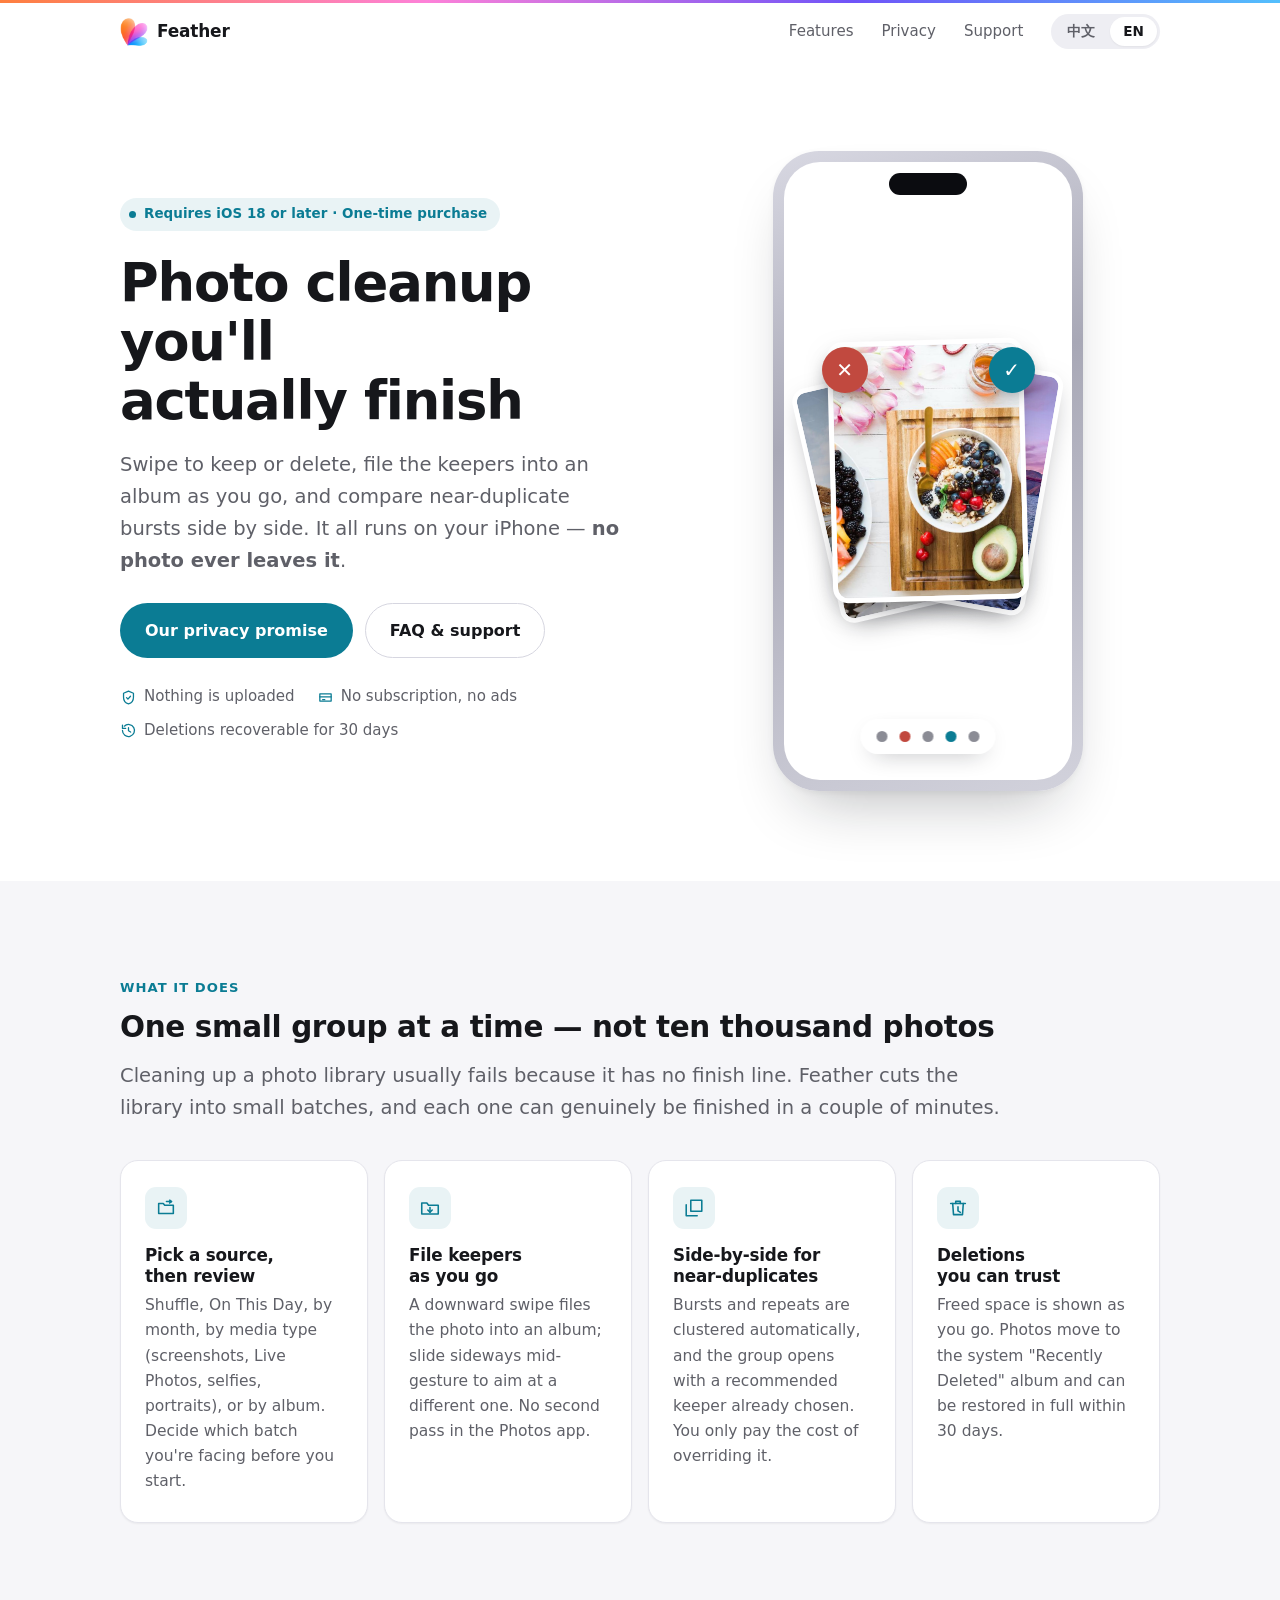
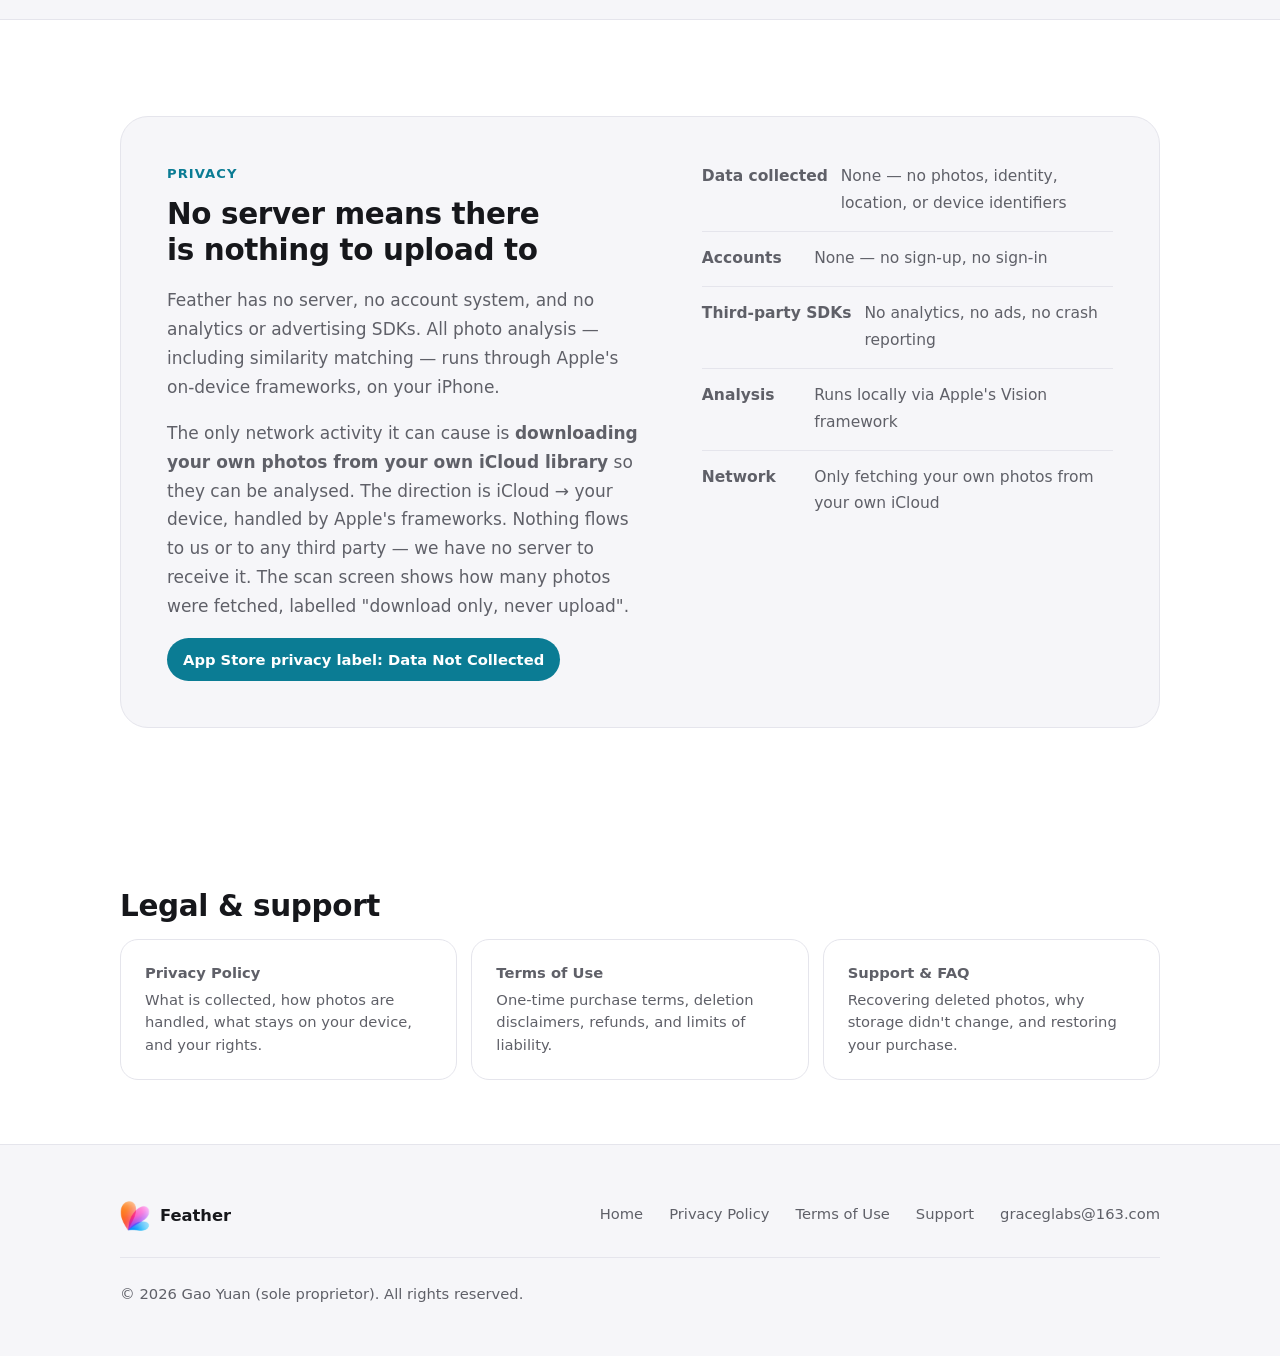
<file: feather/index.html>
<!doctype html>
<html lang="zh-CN"
      data-title-zh="轻轻 — iOS 照片清理与智能整理"
      data-title-en="Feather — On-device photo cleanup for iPhone"
      data-desc-zh="轻轻是一款全程本地处理的 iOS 照片清理工具：滑动去留、相似照片分组对比、整理即归档。不上传任何照片，一次买断无订阅。"
      data-desc-en="Feather is an on-device photo cleaner for iPhone: swipe to keep or delete, compare near-duplicate bursts, and file keepers into albums. Nothing is uploaded. One-time purchase.">
<head>
<meta charset="utf-8">
<meta name="viewport" content="width=device-width, initial-scale=1, viewport-fit=cover">
<title>轻轻 — iOS 照片清理与智能整理</title>
<meta name="description" content="轻轻是一款全程本地处理的 iOS 照片清理工具：滑动去留、相似照片分组对比、整理即归档。不上传任何照片，一次买断无订阅。">
<meta name="theme-color" content="#ffffff" media="(prefers-color-scheme: light)">
<meta name="theme-color" content="#0d0f16" media="(prefers-color-scheme: dark)">
<link rel="icon" href="brandmark.png" type="image/png">
<link rel="apple-touch-icon" href="brandmark.png">
<link rel="stylesheet" href="style.css">
<script>
(function () {
  var d = document.documentElement, K = 'feather-site-lang', l = null, m;
  try { m = location.search.match(/[?&]lang=(zh|en)/); if (m) { l = m[1]; } } catch (e) {}
  if (!l && location.hash === '#en') { l = 'en'; }
  if (!l && location.hash === '#zh') { l = 'zh'; }
  if (l) { try { localStorage.setItem(K, l); } catch (e) {} }
  if (!l) { try { var s = localStorage.getItem(K); if (s === 'zh' || s === 'en') { l = s; } } catch (e) {} }
  if (!l) {
    var n = navigator.languages || [navigator.language || ''];
    for (var i = 0; i < n.length; i++) { if (/^zh(-|_|$)/i.test(n[i] || '')) { l = 'zh'; break; } }
  }
  if (!l) {
    try {
      var t = Intl.DateTimeFormat().resolvedOptions().timeZone || '';
      if (t === 'Asia/Shanghai' || t === 'Asia/Chongqing' || t === 'Asia/Harbin' || t === 'Asia/Urumqi' || t === 'PRC') { l = 'zh'; }
    } catch (e) {}
  }
  d.setAttribute('data-lang', l || 'en');
  d.lang = (l === 'zh') ? 'zh-CN' : 'en';
  var T = d.getAttribute('data-title-' + (l || 'en'));
  if (T) { document.title = T; }
}());
</script>
<noscript><style>.langswitch { display: none; }</style></noscript>
</head>
<body>

<a class="skip" href="#main"><span lang="zh">跳到主要内容</span><span lang="en">Skip to content</span></a>

<header class="topbar">
  <div class="container topbar__inner">
    <a class="brand" href="index.html">
      <img src="brandmark.png" alt="" aria-hidden="true" width="28" height="28">
      <span lang="zh">轻轻</span><span lang="en">Feather</span>
    </a>

    <nav class="topnav" aria-label="Site">
      <a href="#features"><span lang="zh">功能</span><span lang="en">Features</span></a>
      <a href="#privacy"><span lang="zh">隐私</span><span lang="en">Privacy</span></a>
      <a href="support.html"><span lang="zh">支持</span><span lang="en">Support</span></a>
    </nav>

    <div class="langswitch" role="group" aria-label="Language / 语言">
      <button type="button" data-set-lang="zh" aria-pressed="true" lang="zh-CN">中文</button>
      <button type="button" data-set-lang="en" aria-pressed="false" lang="en">EN</button>
    </div>
  </div>
</header>

<main id="main">

  <section class="hero">
    <div class="container hero__grid">
      <div class="hero__copy">
        <p class="eyebrow">
          <span lang="zh">iOS 18 或更新版本 · 一次买断，无订阅</span>
          <span lang="en">Requires iOS 18 or later · One-time purchase</span>
        </p>

        <h1>
          <span lang="zh">让整理照片这件事<br>「值得做完」</span>
          <span lang="en">Photo cleanup you'll<br>actually finish</span>
        </h1>

        <p class="lede">
          <span lang="zh">滑动去留、整理即归档、相似照片分组对比。
            全程在你的 iPhone 本地完成，<strong>不上传任何照片数据</strong>。</span>
          <span lang="en">Swipe to keep or delete, file the keepers into an album as you go,
            and compare near-duplicate bursts side by side.
            It all runs on your iPhone — <strong>no photo ever leaves it</strong>.</span>
        </p>

        <div class="cta-row">
          <a class="btn btn--primary" href="#privacy">
            <span lang="zh">隐私承诺</span><span lang="en">Our privacy promise</span>
          </a>
          <a class="btn btn--ghost" href="support.html">
            <span lang="zh">常见问题</span><span lang="en">FAQ &amp; support</span>
          </a>
        </div>

        <ul class="trust">
          <li>
            <svg viewBox="0 0 24 24" fill="none" stroke="currentColor" stroke-width="1.8" stroke-linecap="round" stroke-linejoin="round" aria-hidden="true"><path d="M12 3 5 6v5.5c0 4.3 2.9 8.3 7 9.5 4.1-1.2 7-5.2 7-9.5V6l-7-3Z"/><path d="m9.2 12.2 2 2 3.6-4"/></svg>
            <span lang="zh">不上传任何照片</span><span lang="en">Nothing is uploaded</span>
          </li>
          <li>
            <svg viewBox="0 0 24 24" fill="none" stroke="currentColor" stroke-width="1.8" stroke-linecap="round" stroke-linejoin="round" aria-hidden="true"><path d="M4 7h16v10H4z"/><path d="M4 11h16"/><path d="M8 15h3"/></svg>
            <span lang="zh">无订阅、无广告</span><span lang="en">No subscription, no ads</span>
          </li>
          <li>
            <svg viewBox="0 0 24 24" fill="none" stroke="currentColor" stroke-width="1.8" stroke-linecap="round" stroke-linejoin="round" aria-hidden="true"><path d="M3.5 12a8.5 8.5 0 1 0 2.6-6.1"/><path d="M3.5 4.5V9H8"/><path d="M12 8v4.4l3 1.8"/></svg>
            <span lang="zh">删除后 30 天内可恢复</span><span lang="en">Deletions recoverable for 30 days</span>
          </li>
        </ul>
      </div>

      <div class="hero__visual">
        <div class="device" aria-hidden="true">
          <div class="device__screen">
            <div class="stack">
              <span class="stack__card stack__card--3">
                <img src="photo-3.jpg" alt="" width="600" height="800" decoding="async">
              </span>
              <span class="stack__card stack__card--2">
                <img src="photo-2.jpg" alt="" width="600" height="800" decoding="async">
              </span>
              <span class="stack__card stack__card--1">
                <img src="photo-1.jpg" alt="" width="600" height="800" decoding="async">
              </span>
            </div>
            <span class="verdict verdict--del">✕</span>
            <span class="verdict verdict--keep">✓</span>
            <div class="island"><i></i><i></i><i></i><i></i><i></i></div>
          </div>
        </div>
      </div>
    </div>
  </section>

  <section class="band band--tint" id="features">
    <div class="container">
      <span class="section-kicker" lang="zh">核心功能</span>
      <span class="section-kicker" lang="en">What it does</span>

      <h2>
        <span lang="zh">每次只面对一小组照片，不是一万张</span>
        <span lang="en">One small group at a time — not ten thousand photos</span>
      </h2>

      <p class="lede">
        <span lang="zh">整理照片之所以做不完，是因为它没有终点。
          轻轻把整个相册切成一小组一小组，每一组都能在几分钟内真正结束。</span>
        <span lang="en">Cleaning up a photo library usually fails because it has no finish line.
          Feather cuts the library into small batches, and each one can genuinely be finished
          in a couple of minutes.</span>
      </p>

      <div class="cards">
        <article class="card">
          <div class="card__icon">
            <svg viewBox="0 0 24 24" fill="none" stroke="currentColor" stroke-width="1.7" stroke-linecap="round" stroke-linejoin="round" aria-hidden="true"><path d="M4 7h5l1.6 2H20v9H4z"/><path d="M16 3.5 18 5l-2 1.5"/><path d="M12.5 5H18"/></svg>
          </div>
          <h3><span lang="zh">按来源挑照片回顾</span><span lang="en">Pick a source, then review</span></h3>
          <p>
            <span lang="zh">盲盒随机、去年今日、按月、按媒体类型（截屏 / 实况 / 自拍 / 人像等）、按相簿。
              先决定「看哪一批」，再开始滑。</span>
            <span lang="en">Shuffle, On This Day, by month, by media type (screenshots, Live Photos,
              selfies, portraits), or by album. Decide which batch you're facing before you start.</span>
          </p>
        </article>

        <article class="card">
          <div class="card__icon">
            <svg viewBox="0 0 24 24" fill="none" stroke="currentColor" stroke-width="1.7" stroke-linecap="round" stroke-linejoin="round" aria-hidden="true"><path d="M3 6.5h5.6L10.4 9H21v9.5H3z"/><path d="M12 11.5v5"/><path d="m9.6 14.2 2.4 2.4 2.4-2.4"/></svg>
          </div>
          <h3><span lang="zh">整理即归档</span><span lang="en">File keepers as you go</span></h3>
          <p>
            <span lang="zh">向下轻滑就把这一张归入相簿，中途横移还能改目标。
              不用整理完再回照片库做第二遍。</span>
            <span lang="en">A downward swipe files the photo into an album; slide sideways
              mid-gesture to aim at a different one. No second pass in the Photos app.</span>
          </p>
        </article>

        <article class="card">
          <div class="card__icon">
            <svg viewBox="0 0 24 24" fill="none" stroke="currentColor" stroke-width="1.7" stroke-linecap="round" stroke-linejoin="round" aria-hidden="true"><path d="M8.5 3.5h12v12h-12z"/><path d="M15.5 20.5h-12v-12"/></svg>
          </div>
          <h3><span lang="zh">相似照片分组对比</span><span lang="en">Side-by-side for near-duplicates</span></h3>
          <p>
            <span lang="zh">连拍与重复照片自动聚成一组，并且进组时已经替你选好推荐保留的那张——
              你只需要否决，不需要从头挑。</span>
            <span lang="en">Bursts and repeats are clustered automatically, and the group opens
              with a recommended keeper already chosen. You only pay the cost of overriding it.</span>
          </p>
        </article>

        <article class="card">
          <div class="card__icon">
            <svg viewBox="0 0 24 24" fill="none" stroke="currentColor" stroke-width="1.7" stroke-linecap="round" stroke-linejoin="round" aria-hidden="true"><path d="M4 7h16"/><path d="M9.5 7V4.8h5V7"/><path d="M6.2 7l.9 12.2h9.8L17.8 7"/><path d="M12 10.8v4.4l2.6 1.5"/></svg>
          </div>
          <h3><span lang="zh">可信删除</span><span lang="en">Deletions you can trust</span></h3>
          <p>
            <span lang="zh">删除时实时显示已释放空间。照片进入系统「最近删除」，
              30 天内随时可以完整恢复。</span>
            <span lang="en">Freed space is shown as you go. Photos move to the system
              "Recently Deleted" album and can be restored in full within 30 days.</span>
          </p>
        </article>
      </div>
    </div>
  </section>

  <section class="band" id="privacy">
    <div class="container">
      <div class="panel">
        <div>
          <span class="section-kicker" lang="zh">隐私承诺</span>
          <span class="section-kicker" lang="en">Privacy</span>

          <h2>
            <span lang="zh">没有服务器，就没有「上传」这回事</span>
            <span lang="en">No server means there is nothing to upload to</span>
          </h2>

          <p class="muted">
            <span lang="zh">轻轻没有服务器，没有账号体系，没有任何分析或广告 SDK。
              所有照片分析——包括相似度比对——都使用 iOS 的系统框架在你的设备本地完成。</span>
            <span lang="en">Feather has no server, no account system, and no analytics or
              advertising SDKs. All photo analysis — including similarity matching — runs
              through Apple's on-device frameworks, on your iPhone.</span>
          </p>

          <p class="muted">
            <span lang="zh">唯一会产生网络流量的情形，是把<strong>你自己存在 iCloud 里的照片下载回本机</strong>以便分析。
              方向是「你的 iCloud → 你的设备」，由 Apple 的系统框架完成，
              照片不会、也无法流向我们或任何第三方。扫描时界面会实时显示下载了多少张，
              并标明「只下载，不上传」。</span>
            <span lang="en">The only network activity it can cause is
              <strong>downloading your own photos from your own iCloud library</strong> so they
              can be analysed. The direction is iCloud → your device, handled by Apple's
              frameworks. Nothing flows to us or to any third party — we have no server to
              receive it. The scan screen shows how many photos were fetched, labelled
              "download only, never upload".</span>
          </p>

          <p>
            <span class="badge-label" lang="zh">App Store 隐私标签：不收集数据</span>
            <span class="badge-label" lang="en">App Store privacy label: Data Not Collected</span>
          </p>
        </div>

        <ul class="factlist">
          <li>
            <b><span lang="zh">数据收集</span><span lang="en">Data collected</span></b>
            <span><span lang="zh">无。不收集照片、身份、位置或设备标识符</span><span lang="en">None — no photos, identity, location, or device identifiers</span></span>
          </li>
          <li>
            <b><span lang="zh">账号体系</span><span lang="en">Accounts</span></b>
            <span><span lang="zh">无。不需要注册，也不需要登录</span><span lang="en">None — no sign-up, no sign-in</span></span>
          </li>
          <li>
            <b><span lang="zh">第三方 SDK</span><span lang="en">Third-party SDKs</span></b>
            <span><span lang="zh">无分析、无广告、无崩溃上报</span><span lang="en">No analytics, no ads, no crash reporting</span></span>
          </li>
          <li>
            <b><span lang="zh">照片分析</span><span lang="en">Analysis</span></b>
            <span><span lang="zh">由 iOS 的 Vision 框架在设备本地完成</span><span lang="en">Runs locally via Apple's Vision framework</span></span>
          </li>
          <li>
            <b><span lang="zh">网络行为</span><span lang="en">Network</span></b>
            <span><span lang="zh">仅从你自己的 iCloud 取回你自己的照片</span><span lang="en">Only fetching your own photos from your own iCloud</span></span>
          </li>
        </ul>
      </div>
    </div>
  </section>

  <section class="band band--tight" id="docs">
    <div class="container">
      <h2>
        <span lang="zh">条款与支持</span>
        <span lang="en">Legal &amp; support</span>
      </h2>

      <ul class="doclinks">
        <li>
          <a href="privacy.html">
            <strong><span lang="zh">隐私政策</span><span lang="en">Privacy Policy</span></strong>
            <span><span lang="zh">收集了什么、照片怎么被处理、本地存了什么，以及你的权利。</span><span lang="en">What is collected, how photos are handled, what stays on your device, and your rights.</span></span>
          </a>
        </li>
        <li>
          <a href="terms.html">
            <strong><span lang="zh">使用条款</span><span lang="en">Terms of Use</span></strong>
            <span><span lang="zh">一次性买断说明、删除操作免责、退款途径与责任限制。</span><span lang="en">One-time purchase terms, deletion disclaimers, refunds, and limits of liability.</span></span>
          </a>
        </li>
        <li>
          <a href="support.html">
            <strong><span lang="zh">支持与常见问题</span><span lang="en">Support &amp; FAQ</span></strong>
            <span><span lang="zh">误删怎么找回、空间为什么没变多、Pro 怎么恢复购买。</span><span lang="en">Recovering deleted photos, why storage didn't change, and restoring your purchase.</span></span>
          </a>
        </li>
      </ul>
    </div>
  </section>

</main>

<footer>
  <div class="container">
    <div class="footer__top">
      <div class="footer__brand">
        <img src="brandmark.png" alt="" aria-hidden="true" width="30" height="30">
        <span lang="zh">轻轻</span><span lang="en">Feather</span>
      </div>
      <ul class="footer__nav">
        <li><a href="index.html"><span lang="zh">首页</span><span lang="en">Home</span></a></li>
        <li><a href="privacy.html"><span lang="zh">隐私政策</span><span lang="en">Privacy Policy</span></a></li>
        <li><a href="terms.html"><span lang="zh">使用条款</span><span lang="en">Terms of Use</span></a></li>
        <li><a href="support.html"><span lang="zh">支持</span><span lang="en">Support</span></a></li>
        <li><a href="mailto:graceglabs@163.com">graceglabs@163.com</a></li>
      </ul>
    </div>

    <div class="footer__legal">
      <p class="muted" lang="zh">© <span class="js-year">2026</span> 高园（个体工商户「北京贝贝之星孕婴服装专营店」经营者）。保留所有权利。</p>
      <p class="muted" lang="en">© <span class="js-year">2026</span> Gao Yuan (sole proprietor). All rights reserved.</p>
    <template data-icp-insertion-point></template>
    </div>
  </div>
</footer>

<script src="site.js" defer></script>
</body>
</html>
</file>
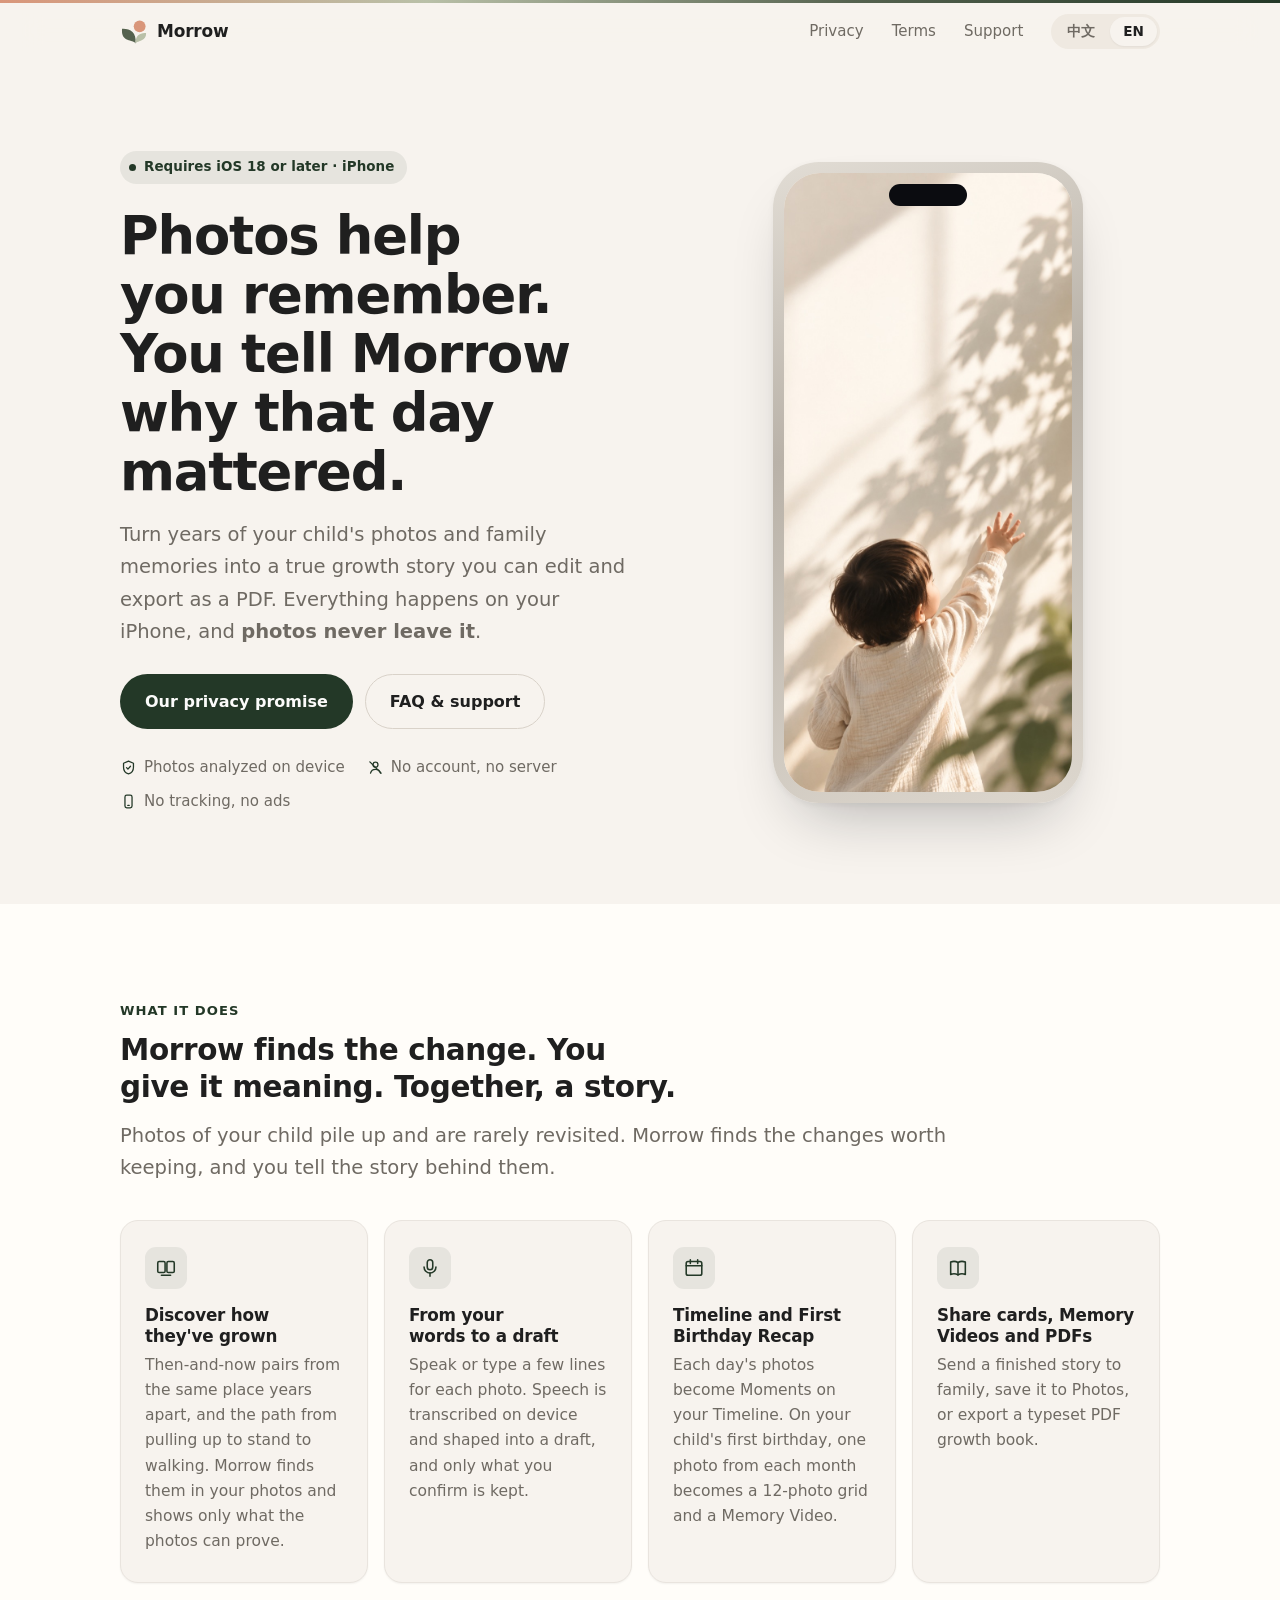
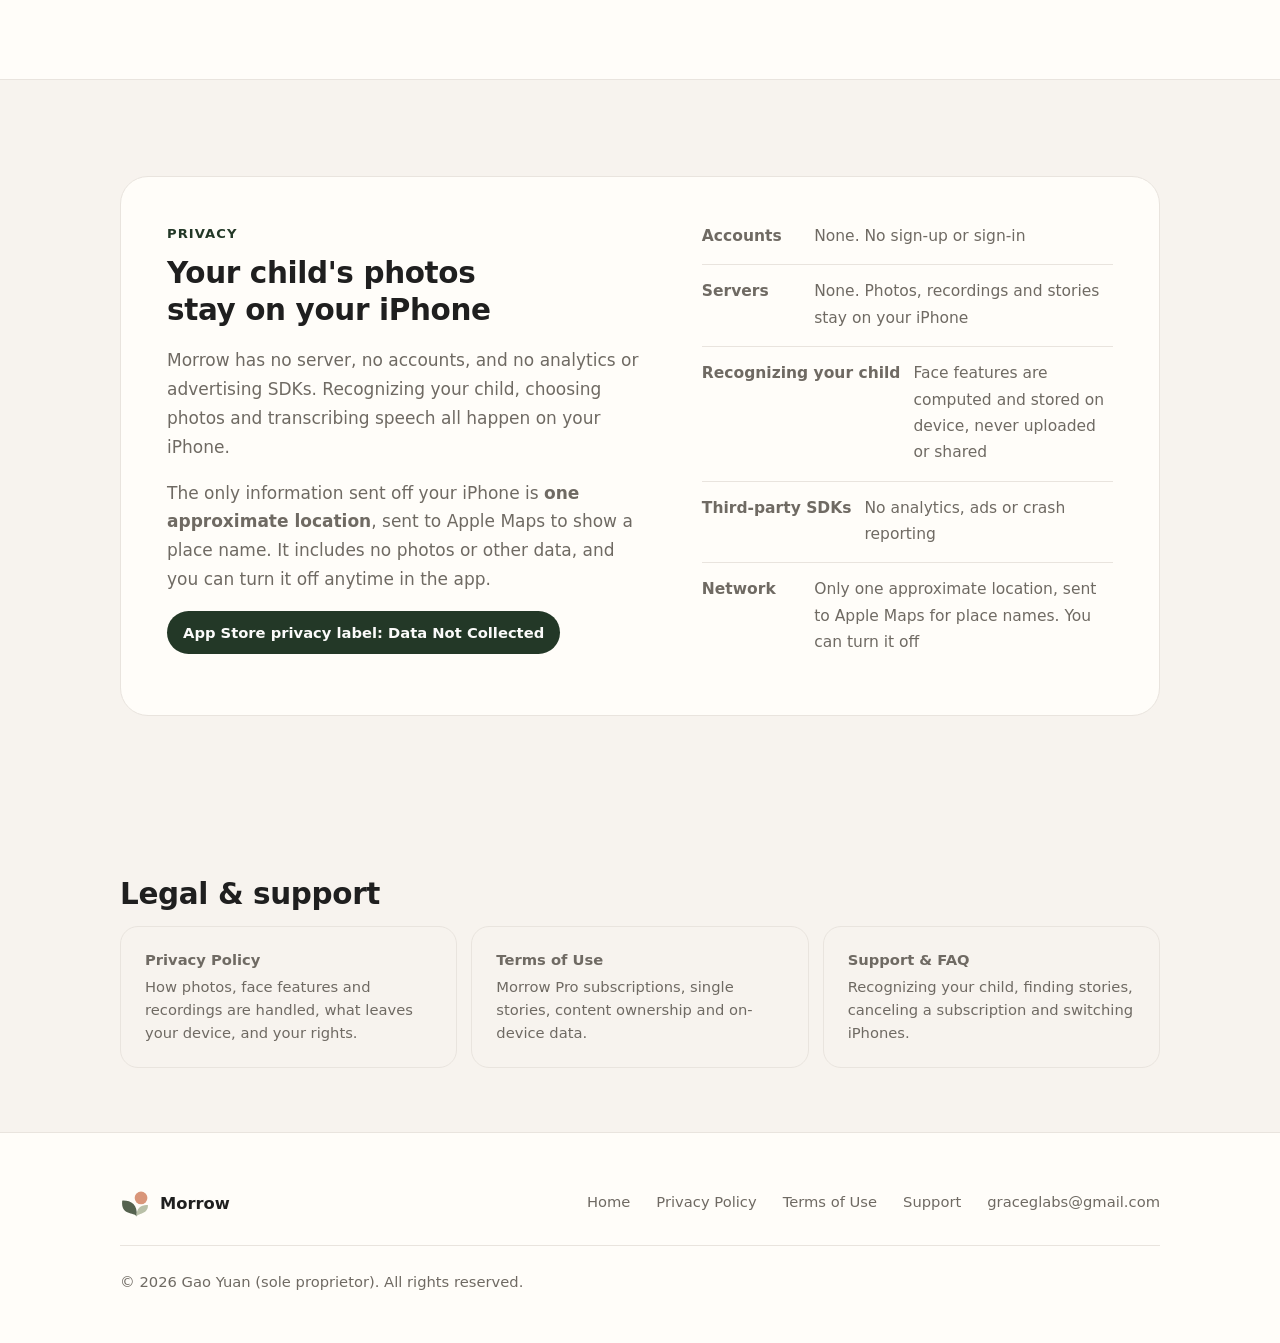
<file: morrow/index.html>
<!doctype html>
<html lang="zh-CN"
      data-title-zh="慢慢 — 让时光慢下来"
      data-title-en="Morrow — Small Moments, Bigger Tomorrow"
      data-desc-zh="慢慢帮家长把多年散落的孩子照片，完成为一篇真实、连贯、可编辑、可导出 PDF 的成长故事。照片只在你的 iPhone 上。"
      data-desc-en="Morrow turns years of your child's photos into a true, connected growth story you can edit and export as a PDF. Photos never leave your iPhone.">
<head>
<meta charset="utf-8">
<meta name="viewport" content="width=device-width, initial-scale=1, viewport-fit=cover">
<title>慢慢 — 让时光慢下来</title>
<meta name="description" content="慢慢帮家长把多年散落的孩子照片，完成为一篇真实、连贯、可编辑、可导出 PDF 的成长故事。照片只在你的 iPhone 上。">
<meta name="theme-color" content="#f7f3ee" media="(prefers-color-scheme: light)">
<meta name="theme-color" content="#161513" media="(prefers-color-scheme: dark)">
<link rel="icon" href="mark.svg" type="image/svg+xml">
<link rel="apple-touch-icon" href="mark.svg">
<link rel="stylesheet" href="style.css">
<script>
(function () {
  var d = document.documentElement, K = 'morrow-site-lang', l = null, m;
  try { m = location.search.match(/[?&]lang=(zh|en)/); if (m) { l = m[1]; } } catch (e) {}
  if (!l && location.hash === '#en') { l = 'en'; }
  if (!l && location.hash === '#zh') { l = 'zh'; }
  if (l) { try { localStorage.setItem(K, l); } catch (e) {} }
  if (!l) { try { var s = localStorage.getItem(K); if (s === 'zh' || s === 'en') { l = s; } } catch (e) {} }
  if (!l) {
    var n = navigator.languages || [navigator.language || ''];
    for (var i = 0; i < n.length; i++) { if (/^zh(-|_|$)/i.test(n[i] || '')) { l = 'zh'; break; } }
  }
  if (!l) {
    try {
      var t = Intl.DateTimeFormat().resolvedOptions().timeZone || '';
      if (t === 'Asia/Shanghai' || t === 'Asia/Chongqing' || t === 'Asia/Harbin' || t === 'Asia/Urumqi' || t === 'PRC') { l = 'zh'; }
    } catch (e) {}
  }
  d.setAttribute('data-lang', l || 'en');
  d.lang = (l === 'zh') ? 'zh-CN' : 'en';
  var T = d.getAttribute('data-title-' + (l || 'en'));
  if (T) { document.title = T; }
}());
</script>
<noscript><style>.langswitch { display: none; }</style></noscript>
</head>
<body>

<a class="skip" href="#main"><span lang="zh">跳到主要内容</span><span lang="en">Skip to content</span></a>

<header class="topbar">
  <div class="container topbar__inner">
    <a class="brand" href="index.html">
      <img src="mark.svg" alt="" aria-hidden="true" width="28" height="28">
      <span lang="zh">慢慢</span><span lang="en">Morrow</span>
    </a>

    <nav class="topnav" aria-label="Site">
      <a href="privacy.html"><span lang="zh">隐私政策</span><span lang="en">Privacy</span></a>
      <a href="terms.html"><span lang="zh">使用条款</span><span lang="en">Terms</span></a>
      <a href="support.html"><span lang="zh">支持</span><span lang="en">Support</span></a>
    </nav>

    <div class="langswitch" role="group" aria-label="Language / 语言">
      <button type="button" data-set-lang="zh" aria-pressed="true" lang="zh-CN">中文</button>
      <button type="button" data-set-lang="en" aria-pressed="false" lang="en">EN</button>
    </div>
  </div>
</header>

<main id="main">

  <section class="hero">
    <div class="container hero__grid">
      <div class="hero__copy">
        <p class="eyebrow">
          <span lang="zh">iOS 18 或更新版本 · iPhone</span><span lang="en">Requires iOS 18 or later · iPhone</span>
        </p>

        <h1>
          <span lang="zh">照片帮你想起来，<br>你来告诉慢慢，<br>那一天为什么重要</span><span lang="en">Photos help you remember.<br>You tell Morrow<br>why that day mattered.</span>
        </h1>

        <p class="lede">
          <span lang="zh">将多年散落的孩子照片与家庭记忆，整理为一篇真实、可编辑、可导出 PDF 的成长故事。全程在 iPhone 本机完成，<strong>照片不上传</strong>。</span><span lang="en">Turn years of your child's photos and family memories into a true growth story you can edit and export as a PDF. Everything happens on your iPhone, and <strong>photos never leave it</strong>.</span>
        </p>

        <div class="cta-row">
          <a class="btn btn--primary" href="#privacy">
            <span lang="zh">隐私承诺</span><span lang="en">Our privacy promise</span>
          </a>
          <a class="btn btn--ghost" href="support.html">
            <span lang="zh">常见问题</span><span lang="en">FAQ &amp; support</span>
          </a>
        </div>

        <ul class="trust">
          <li>
            <svg viewBox="0 0 24 24" fill="none" stroke="currentColor" stroke-width="1.8" stroke-linecap="round" stroke-linejoin="round" aria-hidden="true"><path d="M12 3 5 6v5.5c0 4.3 2.9 8.3 7 9.5 4.1-1.2 7-5.2 7-9.5V6l-7-3Z"/><path d="m9.2 12.2 2 2 3.6-4"/></svg>
            <span lang="zh">照片仅在本机分析</span><span lang="en">Photos analyzed on device</span>
          </li>
          <li>
            <svg viewBox="0 0 24 24" fill="none" stroke="currentColor" stroke-width="1.8" stroke-linecap="round" stroke-linejoin="round" aria-hidden="true"><circle cx="12" cy="8" r="3.5"/><path d="M5 20c.8-3.6 3.6-5.5 7-5.5s6.2 1.9 7 5.5"/><path d="m4 4 16 16"/></svg>
            <span lang="zh">无账号、无服务器</span><span lang="en">No account, no server</span>
          </li>
          <li>
            <svg viewBox="0 0 24 24" fill="none" stroke="currentColor" stroke-width="1.8" stroke-linecap="round" stroke-linejoin="round" aria-hidden="true"><rect x="7" y="3" width="10" height="18" rx="2.5"/><path d="M11 17.5h2"/></svg>
            <span lang="zh">不追踪、无广告</span><span lang="en">No tracking, no ads</span>
          </li>
        </ul>
      </div>

      <div class="hero__visual">
        <div class="device" aria-hidden="true">
          <div class="device__screen">
            <img class="device__photo" src="hero.jpg" alt="" width="720" height="1520" decoding="async">
          </div>
        </div>
      </div>
    </div>
  </section>

  <section class="band band--tint" id="features">
    <div class="container">
      <span class="section-kicker" lang="zh">慢慢能做什么</span>
      <span class="section-kicker" lang="en">What it does</span>

      <h2>
        <span lang="zh">机器发现变化，家长赋予意义，慢慢完成故事</span><span lang="en">Morrow finds the change. You give it meaning. Together, a story.</span>
      </h2>

      <p class="lede">
        <span lang="zh">孩子的照片越拍越多，却很少再被翻看。慢慢从相册中找出值得留下的变化，再由你讲述照片背后的故事。</span><span lang="en">Photos of your child pile up and are rarely revisited. Morrow finds the changes worth keeping, and you tell the story behind them.</span>
      </p>

      <div class="cards">
        <article class="card">
          <div class="card__icon">
            <svg viewBox="0 0 24 24" fill="none" stroke="currentColor" stroke-width="1.7" stroke-linecap="round" stroke-linejoin="round" aria-hidden="true"><rect x="3" y="5" width="8" height="12" rx="1.5"/><rect x="13" y="5" width="8" height="12" rx="1.5"/><path d="M7 20h10"/></svg>
          </div>
          <h3><span lang="zh">发现成长中的变化</span><span lang="en">Discover how they've grown</span></h3>
          <p>
            <span lang="zh">同一地点相隔数年的「那时 / 现在」，从扶着站到独立行走的成长路径，都能从照片中自动发现；只呈现照片能证明的事实。</span><span lang="en">Then-and-now pairs from the same place years apart, and the path from pulling up to stand to walking. Morrow finds them in your photos and shows only what the photos can prove.</span>
          </p>
        </article>

        <article class="card">
          <div class="card__icon">
            <svg viewBox="0 0 24 24" fill="none" stroke="currentColor" stroke-width="1.7" stroke-linecap="round" stroke-linejoin="round" aria-hidden="true"><rect x="9" y="3" width="6" height="11" rx="3"/><path d="M5.5 11a6.5 6.5 0 0 0 13 0"/><path d="M12 17.5V21"/></svg>
          </div>
          <h3><span lang="zh">讲述与成稿</span><span lang="en">From your words to a draft</span></h3>
          <p>
            <span lang="zh">为每张照片说几句或写几句，语音在本机转为文字并整理为初稿；故事中只保留你确认过的内容。</span><span lang="en">Speak or type a few lines for each photo. Speech is transcribed on device and shaped into a draft, and only what you confirm is kept.</span>
          </p>
        </article>

        <article class="card">
          <div class="card__icon">
            <svg viewBox="0 0 24 24" fill="none" stroke="currentColor" stroke-width="1.7" stroke-linecap="round" stroke-linejoin="round" aria-hidden="true"><rect x="3.5" y="5" width="17" height="15" rx="2"/><path d="M3.5 9.5h17"/><path d="M8 3v4M16 3v4"/></svg>
          </div>
          <h3><span lang="zh">时光与周岁回忆</span><span lang="en">Timeline and First Birthday Recap</span></h3>
          <p>
            <span lang="zh">每天的照片整理为时光中的成长瞬间；孩子满一岁时，从十二个月中各选一张，生成十二宫格与回忆视频。</span><span lang="en">Each day's photos become Moments on your Timeline. On your child's first birthday, one photo from each month becomes a 12-photo grid and a Memory Video.</span>
          </p>
        </article>

        <article class="card">
          <div class="card__icon">
            <svg viewBox="0 0 24 24" fill="none" stroke="currentColor" stroke-width="1.7" stroke-linecap="round" stroke-linejoin="round" aria-hidden="true"><path d="M4 5.5C6.5 4.5 9.5 4.5 12 6c2.5-1.5 5.5-1.5 8-.5V19c-2.5-1-5.5-1-8 .5-2.5-1.5-5.5-1.5-8-.5Z"/><path d="M12 6v13.5"/></svg>
          </div>
          <h3><span lang="zh">分享卡、回忆视频与 PDF</span><span lang="en">Share cards, Memory Videos and PDFs</span></h3>
          <p>
            <span lang="zh">完成的故事可发给家人、存到相册，或导出排版好的 PDF 成长书。</span><span lang="en">Send a finished story to family, save it to Photos, or export a typeset PDF growth book.</span>
          </p>
        </article>
      </div>
    </div>
  </section>

  <section class="band" id="privacy">
    <div class="container">
      <div class="panel">
        <div>
          <span class="section-kicker" lang="zh">隐私承诺</span>
          <span class="section-kicker" lang="en">Privacy</span>

          <h2>
            <span lang="zh">孩子的照片，只留在你的 iPhone 上</span><span lang="en">Your child's photos stay on your iPhone</span>
          </h2>

          <p class="muted">
            <span lang="zh">慢慢没有服务器与账号体系，也不含任何统计或广告 SDK。识别孩子、挑选照片与语音转写均在本机完成。</span><span lang="en">Morrow has no server, no accounts, and no analytics or advertising SDKs. Recognizing your child, choosing photos and transcribing speech all happen on your iPhone.</span>
          </p>

          <p class="muted">
            <span lang="zh">唯一对外发送的信息，是为显示地名提交给 Apple 地图的<strong>一处大致坐标</strong>，不含照片及其他信息，可随时在 App 中关闭。</span><span lang="en">The only information sent off your iPhone is <strong>one approximate location</strong>, sent to Apple Maps to show a place name. It includes no photos or other data, and you can turn it off anytime in the app.</span>
          </p>

          <p>
            <span class="badge-label" lang="zh">App Store 隐私标签：不收集数据</span>
            <span class="badge-label" lang="en">App Store privacy label: Data Not Collected</span>
          </p>
        </div>

        <ul class="factlist">
          <li>
            <b><span lang="zh">账号</span><span lang="en">Accounts</span></b>
            <span><span lang="zh">无需注册或登录</span><span lang="en">None. No sign-up or sign-in</span></span>
          </li>
          <li>
            <b><span lang="zh">服务器</span><span lang="en">Servers</span></b>
            <span><span lang="zh">无。照片、录音与故事仅保存在本机</span><span lang="en">None. Photos, recordings and stories stay on your iPhone</span></span>
          </li>
          <li>
            <b><span lang="zh">认出孩子</span><span lang="en">Recognizing your child</span></b>
            <span><span lang="zh">人脸特征仅在本机计算与保存，不上传、不共享</span><span lang="en">Face features are computed and stored on device, never uploaded or shared</span></span>
          </li>
          <li>
            <b><span lang="zh">第三方 SDK</span><span lang="en">Third-party SDKs</span></b>
            <span><span lang="zh">无统计、广告与崩溃上报</span><span lang="en">No analytics, ads or crash reporting</span></span>
          </li>
          <li>
            <b><span lang="zh">网络行为</span><span lang="en">Network</span></b>
            <span><span lang="zh">仅查询地名时向 Apple 地图发送一处大致坐标，可关闭</span><span lang="en">Only one approximate location, sent to Apple Maps for place names. You can turn it off</span></span>
          </li>
        </ul>
      </div>
    </div>
  </section>

  <section class="band band--tight" id="docs">
    <div class="container">
      <h2>
        <span lang="zh">条款与支持</span><span lang="en">Legal &amp; support</span>
      </h2>

      <ul class="doclinks">
        <li>
          <a href="privacy.html">
            <strong><span lang="zh">隐私政策</span><span lang="en">Privacy Policy</span></strong>
            <span><span lang="zh">照片、人脸特征与录音的处理方式、对外发送的信息及你的权利。</span><span lang="en">How photos, face features and recordings are handled, what leaves your device, and your rights.</span></span>
          </a>
        </li>
        <li>
          <a href="terms.html">
            <strong><span lang="zh">使用条款</span><span lang="en">Terms of Use</span></strong>
            <span><span lang="zh">慢慢 Pro 自动续期订阅、单篇故事、内容归属与本机数据。</span><span lang="en">Morrow Pro subscriptions, single stories, content ownership and on-device data.</span></span>
          </a>
        </li>
        <li>
          <a href="support.html">
            <strong><span lang="zh">支持与常见问题</span><span lang="en">Support & FAQ</span></strong>
            <span><span lang="zh">无法识别孩子、尚未发现故事、取消订阅与更换设备。</span><span lang="en">Recognizing your child, finding stories, canceling a subscription and switching iPhones.</span></span>
          </a>
        </li>
      </ul>
    </div>
  </section>

</main>

<footer>
  <div class="container">
    <div class="footer__top">
      <div class="footer__brand">
        <img src="mark.svg" alt="" aria-hidden="true" width="30" height="30">
        <span lang="zh">慢慢</span><span lang="en">Morrow</span>
      </div>
      <ul class="footer__nav">
        <li><a href="index.html"><span lang="zh">首页</span><span lang="en">Home</span></a></li>
        <li><a href="privacy.html"><span lang="zh">隐私政策</span><span lang="en">Privacy Policy</span></a></li>
        <li><a href="terms.html"><span lang="zh">使用条款</span><span lang="en">Terms of Use</span></a></li>
        <li><a href="support.html"><span lang="zh">支持</span><span lang="en">Support</span></a></li>
        <li><span lang="zh"><a href="mailto:graceglabs@163.com">graceglabs@163.com</a></span><span lang="en"><a href="mailto:graceglabs@gmail.com">graceglabs@gmail.com</a></span></li>
      </ul>
    </div>

    <div class="footer__legal">
      <p class="muted" lang="zh">© <span class="js-year">2026</span> 高园（个体工商户「北京贝贝之星孕婴服装专营店」经营者）。保留所有权利。</p>
      <p class="muted" lang="en">© <span class="js-year">2026</span> Gao Yuan (sole proprietor). All rights reserved.</p>
    <template data-icp-insertion-point></template>
    </div>
  </div>
</footer>

<script src="site.js" defer></script>
</body>
</html>
</file>
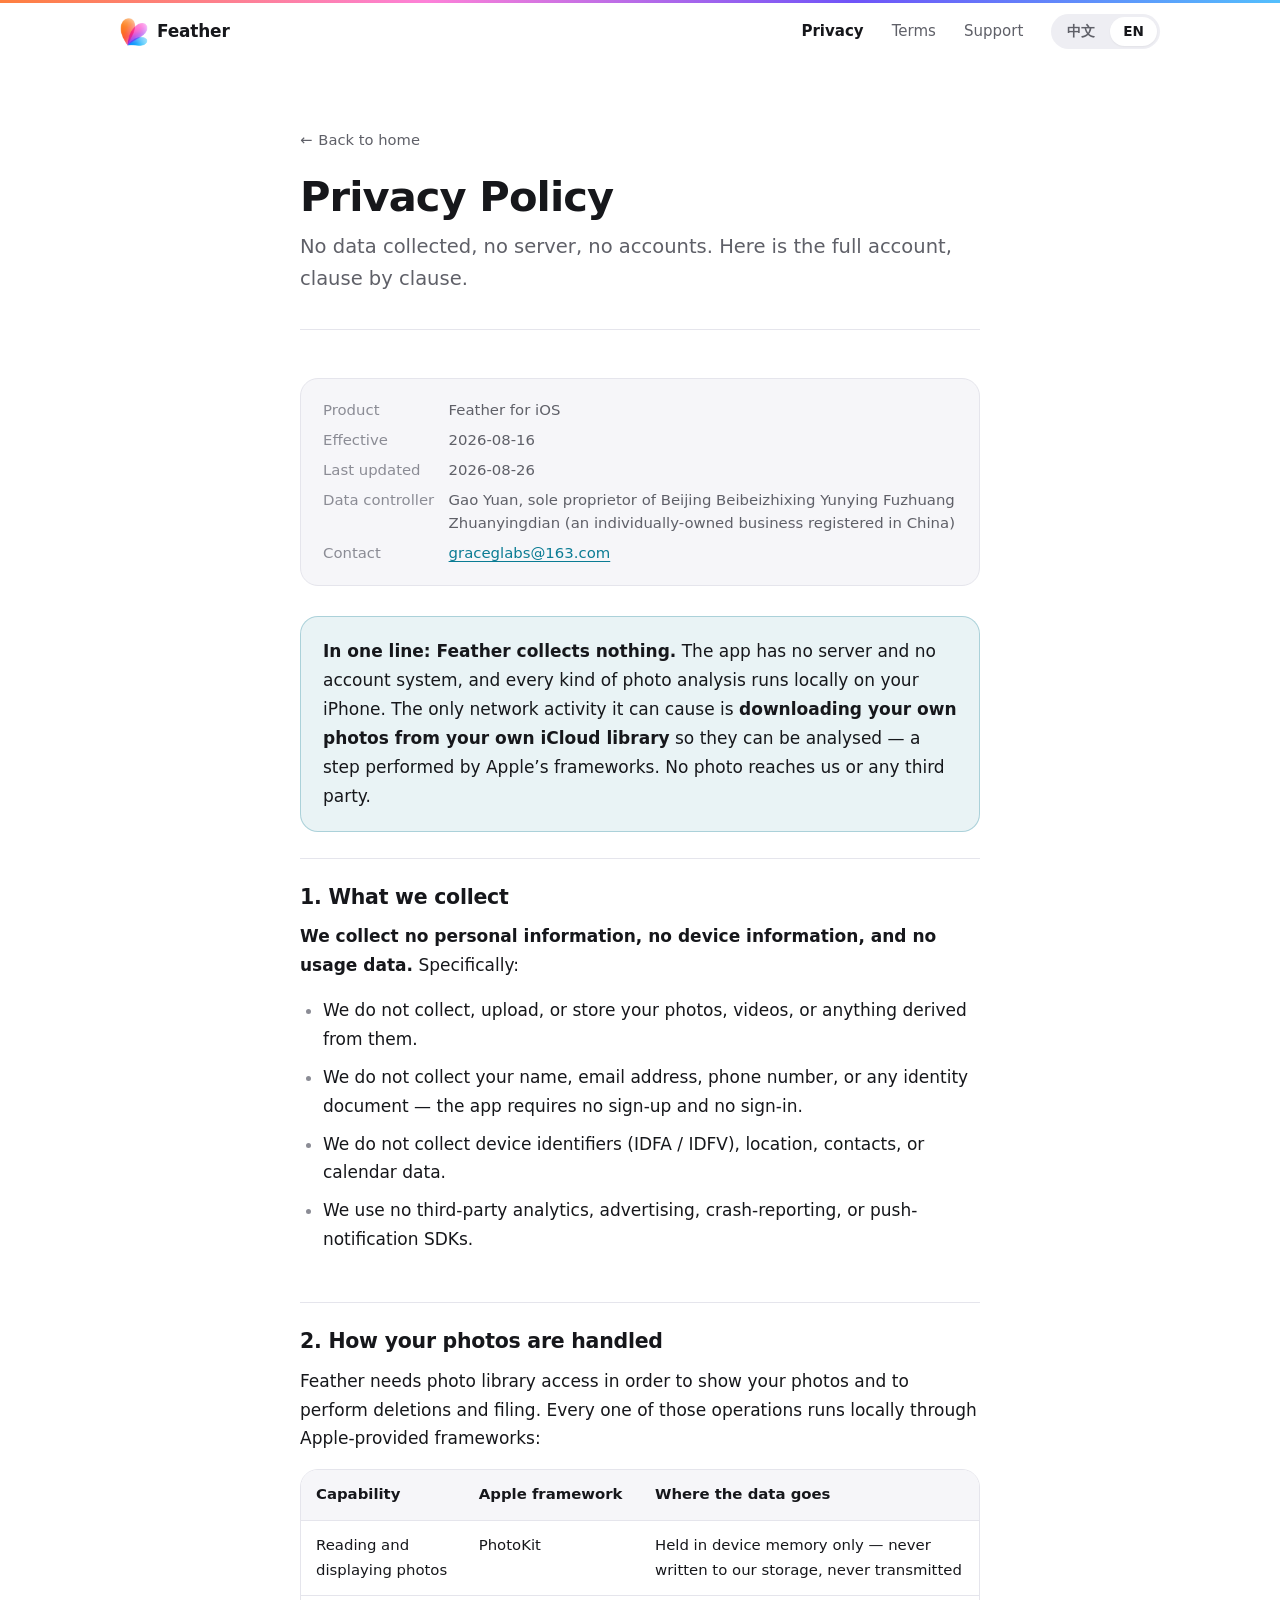
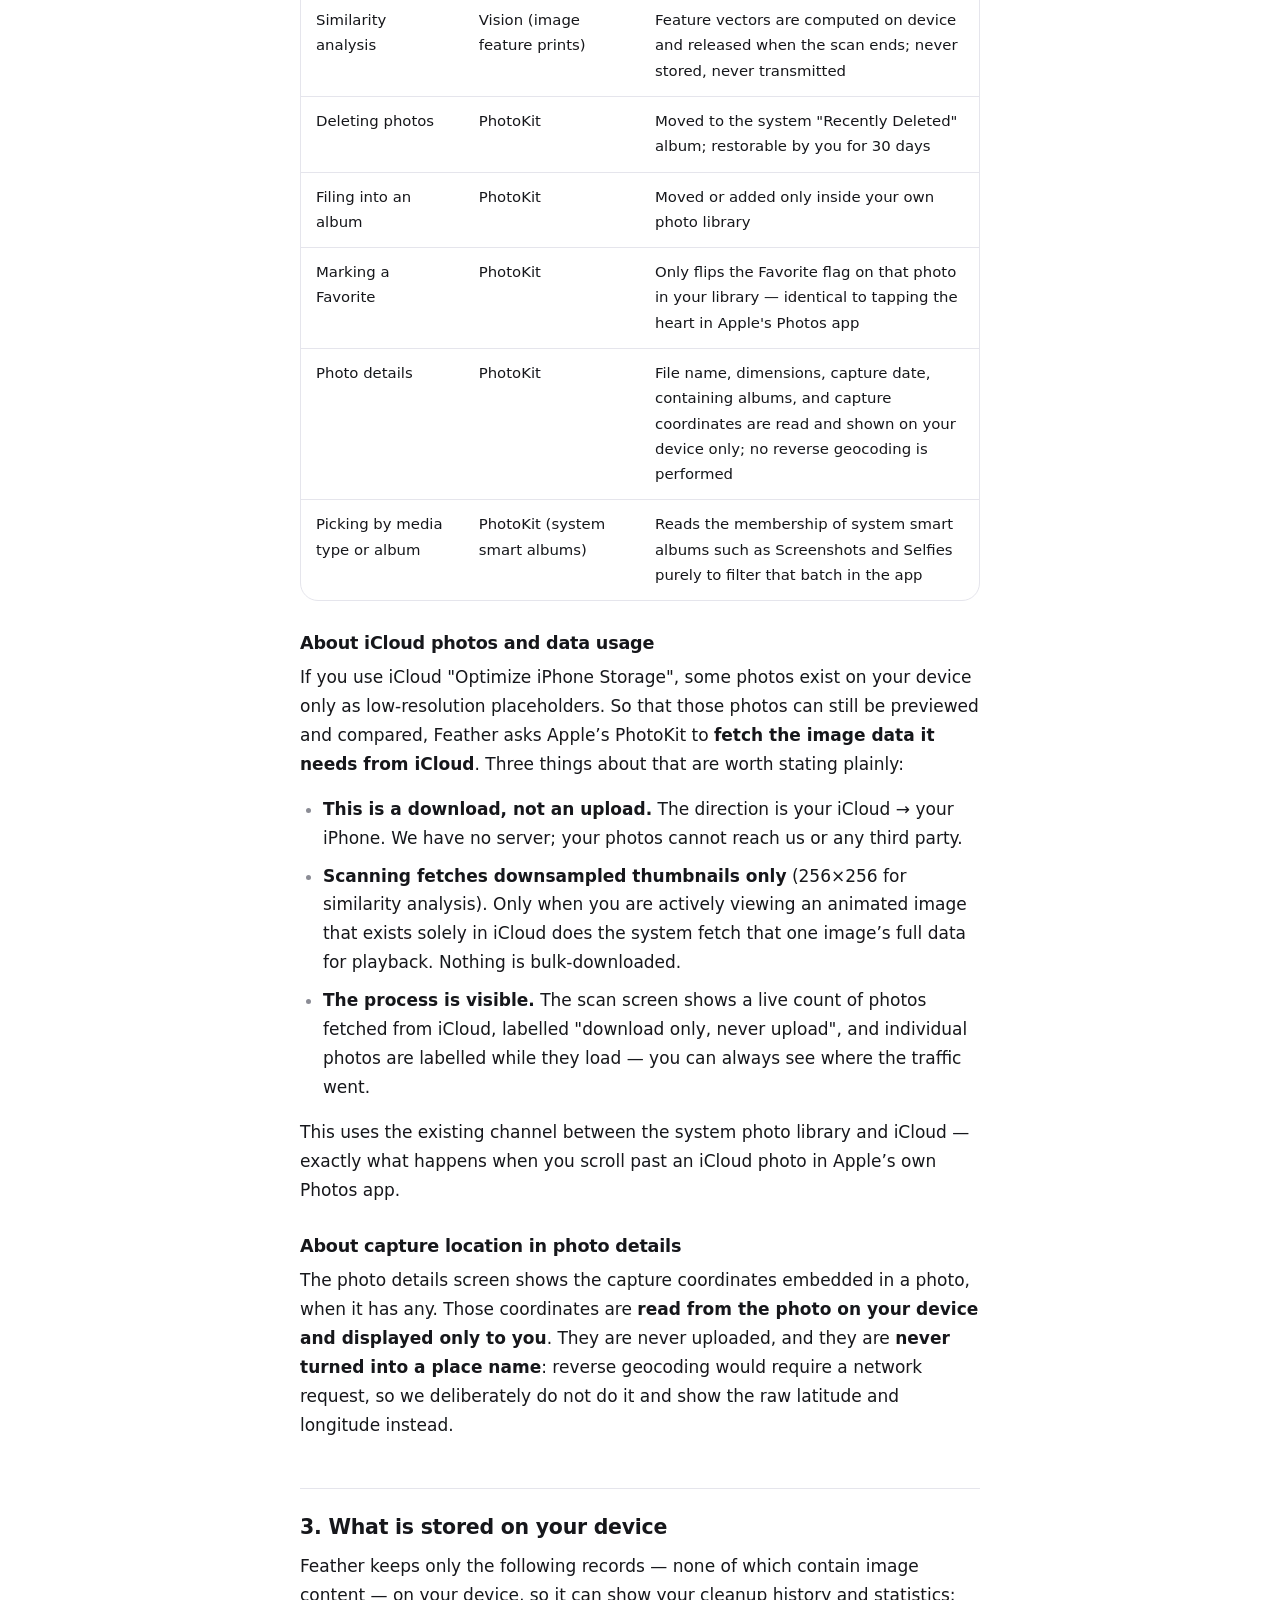
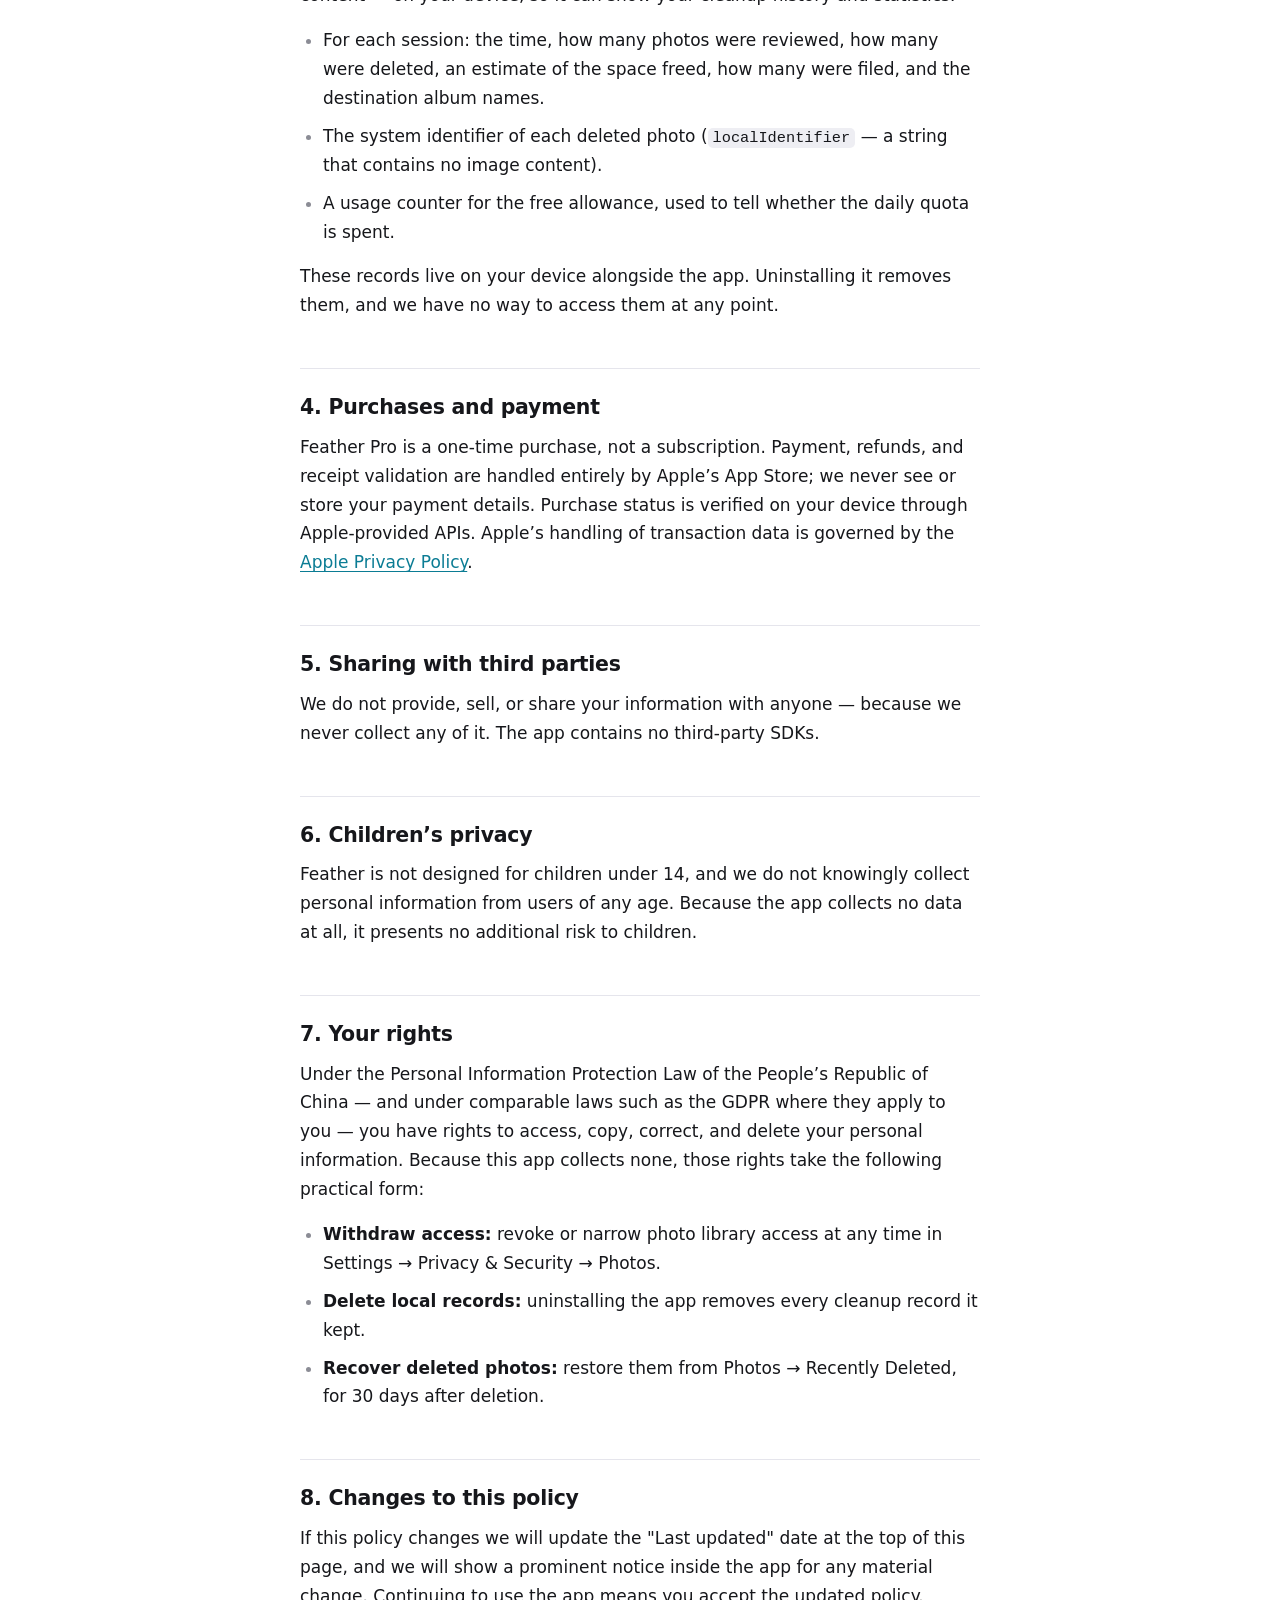
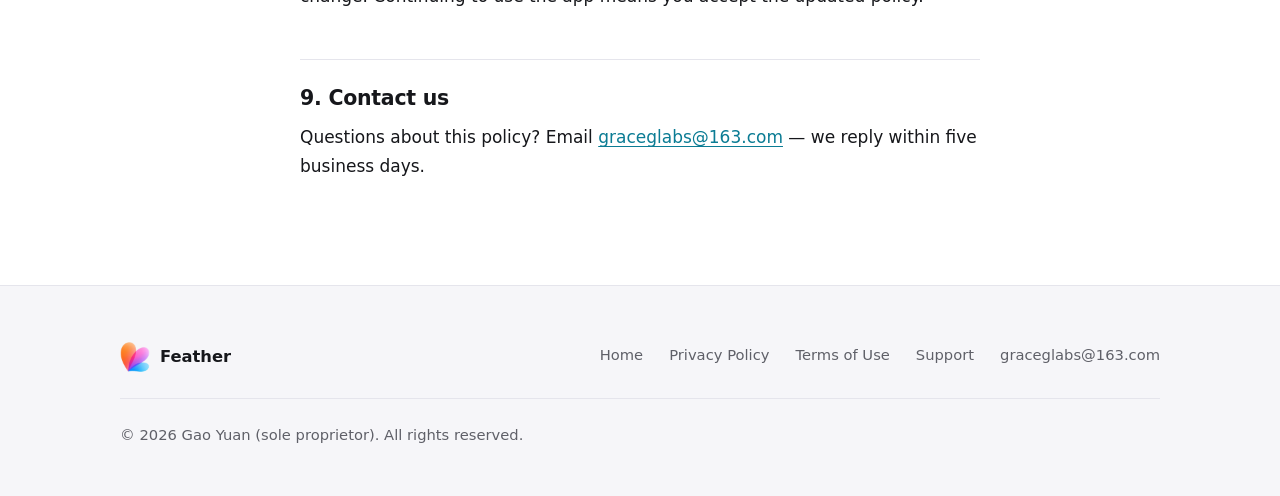
<file: feather/privacy.html>
<!doctype html>
<html lang="zh-CN"
      data-title-zh="隐私政策 — 轻轻"
      data-title-en="Privacy Policy — Feather"
      data-desc-zh="轻轻隐私政策：不收集任何数据，所有照片分析在设备本地完成；仅在需要时从你自己的 iCloud 下载照片，绝不上传。"
      data-desc-en="Feather privacy policy: no data is collected and all photo analysis runs on device. Photos are only ever downloaded from your own iCloud, never uploaded.">
<head>
<meta charset="utf-8">
<meta name="viewport" content="width=device-width, initial-scale=1, viewport-fit=cover">
<title>隐私政策 — 轻轻</title>
<meta name="description" content="轻轻隐私政策：不收集任何数据，所有照片分析在设备本地完成；仅在需要时从你自己的 iCloud 下载照片，绝不上传。">
<meta name="theme-color" content="#ffffff" media="(prefers-color-scheme: light)">
<meta name="theme-color" content="#0d0f16" media="(prefers-color-scheme: dark)">
<link rel="icon" href="brandmark.png" type="image/png">
<link rel="apple-touch-icon" href="brandmark.png">
<link rel="stylesheet" href="style.css">
<script>
(function () {
  var d = document.documentElement, K = 'feather-site-lang', l = null, m;
  try { m = location.search.match(/[?&]lang=(zh|en)/); if (m) { l = m[1]; } } catch (e) {}
  if (!l && location.hash === '#en') { l = 'en'; }
  if (!l && location.hash === '#zh') { l = 'zh'; }
  if (l) { try { localStorage.setItem(K, l); } catch (e) {} }
  if (!l) { try { var s = localStorage.getItem(K); if (s === 'zh' || s === 'en') { l = s; } } catch (e) {} }
  if (!l) {
    var n = navigator.languages || [navigator.language || ''];
    for (var i = 0; i < n.length; i++) { if (/^zh(-|_|$)/i.test(n[i] || '')) { l = 'zh'; break; } }
  }
  if (!l) {
    try {
      var t = Intl.DateTimeFormat().resolvedOptions().timeZone || '';
      if (t === 'Asia/Shanghai' || t === 'Asia/Chongqing' || t === 'Asia/Harbin' || t === 'Asia/Urumqi' || t === 'PRC') { l = 'zh'; }
    } catch (e) {}
  }
  d.setAttribute('data-lang', l || 'en');
  d.lang = (l === 'zh') ? 'zh-CN' : 'en';
  var T = d.getAttribute('data-title-' + (l || 'en'));
  if (T) { document.title = T; }
}());
</script>
<noscript><style>.langswitch { display: none; }</style></noscript>
</head>
<body>

<a class="skip" href="#main"><span lang="zh">跳到主要内容</span><span lang="en">Skip to content</span></a>

<header class="topbar">
  <div class="container topbar__inner">
    <a class="brand" href="index.html">
      <img src="brandmark.png" alt="" aria-hidden="true" width="28" height="28">
      <span lang="zh">轻轻</span><span lang="en">Feather</span>
    </a>

    <nav class="topnav" aria-label="Site">
      <a href="privacy.html" aria-current="page"><span lang="zh">隐私政策</span><span lang="en">Privacy</span></a>
      <a href="terms.html"><span lang="zh">使用条款</span><span lang="en">Terms</span></a>
      <a href="support.html"><span lang="zh">支持</span><span lang="en">Support</span></a>
    </nav>

    <div class="langswitch" role="group" aria-label="Language / 语言">
      <button type="button" data-set-lang="zh" aria-pressed="true" lang="zh-CN">中文</button>
      <button type="button" data-set-lang="en" aria-pressed="false" lang="en">EN</button>
    </div>
  </div>
</header>

<main id="main">
  <div class="container prose">

    <div class="pagehead">
      <a class="back" href="index.html">
        <span aria-hidden="true">←</span>
        <span lang="zh">返回首页</span><span lang="en">Back to home</span>
      </a>
      <h1><span lang="zh">隐私政策</span><span lang="en">Privacy Policy</span></h1>
      <p class="lede"><span lang="zh">不收集数据、没有服务器、没有账号体系。下面是逐条的完整说明。</span><span lang="en">No data collected, no server, no accounts. Here is the full account, clause by clause.</span></p>
    </div>

    <div class="doc">
      <dl class="meta">
        <div>
          <dt><span lang="zh">适用产品</span><span lang="en">Product</span></dt>
          <dd><span lang="zh">轻轻 iOS 应用</span><span lang="en">Feather for iOS</span></dd>
        </div>
        <div>
          <dt><span lang="zh">生效日期</span><span lang="en">Effective</span></dt>
          <dd>2026-08-16</dd>
        </div>
        <div>
          <dt><span lang="zh">最近更新</span><span lang="en">Last updated</span></dt>
          <dd>2026-08-26</dd>
        </div>
        <div>
          <dt><span lang="zh">个人信息处理者</span><span lang="en">Data controller</span></dt>
          <dd>
            <span lang="zh">高园（个体工商户「北京贝贝之星孕婴服装专营店」经营者）</span>
            <span lang="en">Gao Yuan, sole proprietor of Beijing Beibeizhixing Yunying Fuzhuang Zhuanyingdian (an individually-owned business registered in China)</span>
          </dd>
        </div>
        <div>
          <dt><span lang="zh">联系邮箱</span><span lang="en">Contact</span></dt>
          <dd><a href="mailto:graceglabs@163.com">graceglabs@163.com</a></dd>
        </div>
      </dl>
      <div class="callout">
      <p><span lang="zh"><strong>一句话结论：轻轻不收集你的任何数据。</strong>App 没有服务器、没有账号体系，所有照片分析都在你的 iPhone 本地完成。唯一会产生网络流量的情形，是把<strong>你自己存在 iCloud 里的照片下载回本机</strong>以便分析，这一步由 Apple 的系统框架完成，照片不会流向我们或任何第三方。</span><span lang="en"><strong>In one line: Feather collects nothing.</strong> The app has no server and no account system, and every kind of photo analysis runs locally on your iPhone. The only network activity it can cause is <strong>downloading your own photos from your own iCloud library</strong> so they can be analysed — a step performed by Apple’s frameworks. No photo reaches us or any third party.</span></p>
      </div>
      <h2><span lang="zh">一、我们收集哪些信息</span><span lang="en">1. What we collect</span></h2>
      <p><span lang="zh"><strong>我们不收集任何个人信息，也不收集任何设备信息或使用数据。</strong>具体而言：</span><span lang="en"><strong>We collect no personal information, no device information, and no usage data.</strong> Specifically:</span></p>
      <ul>
        <li><span lang="zh">不收集、不上传、不存储你的照片、视频或其中的任何内容。</span><span lang="en">We do not collect, upload, or store your photos, videos, or anything derived from them.</span></li>
        <li><span lang="zh">不收集姓名、邮箱、手机号、身份证件等身份信息（App 无需注册或登录）。</span><span lang="en">We do not collect your name, email address, phone number, or any identity document — the app requires no sign-up and no sign-in.</span></li>
        <li><span lang="zh">不收集设备标识符（IDFA / IDFV）、位置、通讯录、日历等信息。</span><span lang="en">We do not collect device identifiers (IDFA / IDFV), location, contacts, or calendar data.</span></li>
        <li><span lang="zh">不使用任何第三方分析、广告、崩溃上报或推送 SDK。</span><span lang="en">We use no third-party analytics, advertising, crash-reporting, or push-notification SDKs.</span></li>
      </ul>
      <h2><span lang="zh">二、照片是怎么被处理的</span><span lang="en">2. How your photos are handled</span></h2>
      <p><span lang="zh">轻轻需要你授予相册访问权限，才能显示照片、执行删除与归档。这些操作全部通过 Apple 提供的系统框架在设备本地完成：</span><span lang="en">Feather needs photo library access in order to show your photos and to perform deletions and filing. Every one of those operations runs locally through Apple-provided frameworks:</span></p>
      <div class="table-scroll" lang="zh">
        <table>
          <thead><tr><th>能力</th><th>使用的系统框架</th><th>数据去向</th></tr></thead>
          <tbody>
            <tr><td>读取与显示照片</td><td>PhotoKit</td><td>仅在设备内存中，不落盘、不外发</td></tr>
            <tr><td>相似照片分析</td><td>Vision（图像特征向量）</td><td>特征在设备本地计算并在本次扫描结束后释放，不保存、不外发</td></tr>
            <tr><td>删除照片</td><td>PhotoKit</td><td>移入系统「最近删除」，30 天内可由你恢复</td></tr>
            <tr><td>归档到相册</td><td>PhotoKit</td><td>仅在你的设备相册内移动 / 添加</td></tr>
            <tr><td>收藏 / 取消收藏</td><td>PhotoKit</td><td>只修改这张照片在你相册里的「个人收藏」标记，等同于你在系统「照片」App 里点心形</td></tr>
            <tr><td>查看照片详情</td><td>PhotoKit</td><td>读取文件名、尺寸、拍摄时间、所属相簿与拍摄位置，仅在本机显示，不外发、不做地名查询</td></tr>
            <tr><td>按类型 / 相簿挑照片</td><td>PhotoKit（系统智能相册）</td><td>读取系统已经维护好的「截屏」「自拍」等智能相册的成员关系，只用于在 App 内筛出这一批照片，不外发</td></tr>
          </tbody>
        </table>
      </div>
      <div class="table-scroll" lang="en">
        <table>
          <thead><tr><th>Capability</th><th>Apple framework</th><th>Where the data goes</th></tr></thead>
          <tbody>
            <tr><td>Reading and displaying photos</td><td>PhotoKit</td><td>Held in device memory only — never written to our storage, never transmitted</td></tr>
            <tr><td>Similarity analysis</td><td>Vision (image feature prints)</td><td>Feature vectors are computed on device and released when the scan ends; never stored, never transmitted</td></tr>
            <tr><td>Deleting photos</td><td>PhotoKit</td><td>Moved to the system "Recently Deleted" album; restorable by you for 30 days</td></tr>
            <tr><td>Filing into an album</td><td>PhotoKit</td><td>Moved or added only inside your own photo library</td></tr>
            <tr><td>Marking a Favorite</td><td>PhotoKit</td><td>Only flips the Favorite flag on that photo in your library — identical to tapping the heart in Apple's Photos app</td></tr>
            <tr><td>Photo details</td><td>PhotoKit</td><td>File name, dimensions, capture date, containing albums, and capture coordinates are read and shown on your device only; no reverse geocoding is performed</td></tr>
            <tr><td>Picking by media type or album</td><td>PhotoKit (system smart albums)</td><td>Reads the membership of system smart albums such as Screenshots and Selfies purely to filter that batch in the app</td></tr>
          </tbody>
        </table>
      </div>
      <h3><span lang="zh">关于 iCloud 照片与流量</span><span lang="en">About iCloud photos and data usage</span></h3>
      <p><span lang="zh">如果你开启了 iCloud「优化 iPhone 存储空间」，部分照片在本机只保留低清占位图。为了让这些照片也能参与相似度分析、能被正常预览，轻轻会通过 Apple 的 PhotoKit <strong>向 iCloud 请求下载展示所需的照片数据</strong>。关于这件事，有三点需要说清楚：</span><span lang="en">If you use iCloud "Optimize iPhone Storage", some photos exist on your device only as low-resolution placeholders. So that those photos can still be previewed and compared, Feather asks Apple’s PhotoKit to <strong>fetch the image data it needs from iCloud</strong>. Three things about that are worth stating plainly:</span></p>
      <ul>
        <li><span lang="zh"><strong>这是下载，不是上传。</strong>数据方向是「你的 iCloud → 你的 iPhone」，我们没有服务器，照片不会、也无法流向我们或任何第三方。</span><span lang="en"><strong>This is a download, not an upload.</strong> The direction is your iCloud → your iPhone. We have no server; your photos cannot reach us or any third party.</span></li>
        <li><span lang="zh"><strong>扫描只取降采样缩略图</strong>（相似度分析用 256×256）。只有当你正在查看一张动图、并且它仅存于 iCloud 时，系统才会下载该动图的完整数据以便播放；不会批量下载。</span><span lang="en"><strong>Scanning fetches downsampled thumbnails only</strong> (256×256 for similarity analysis). Only when you are actively viewing an animated image that exists solely in iCloud does the system fetch that one image’s full data for playback. Nothing is bulk-downloaded.</span></li>
        <li><span lang="zh"><strong>过程可见。</strong>扫描界面会实时显示「其中 N 张从 iCloud 下载 · 只下载，不上传」，单张照片加载时也会标明来源，你随时可以知道流量花在哪里。</span><span lang="en"><strong>The process is visible.</strong> The scan screen shows a live count of photos fetched from iCloud, labelled "download only, never upload", and individual photos are labelled while they load — you can always see where the traffic went.</span></li>
      </ul>
      <p><span lang="zh">这一行为使用的是系统相册与 iCloud 之间的既有通道，与你在系统「照片」App 里浏览一张 iCloud 照片时发生的事情完全相同。</span><span lang="en">This uses the existing channel between the system photo library and iCloud — exactly what happens when you scroll past an iCloud photo in Apple’s own Photos app.</span></p>
      <h3><span lang="zh">关于照片详情里的拍摄位置</span><span lang="en">About capture location in photo details</span></h3>
      <p><span lang="zh">「照片详情」会显示这张照片自带的拍摄坐标（如果有）。这个坐标<strong>只从你本机的照片读出来、只显示给你看</strong>，不会被上传，也<strong>不会被拿去查询地名</strong>——反向地理编码需要联网请求，我们刻意没有做，宁可只显示一行原始经纬度。</span><span lang="en">The photo details screen shows the capture coordinates embedded in a photo, when it has any. Those coordinates are <strong>read from the photo on your device and displayed only to you</strong>. They are never uploaded, and they are <strong>never turned into a place name</strong>: reverse geocoding would require a network request, so we deliberately do not do it and show the raw latitude and longitude instead.</span></p>
      <h2><span lang="zh">三、本地存储了什么</span><span lang="en">3. What is stored on your device</span></h2>
      <p><span lang="zh">轻轻只在你的设备本地保存以下与照片内容无关的记录，用于展示整理历史与统计：</span><span lang="en">Feather keeps only the following records — none of which contain image content — on your device, so it can show your cleanup history and statistics:</span></p>
      <ul>
        <li><span lang="zh">每次整理的时间、处理张数、删除张数、释放空间估算值、归档张数与目标相册名。</span><span lang="en">For each session: the time, how many photos were reviewed, how many were deleted, an estimate of the space freed, how many were filed, and the destination album names.</span></li>
        <li><span lang="zh">被删除照片的系统标识符（<code>localIdentifier</code>，一串不含任何图像内容的字符串）。</span><span lang="en">The system identifier of each deleted photo (<code>localIdentifier</code> — a string that contains no image content).</span></li>
        <li><span lang="zh">免费功能的使用计数（用于判断是否已用完免费额度）。</span><span lang="en">A usage counter for the free allowance, used to tell whether the daily quota is spent.</span></li>
      </ul>
      <p><span lang="zh">这些记录随 App 一同保存在设备上，卸载 App 即被系统删除，我们无法访问。</span><span lang="en">These records live on your device alongside the app. Uninstalling it removes them, and we have no way to access them at any point.</span></p>
      <h2><span lang="zh">四、内购与支付</span><span lang="en">4. Purchases and payment</span></h2>
      <p><span lang="zh">轻轻 Pro 是一次性买断（非订阅）。支付、退款与购买凭证校验全部由 Apple 的 App Store 完成，我们不接触也不存储你的支付信息。购买状态通过 Apple 提供的接口在设备本地校验。Apple 对交易信息的处理适用 <a href="https://www.apple.com/legal/privacy/" rel="noopener">Apple 隐私政策</a>。</span><span lang="en">Feather Pro is a one-time purchase, not a subscription. Payment, refunds, and receipt validation are handled entirely by Apple’s App Store; we never see or store your payment details. Purchase status is verified on your device through Apple-provided APIs. Apple’s handling of transaction data is governed by the <a href="https://www.apple.com/legal/privacy/" rel="noopener">Apple Privacy Policy</a>.</span></p>
      <h2><span lang="zh">五、第三方共享</span><span lang="en">5. Sharing with third parties</span></h2>
      <p><span lang="zh">我们不向任何第三方提供、出售或共享你的信息——因为我们根本没有收集任何信息。App 内不含任何第三方 SDK。</span><span lang="en">We do not provide, sell, or share your information with anyone — because we never collect any of it. The app contains no third-party SDKs.</span></p>
      <h2><span lang="zh">六、儿童隐私</span><span lang="en">6. Children’s privacy</span></h2>
      <p><span lang="zh">轻轻不面向 14 周岁以下儿童设计，也不会有意收集任何年龄段用户的个人信息。由于 App 不收集任何数据，不存在针对儿童的额外风险。</span><span lang="en">Feather is not designed for children under 14, and we do not knowingly collect personal information from users of any age. Because the app collects no data at all, it presents no additional risk to children.</span></p>
      <h2><span lang="zh">七、你的权利</span><span lang="en">7. Your rights</span></h2>
      <p><span lang="zh">依据《中华人民共和国个人信息保护法》及其他适用法律，你享有查阅、复制、更正、删除个人信息等权利。由于本 App 不收集任何个人信息，这些权利在实践中体现为：</span><span lang="en">Under the Personal Information Protection Law of the People’s Republic of China — and under comparable laws such as the GDPR where they apply to you — you have rights to access, copy, correct, and delete your personal information. Because this app collects none, those rights take the following practical form:</span></p>
      <ul>
        <li><span lang="zh"><strong>撤回授权</strong>：随时在「设置 → 隐私与安全性 → 照片」中撤回或调整相册访问权限。</span><span lang="en"><strong>Withdraw access:</strong> revoke or narrow photo library access at any time in Settings → Privacy &amp; Security → Photos.</span></li>
        <li><span lang="zh"><strong>删除本地记录</strong>：卸载 App 即可删除全部本地整理记录。</span><span lang="en"><strong>Delete local records:</strong> uninstalling the app removes every cleanup record it kept.</span></li>
        <li><span lang="zh"><strong>恢复误删照片</strong>：在系统「照片 → 最近删除」中恢复，删除后 30 天内有效。</span><span lang="en"><strong>Recover deleted photos:</strong> restore them from Photos → Recently Deleted, for 30 days after deletion.</span></li>
      </ul>
      <h2><span lang="zh">八、政策变更</span><span lang="en">8. Changes to this policy</span></h2>
      <p><span lang="zh">若本政策发生变更，我们会更新本页面顶部的「最近更新」日期；涉及重大变更时，会在 App 内显著提示。继续使用 App 即表示你接受更新后的政策。</span><span lang="en">If this policy changes we will update the "Last updated" date at the top of this page, and we will show a prominent notice inside the app for any material change. Continuing to use the app means you accept the updated policy.</span></p>
      <h2><span lang="zh">九、联系我们</span><span lang="en">9. Contact us</span></h2>
      <p><span lang="zh">对本政策有任何疑问，请发邮件至 <a href="mailto:graceglabs@163.com">graceglabs@163.com</a>，我们会在 5 个工作日内回复。</span><span lang="en">Questions about this policy? Email <a href="mailto:graceglabs@163.com">graceglabs@163.com</a> — we reply within five business days.</span></p>
    </div>

  </div>
</main>

<footer>
  <div class="container">
    <div class="footer__top">
      <div class="footer__brand">
        <img src="brandmark.png" alt="" aria-hidden="true" width="30" height="30">
        <span lang="zh">轻轻</span><span lang="en">Feather</span>
      </div>
      <ul class="footer__nav">
        <li><a href="index.html"><span lang="zh">首页</span><span lang="en">Home</span></a></li>
        <li><a href="privacy.html"><span lang="zh">隐私政策</span><span lang="en">Privacy Policy</span></a></li>
        <li><a href="terms.html"><span lang="zh">使用条款</span><span lang="en">Terms of Use</span></a></li>
        <li><a href="support.html"><span lang="zh">支持</span><span lang="en">Support</span></a></li>
        <li><a href="mailto:graceglabs@163.com">graceglabs@163.com</a></li>
      </ul>
    </div>

    <div class="footer__legal">
      <p class="muted" lang="zh">© <span class="js-year">2026</span> 高园（个体工商户「北京贝贝之星孕婴服装专营店」经营者）。保留所有权利。</p>
      <p class="muted" lang="en">© <span class="js-year">2026</span> Gao Yuan (sole proprietor). All rights reserved.</p>
    <template data-icp-insertion-point></template>
    </div>
  </div>
</footer>

<script src="site.js" defer></script>
</body>
</html>
</file>
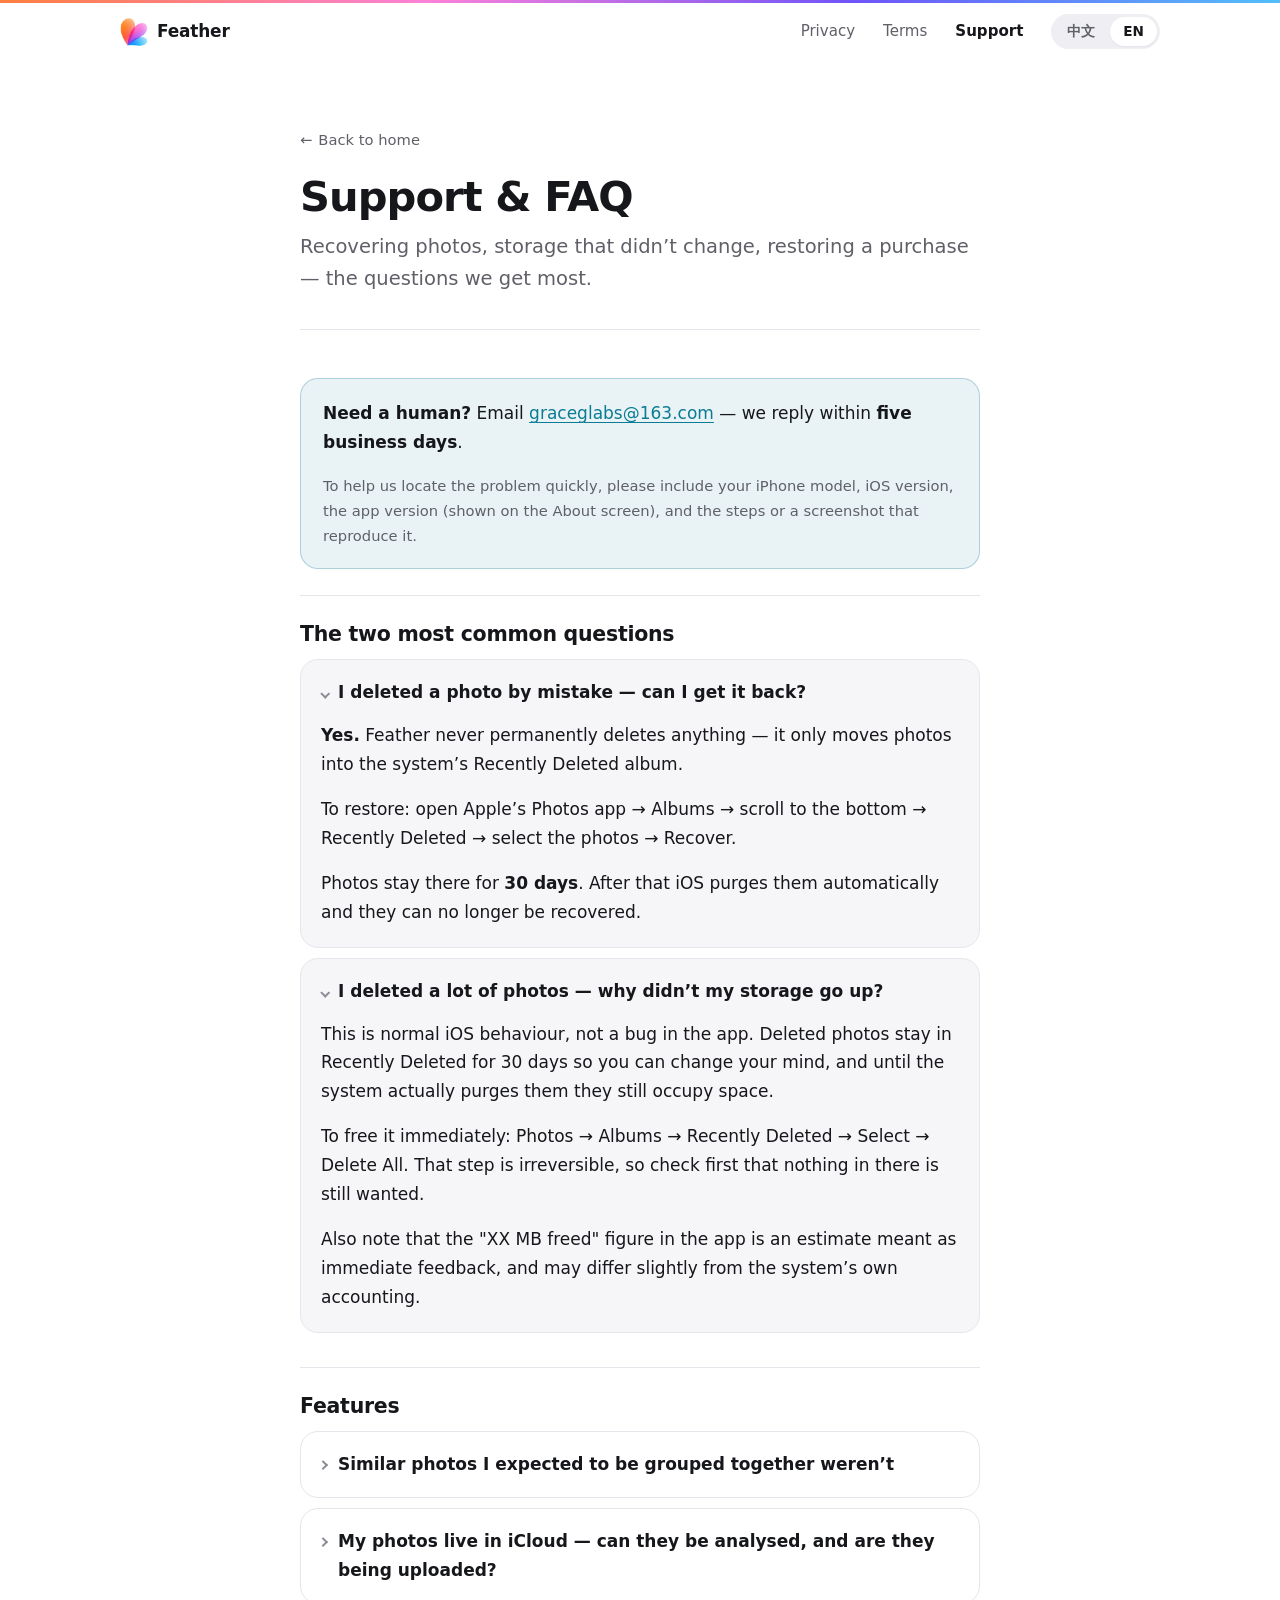
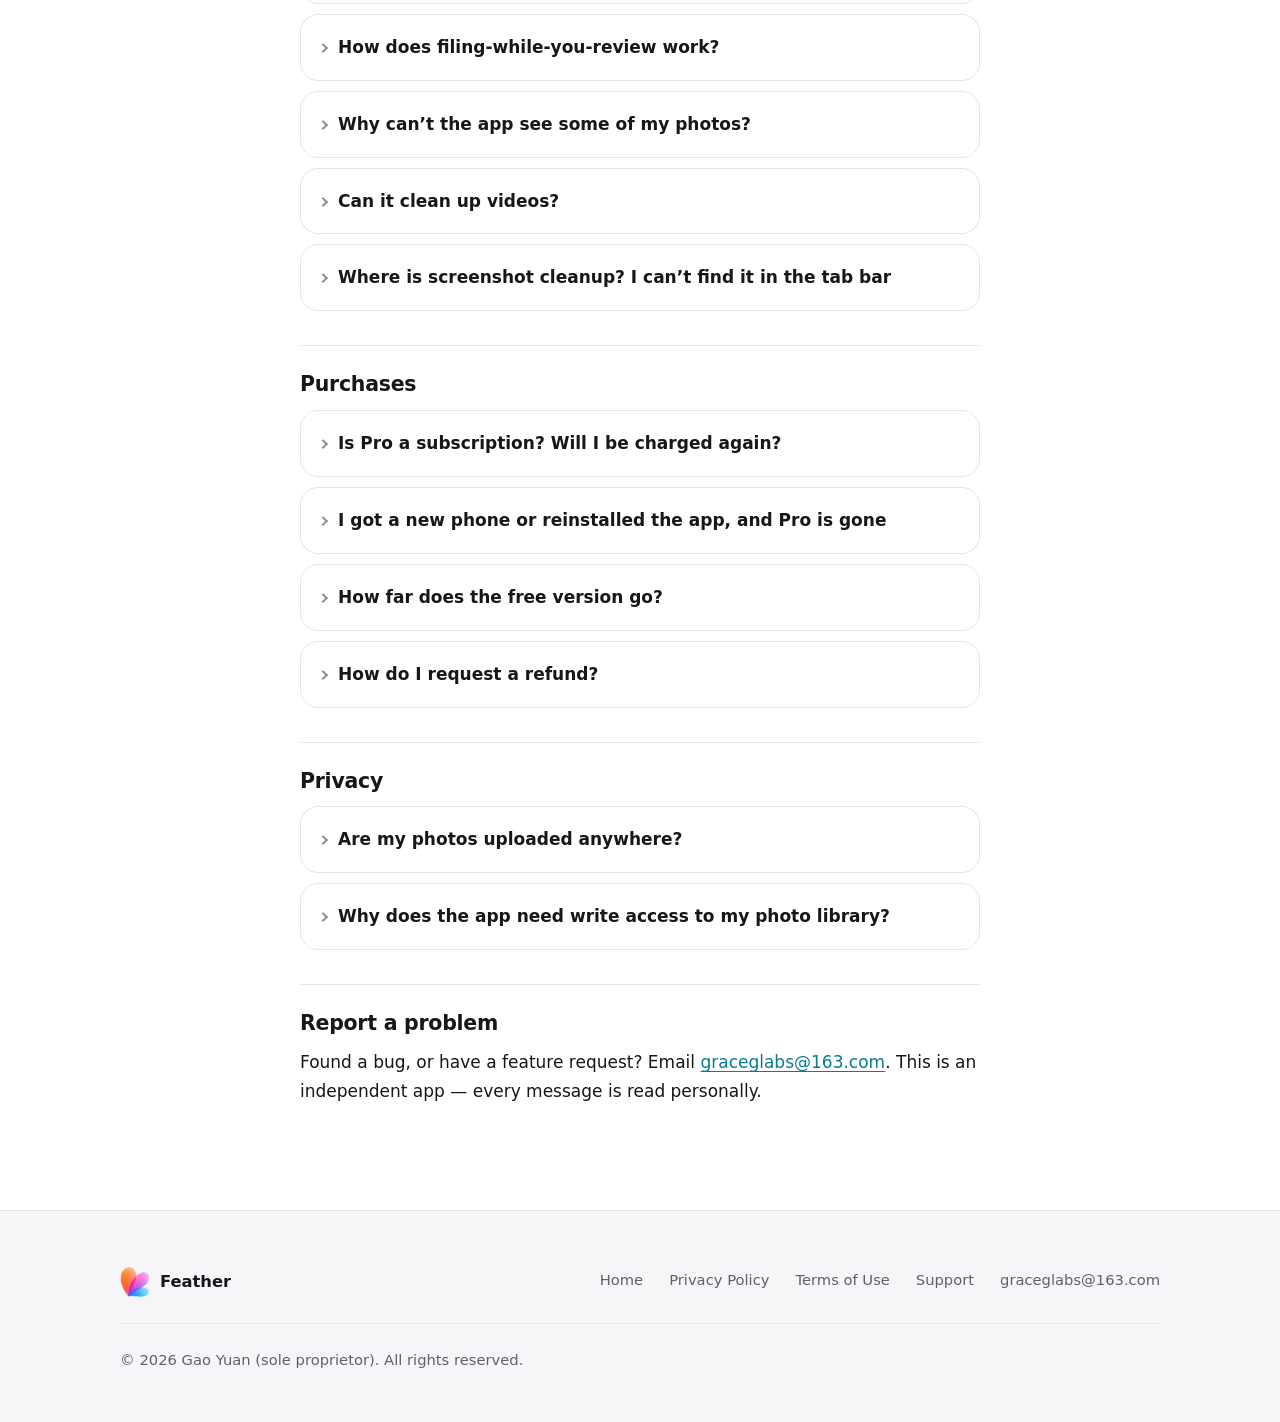
<file: feather/support.html>
<!doctype html>
<html lang="zh-CN"
      data-title-zh="支持与常见问题 — 轻轻"
      data-title-en="Support &amp; FAQ — Feather"
      data-desc-zh="轻轻支持页面：常见问题解答、照片恢复方法、恢复购买、联系方式。"
      data-desc-en="Feather support: frequently asked questions, recovering deleted photos, restoring purchases, and how to reach us.">
<head>
<meta charset="utf-8">
<meta name="viewport" content="width=device-width, initial-scale=1, viewport-fit=cover">
<title>支持与常见问题 — 轻轻</title>
<meta name="description" content="轻轻支持页面：常见问题解答、照片恢复方法、恢复购买、联系方式。">
<meta name="theme-color" content="#ffffff" media="(prefers-color-scheme: light)">
<meta name="theme-color" content="#0d0f16" media="(prefers-color-scheme: dark)">
<link rel="icon" href="brandmark.png" type="image/png">
<link rel="apple-touch-icon" href="brandmark.png">
<link rel="stylesheet" href="style.css">
<script>
(function () {
  var d = document.documentElement, K = 'feather-site-lang', l = null, m;
  try { m = location.search.match(/[?&]lang=(zh|en)/); if (m) { l = m[1]; } } catch (e) {}
  if (!l && location.hash === '#en') { l = 'en'; }
  if (!l && location.hash === '#zh') { l = 'zh'; }
  if (l) { try { localStorage.setItem(K, l); } catch (e) {} }
  if (!l) { try { var s = localStorage.getItem(K); if (s === 'zh' || s === 'en') { l = s; } } catch (e) {} }
  if (!l) {
    var n = navigator.languages || [navigator.language || ''];
    for (var i = 0; i < n.length; i++) { if (/^zh(-|_|$)/i.test(n[i] || '')) { l = 'zh'; break; } }
  }
  if (!l) {
    try {
      var t = Intl.DateTimeFormat().resolvedOptions().timeZone || '';
      if (t === 'Asia/Shanghai' || t === 'Asia/Chongqing' || t === 'Asia/Harbin' || t === 'Asia/Urumqi' || t === 'PRC') { l = 'zh'; }
    } catch (e) {}
  }
  d.setAttribute('data-lang', l || 'en');
  d.lang = (l === 'zh') ? 'zh-CN' : 'en';
  var T = d.getAttribute('data-title-' + (l || 'en'));
  if (T) { document.title = T; }
}());
</script>
<noscript><style>.langswitch { display: none; }</style></noscript>
</head>
<body>

<a class="skip" href="#main"><span lang="zh">跳到主要内容</span><span lang="en">Skip to content</span></a>

<header class="topbar">
  <div class="container topbar__inner">
    <a class="brand" href="index.html">
      <img src="brandmark.png" alt="" aria-hidden="true" width="28" height="28">
      <span lang="zh">轻轻</span><span lang="en">Feather</span>
    </a>

    <nav class="topnav" aria-label="Site">
      <a href="privacy.html"><span lang="zh">隐私政策</span><span lang="en">Privacy</span></a>
      <a href="terms.html"><span lang="zh">使用条款</span><span lang="en">Terms</span></a>
      <a href="support.html" aria-current="page"><span lang="zh">支持</span><span lang="en">Support</span></a>
    </nav>

    <div class="langswitch" role="group" aria-label="Language / 语言">
      <button type="button" data-set-lang="zh" aria-pressed="true" lang="zh-CN">中文</button>
      <button type="button" data-set-lang="en" aria-pressed="false" lang="en">EN</button>
    </div>
  </div>
</header>

<main id="main">
  <div class="container prose">

    <div class="pagehead">
      <a class="back" href="index.html">
        <span aria-hidden="true">←</span>
        <span lang="zh">返回首页</span><span lang="en">Back to home</span>
      </a>
      <h1><span lang="zh">支持与常见问题</span><span lang="en">Support &amp; FAQ</span></h1>
      <p class="lede"><span lang="zh">照片找回、存储空间、恢复购买——最常被问到的问题都在下面。</span><span lang="en">Recovering photos, storage that didn’t change, restoring a purchase — the questions we get most.</span></p>
    </div>

    <div class="doc">
      <div class="callout">
      <p><span lang="zh"><strong>需要人工帮助？</strong>发邮件到 <a href="mailto:graceglabs@163.com?subject=%E8%BD%BB%E8%BD%BB%E6%94%AF%E6%8C%81">graceglabs@163.com</a>，我们会在 <strong>5 个工作日内</strong>回复。</span><span lang="en"><strong>Need a human?</strong> Email <a href="mailto:graceglabs@163.com?subject=Feather%20support">graceglabs@163.com</a> — we reply within <strong>five business days</strong>.</span></p>
      <p class="muted small"><span lang="zh">为了更快定位问题，请在邮件中附上：iPhone 型号、iOS 版本、App 版本号（在 App 的「关于」页可以看到），以及问题的复现步骤或截图。</span><span lang="en">To help us locate the problem quickly, please include your iPhone model, iOS version, the app version (shown on the About screen), and the steps or a screenshot that reproduce it.</span></p>
      </div>
      <section class="faq-group">
      <h2><span lang="zh">最常见的两个问题</span><span lang="en">The two most common questions</span></h2>
      <details open>
        <summary><span lang="zh">我误删了照片，还能找回来吗？</span><span lang="en">I deleted a photo by mistake — can I get it back?</span></summary>
      <p><span lang="zh"><strong>能。</strong>轻轻从不永久删除照片，只是把它们移入系统的「最近删除」相册。</span><span lang="en"><strong>Yes.</strong> Feather never permanently deletes anything — it only moves photos into the system’s Recently Deleted album.</span></p>
      <p><span lang="zh">恢复方法：打开系统「照片」App → 底部「相簿」→ 拉到最下方「最近删除」→ 选中照片 →「恢复」。</span><span lang="en">To restore: open Apple’s Photos app → Albums → scroll to the bottom → Recently Deleted → select the photos → Recover.</span></p>
      <p><span lang="zh">照片在「最近删除」中保留 <strong>30 天</strong>，超过 30 天由 iOS 自动清除，届时无法再恢复。</span><span lang="en">Photos stay there for <strong>30 days</strong>. After that iOS purges them automatically and they can no longer be recovered.</span></p>
      </details>
      <details open>
        <summary><span lang="zh">删了很多照片，为什么存储空间没有立刻变多？</span><span lang="en">I deleted a lot of photos — why didn’t my storage go up?</span></summary>
      <p><span lang="zh">这是 iOS 的正常行为，不是 App 出了问题。被删除的照片会在「最近删除」中保留 30 天以便你反悔，在系统真正清除之前，它们仍然占用空间。</span><span lang="en">This is normal iOS behaviour, not a bug in the app. Deleted photos stay in Recently Deleted for 30 days so you can change your mind, and until the system actually purges them they still occupy space.</span></p>
      <p><span lang="zh">想立刻释放：打开「照片 → 相簿 → 最近删除」→ 右上角「选择」→「全部删除」。这一步是不可逆的，请先确认里面没有你还想要的照片。</span><span lang="en">To free it immediately: Photos → Albums → Recently Deleted → Select → Delete All. That step is irreversible, so check first that nothing in there is still wanted.</span></p>
      <p><span lang="zh">另外，App 里显示的「已释放 XX MB」是估算值，用于给你即时反馈，可能与系统统计略有出入。</span><span lang="en">Also note that the "XX MB freed" figure in the app is an estimate meant as immediate feedback, and may differ slightly from the system’s own accounting.</span></p>
      </details>
      </section>
      <section class="faq-group">
      <h2><span lang="zh">功能相关</span><span lang="en">Features</span></h2>
      <details>
        <summary><span lang="zh">相似照片没有把我觉得像的照片分到一组</span><span lang="en">Similar photos I expected to be grouped together weren’t</span></summary>
      <p><span lang="zh">先在「相似」页左上角切换<strong>灵敏度</strong>后重新扫描：</span><span lang="en">First change the <strong>sensitivity</strong> from the control at the top left of the Similar tab, then rescan:</span></p>
      <ul>
        <li><span lang="zh"><strong>严格</strong>——只找几乎完全一样的照片</span><span lang="en"><strong>Strict</strong> — only near-identical photos</span></li>
        <li><span lang="zh"><strong>标准</strong>——连拍与同场景多拍（默认）</span><span lang="en"><strong>Standard</strong> — bursts and repeats of the same scene (default)</span></li>
        <li><span lang="zh"><strong>宽松</strong>——同场景不同角度也算一组</span><span lang="en"><strong>Relaxed</strong> — the same scene from different angles counts too</span></li>
      </ul>
      <p><span lang="zh">另外请注意，轻轻只在<strong>同一天内</strong>做分组（连拍必然发生在同一天），跨日期的重复照片不会被聚到一起。</span><span lang="en">Also note that Feather groups only <strong>within a single day</strong> — a burst is always taken on one day — so duplicates spread across different dates are not clustered.</span></p>
      </details>
      <details>
        <summary><span lang="zh">照片存在 iCloud 里，能参与分析吗？会不会偷偷上传？</span><span lang="en">My photos live in iCloud — can they be analysed, and are they being uploaded?</span></summary>
      <p><span lang="zh"><strong>能参与，而且不会上传。</strong>如果你开启了 iCloud「优化 iPhone 储存空间」，部分照片在本机只有低清占位图。轻轻会通过 Apple 的系统框架，把这些照片的<strong>缩略图从你自己的 iCloud 下载回本机</strong>再做分析。</span><span lang="en"><strong>Yes they can, and no they are not.</strong> If you use iCloud "Optimize iPhone Storage", some photos exist locally only as low-resolution placeholders. Feather asks Apple’s frameworks to <strong>fetch thumbnails of those photos back from your own iCloud</strong> before analysing them.</span></p>
      <p><span lang="zh">方向是「你的 iCloud → 你的 iPhone」。我们没有服务器，照片不会、也无法流向我们或任何第三方。分析只需要 256×256 的缩略图，不下载原图，流量开销很小。扫描时界面会实时显示「其中 N 张从 iCloud 下载 · 只下载，不上传」，你随时能看到流量花在哪里。</span><span lang="en">The direction is your iCloud → your iPhone. We have no server, so photos cannot reach us or any third party. Analysis needs only a 256×256 thumbnail, never the original, so the data cost is small. While scanning, the screen shows a live count labelled "download only, never upload", so you can always see where the traffic went.</span></p>
      <p><span lang="zh">若扫描提示「没有可分析的照片」，通常是网络不通导致缩略图取不回来——检查网络后重试即可。也可以在「设置 → 照片」中改选「下载并保留原始照片」，让照片常驻本机。</span><span lang="en">If a scan reports that there is nothing to analyse, the usual cause is that thumbnails could not be fetched over the network — check your connection and retry. You can also switch to "Download and Keep Originals" in Settings → Photos to keep photos on device.</span></p>
      </details>
      <details>
        <summary><span lang="zh">「整理即归档」怎么用？</span><span lang="en">How does filing-while-you-review work?</span></summary>
      <p><span lang="zh">在整理会话里<strong>向下轻滑</strong>当前这张照片，底部的归档坞会升起；不松手横向移动就能换一个目标相簿，松手即落地。不横移就落在粘性默认相簿上，零点击零瞄准。</span><span lang="en">In a cleanup session, <strong>swipe the current photo downwards</strong> and the archive dock rises from the bottom. Slide sideways without lifting your finger to aim at a different album, then release to file it. If you do not slide, it lands in the sticky default album — no taps, no aiming.</span></p>
      <p><span lang="zh">也可以直接轻点坞里的相簿格子，或用底部工具岛的归档键。一个相簿都没有时，会先请你新建一个。</span><span lang="en">You can also tap an album tile in the dock directly, or use the archive key on the bottom toolbar. If you have no albums yet, it will offer to create one first.</span></p>
      <p><span lang="zh">归档是非破坏性的：照片仍然留在「最近项目」里，只是额外加入了一个相簿。</span><span lang="en">Filing is non-destructive: the photo stays in Recents and is simply added to an album as well.</span></p>
      </details>
      <details>
        <summary><span lang="zh">为什么找不到某些照片？</span><span lang="en">Why can’t the app see some of my photos?</span></summary>
      <p><span lang="zh">如果你在授权时选择了「选中的照片」，轻轻只能看到你勾选的那部分。前往「设置 → 隐私与安全性 → 照片 → 轻轻」，改为「完全访问」即可看到全部照片。</span><span lang="en">If you granted access to "Selected Photos" only, Feather can see just the ones you ticked. Go to Settings → Privacy &amp; Security → Photos → Feather and switch to "Full Access" to see the whole library.</span></p>
      </details>
      <details>
        <summary><span lang="zh">能清理视频吗？</span><span lang="en">Can it clean up videos?</span></summary>
      <p><span lang="zh"><strong>暂时不能，轻轻目前只处理照片。</strong>「历史」页的整理进度里仍会显示视频的张数，方便你了解相册构成，但它不参与整理。</span><span lang="en"><strong>Not yet — Feather handles photos only.</strong> The progress view in the History tab still shows how many videos you have, so you can see the shape of your library, but they are not part of a cleanup session.</span></p>
      <p><span lang="zh">这是一个刻意的取舍，不是遗漏：判断一段视频要不要删，靠的是时长、码率和内容，与判断照片完全是两套标准；而「相似」「更清晰」这类比较方式对视频也不适用。与其做一个半吊子的视频清理，不如先把照片这件事做好。</span><span lang="en">That is a deliberate trade-off rather than an oversight. Deciding whether to delete a video depends on its length, bitrate, and content — a completely different standard from photos — and comparisons like "more similar" or "sharper" do not transfer. We would rather do photos properly than ship half a video cleaner.</span></p>
      </details>
      <details>
        <summary><span lang="zh">「截屏清理」在哪里？底栏找不到</span><span lang="en">Where is screenshot cleanup? I can’t find it in the tab bar</span></summary>
      <p><span lang="zh">截屏就在<strong>「整理」页</strong>里：点左上角的来源胶囊 →「按媒体类型」→「截屏」，之后还是同一套滑动去留，不用另外学一套界面。</span><span lang="en">Screenshots live inside the <strong>Organize tab</strong>: tap the source chip at the top left → By media type → Screenshots. From there it is the same swipe-to-decide flow — there is no second interface to learn.</span></p>
      <p><span lang="zh">早期版本曾把截屏单独做成一个标签页，后来去掉了——它本来就是整理的一个来源，单开一个入口只是把同一件事在底栏里说了两遍。清理能力一点没少。</span><span lang="en">An early version gave screenshots their own tab, and we removed it: screenshots were already one of the cleanup sources, so a separate tab just said the same thing twice in the tab bar. No capability was lost.</span></p>
      </details>
      </section>
      <section class="faq-group">
      <h2><span lang="zh">购买相关</span><span lang="en">Purchases</span></h2>
      <details>
        <summary><span lang="zh">Pro 是订阅吗？会不会自动扣费？</span><span lang="en">Is Pro a subscription? Will I be charged again?</span></summary>
      <p><span lang="zh"><strong>不是订阅，一次买断，永不自动续费。</strong>购买一次即永久解锁，这是我们和同类产品最明确的区别。</span><span lang="en"><strong>It is not a subscription. It is a one-time purchase that never auto-renews.</strong> Buy once, unlocked forever — the clearest difference between this app and most others in the category.</span></p>
      </details>
      <details>
        <summary><span lang="zh">换了新手机 / 重装了 App，Pro 没了</span><span lang="en">I got a new phone or reinstalled the app, and Pro is gone</span></summary>
      <p><span lang="zh">打开 App →「历史」页右上角「解锁 Pro」→ 点击底部的<strong>「恢复购买」</strong>。只要用的是当初购买时的同一个 Apple ID，就会立即恢复，不会重复扣费。</span><span lang="en">Open the app → History tab → "Unlock Pro" at the top right → tap <strong>Restore Purchases</strong> at the bottom. As long as you are signed in with the Apple ID you originally bought it with, it restores immediately and you are not charged again.</span></p>
      <p><span lang="zh">如果恢复失败，请确认「设置 → 你的名字 → 媒体与购买项目」中登录的是购买时使用的 Apple ID。</span><span lang="en">If restoring fails, check Settings → your name → Media &amp; Purchases to confirm which Apple ID is signed in.</span></p>
      </details>
      <details>
        <summary><span lang="zh">免费版能用到什么程度？</span><span lang="en">How far does the free version go?</span></summary>
      <p><span lang="zh">滑动整理<strong>完全免费、不限次数、没有广告</strong>（截屏、按月、按相簿等全部来源都包含在内）。相似照片分组与整理即归档每天都可免费体验 5 组；当天用完后会提示解锁 Pro，第二天按本地自然日重置。</span><span lang="en">Swipe-based cleanup is <strong>completely free, unlimited, and ad-free</strong>, across every source — screenshots, by month, by album, and the rest. Similar-photo grouping and filing-while-you-review give you 5 free groups a day; once those are used up the app offers Pro, and the allowance resets on the next local calendar day.</span></p>
      </details>
      <details>
        <summary><span lang="zh">怎么申请退款？</span><span lang="en">How do I request a refund?</span></summary>
      <p><span lang="zh">购买由 Apple 处理，退款也需要向 Apple 申请：访问 <a href="https://reportaproblem.apple.com" rel="noopener">reportaproblem.apple.com</a>，登录后找到对应订单并提交退款请求。</span><span lang="en">Purchases are handled by Apple, so refunds go through Apple too: visit <a href="https://reportaproblem.apple.com" rel="noopener">reportaproblem.apple.com</a>, sign in, find the order, and submit a refund request.</span></p>
      </details>
      </section>
      <section class="faq-group">
      <h2><span lang="zh">隐私相关</span><span lang="en">Privacy</span></h2>
      <details>
        <summary><span lang="zh">我的照片会被上传吗？</span><span lang="en">Are my photos uploaded anywhere?</span></summary>
      <p><span lang="zh"><strong>不会。</strong>轻轻没有服务器，也不包含任何分析或广告 SDK，照片没有任何可以流向我们的通道。相似照片的分析使用 iOS 系统的 Vision 框架在你的设备上完成。</span><span lang="en"><strong>No.</strong> Feather has no server and contains no analytics or advertising SDKs, so there is no channel through which a photo could reach us. Similarity analysis runs on your device through Apple’s Vision framework.</span></p>
      <p><span lang="zh">App 确实会产生一点网络流量，但那是<strong>下载</strong>——把你自己存在 iCloud 里的照片取回本机以便分析（开启「优化 iPhone 储存空间」时必需）。数据方向是「你的 iCloud → 你的设备」，扫描时界面会实时显示下载了多少张并注明「只下载，不上传」。详见<a href="privacy.html">隐私政策</a>。</span><span lang="en">The app does generate some network traffic, but it is a <strong>download</strong>: fetching your own iCloud photos back to your device so they can be analysed, which is necessary when "Optimize iPhone Storage" is on. The direction is your iCloud → your device, and the scan screen shows the live count labelled "download only, never upload". Full detail is in the <a href="privacy.html">Privacy Policy</a>.</span></p>
      </details>
      <details>
        <summary><span lang="zh">App 为什么要相册的「写入」权限？</span><span lang="en">Why does the app need write access to my photo library?</span></summary>
      <p><span lang="zh">删除照片和「整理即归档」（把照片加入相册）都需要写入权限。所有写操作都只发生在你的设备本地相册内。</span><span lang="en">Deleting photos and filing them into an album both require write access. Every write happens inside your own photo library on your own device.</span></p>
      </details>
      </section>
      <h2><span lang="zh">报告问题</span><span lang="en">Report a problem</span></h2>
      <p><span lang="zh">发现 Bug 或有功能建议，欢迎发邮件到 <a href="mailto:graceglabs@163.com?subject=%E8%BD%BB%E8%BD%BB%E5%8F%8D%E9%A6%88">graceglabs@163.com</a>。独立开发者的产品，每一条反馈我都会亲自看。</span><span lang="en">Found a bug, or have a feature request? Email <a href="mailto:graceglabs@163.com?subject=Feather%20feedback">graceglabs@163.com</a>. This is an independent app — every message is read personally.</span></p>
    </div>

  </div>
</main>

<footer>
  <div class="container">
    <div class="footer__top">
      <div class="footer__brand">
        <img src="brandmark.png" alt="" aria-hidden="true" width="30" height="30">
        <span lang="zh">轻轻</span><span lang="en">Feather</span>
      </div>
      <ul class="footer__nav">
        <li><a href="index.html"><span lang="zh">首页</span><span lang="en">Home</span></a></li>
        <li><a href="privacy.html"><span lang="zh">隐私政策</span><span lang="en">Privacy Policy</span></a></li>
        <li><a href="terms.html"><span lang="zh">使用条款</span><span lang="en">Terms of Use</span></a></li>
        <li><a href="support.html"><span lang="zh">支持</span><span lang="en">Support</span></a></li>
        <li><a href="mailto:graceglabs@163.com">graceglabs@163.com</a></li>
      </ul>
    </div>

    <div class="footer__legal">
      <p class="muted" lang="zh">© <span class="js-year">2026</span> 高园（个体工商户「北京贝贝之星孕婴服装专营店」经营者）。保留所有权利。</p>
      <p class="muted" lang="en">© <span class="js-year">2026</span> Gao Yuan (sole proprietor). All rights reserved.</p>
    <template data-icp-insertion-point></template>
    </div>
  </div>
</footer>

<script src="site.js" defer></script>
</body>
</html>
</file>
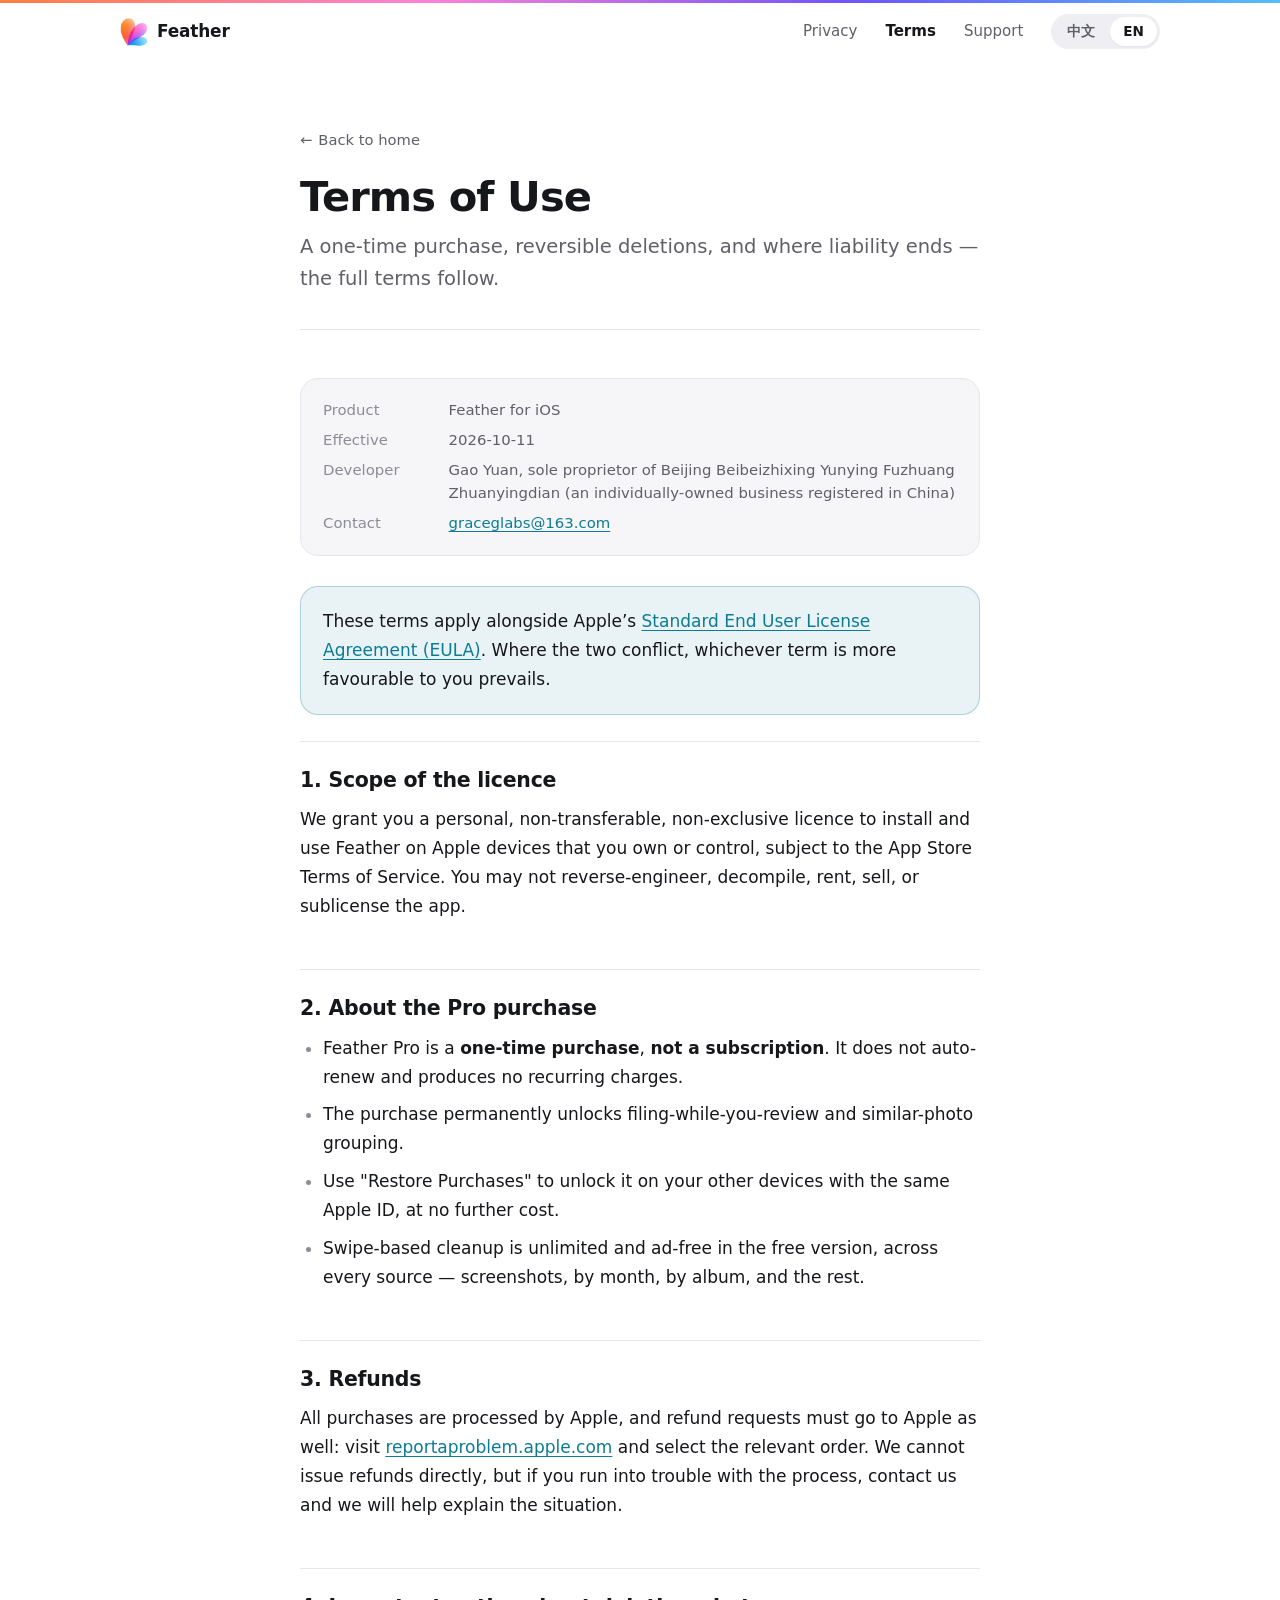
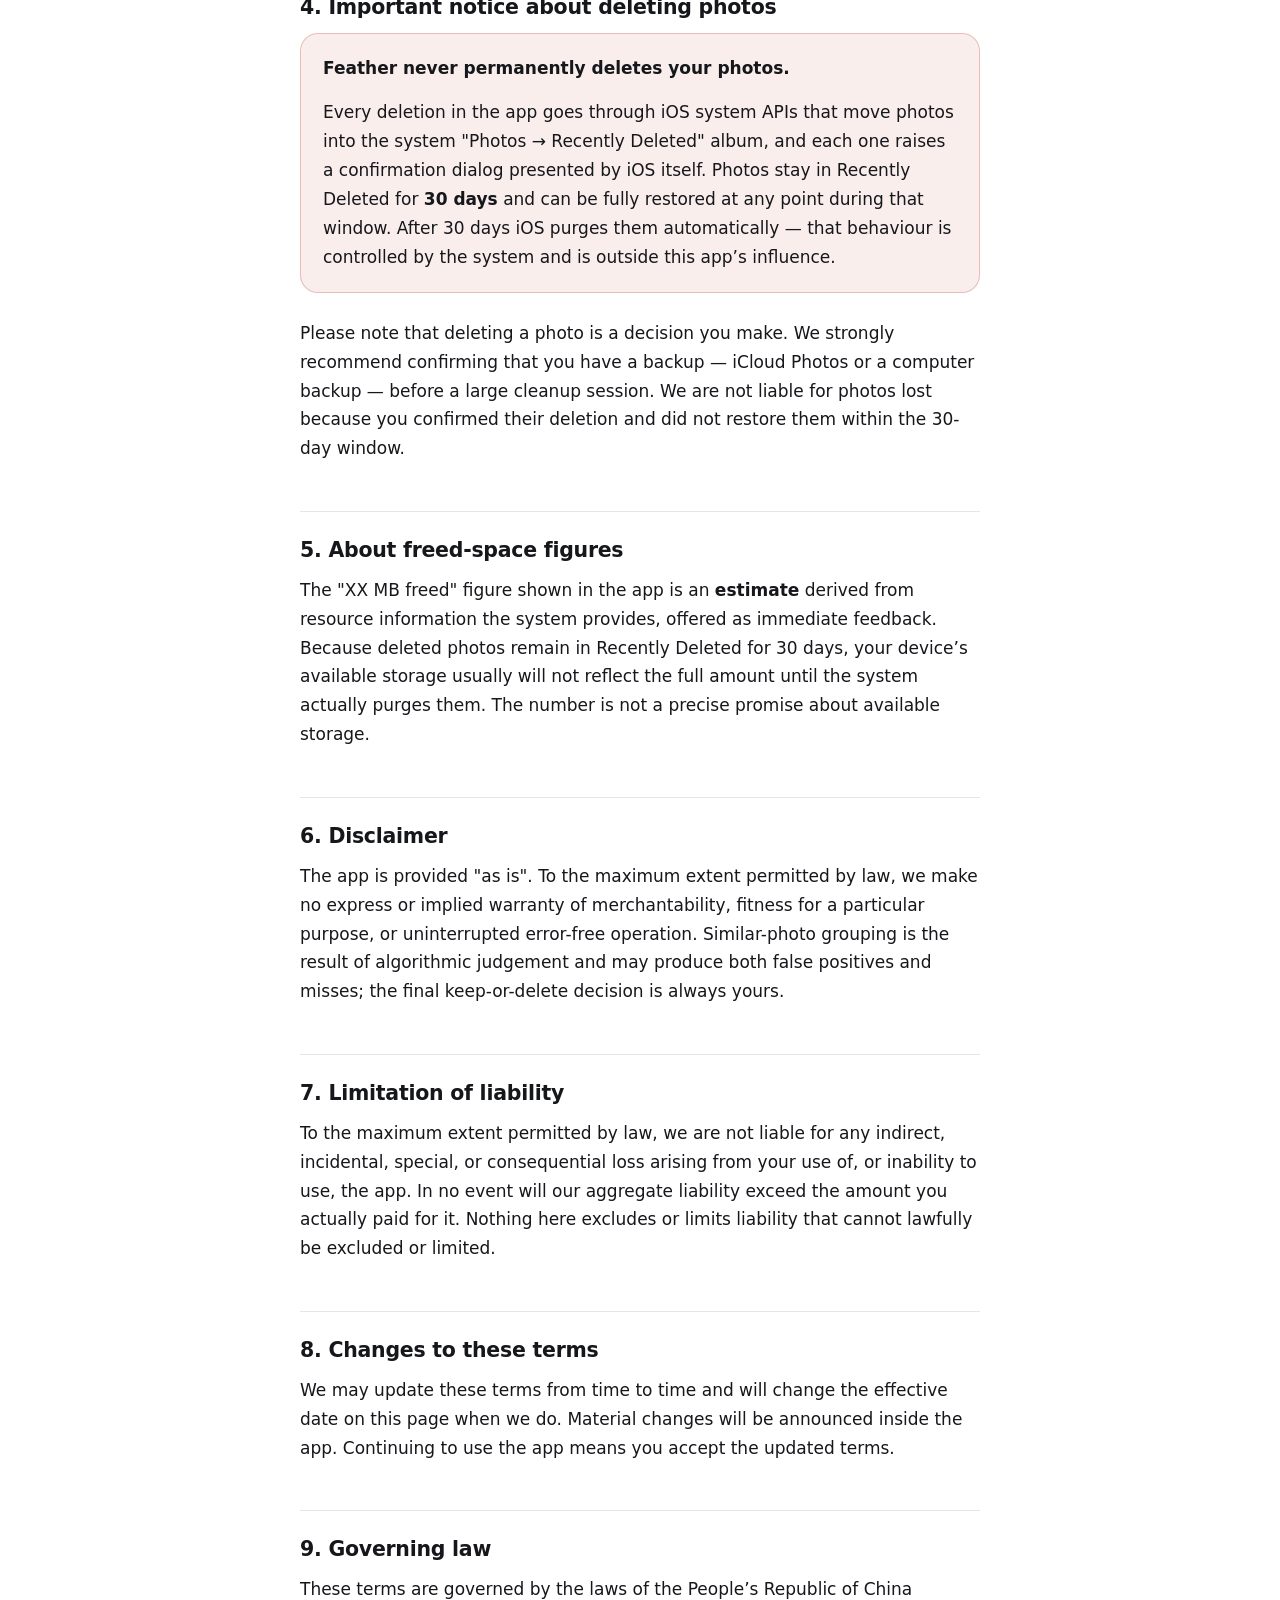
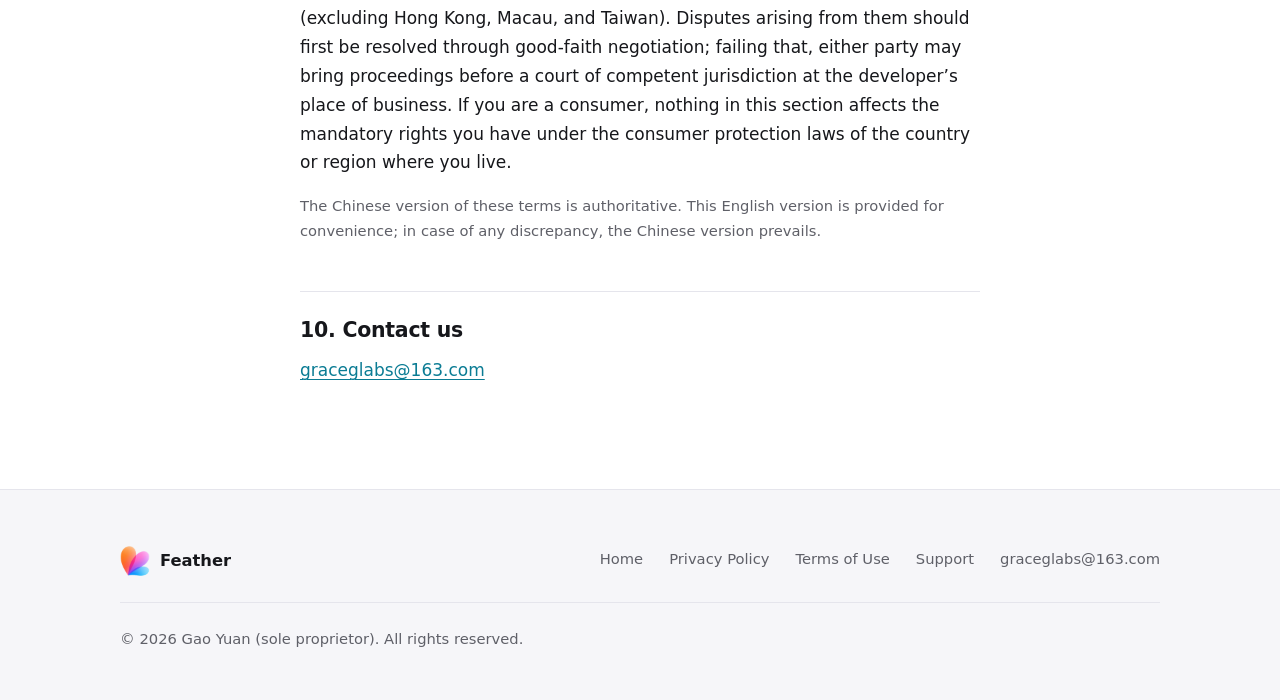
<file: feather/terms.html>
<!doctype html>
<html lang="zh-CN"
      data-title-zh="使用条款 — 轻轻"
      data-title-en="Terms of Use — Feather"
      data-desc-zh="轻轻使用条款：一次性买断说明、删除操作免责、退款途径与责任限制。"
      data-desc-en="Feather terms of use: one-time purchase terms, deletion disclaimers, refunds, and limits of liability.">
<head>
<meta charset="utf-8">
<meta name="viewport" content="width=device-width, initial-scale=1, viewport-fit=cover">
<title>使用条款 — 轻轻</title>
<meta name="description" content="轻轻使用条款：一次性买断说明、删除操作免责、退款途径与责任限制。">
<meta name="theme-color" content="#ffffff" media="(prefers-color-scheme: light)">
<meta name="theme-color" content="#0d0f16" media="(prefers-color-scheme: dark)">
<link rel="icon" href="brandmark.png" type="image/png">
<link rel="apple-touch-icon" href="brandmark.png">
<link rel="stylesheet" href="style.css">
<script>
(function () {
  var d = document.documentElement, K = 'feather-site-lang', l = null, m;
  try { m = location.search.match(/[?&]lang=(zh|en)/); if (m) { l = m[1]; } } catch (e) {}
  if (!l && location.hash === '#en') { l = 'en'; }
  if (!l && location.hash === '#zh') { l = 'zh'; }
  if (l) { try { localStorage.setItem(K, l); } catch (e) {} }
  if (!l) { try { var s = localStorage.getItem(K); if (s === 'zh' || s === 'en') { l = s; } } catch (e) {} }
  if (!l) {
    var n = navigator.languages || [navigator.language || ''];
    for (var i = 0; i < n.length; i++) { if (/^zh(-|_|$)/i.test(n[i] || '')) { l = 'zh'; break; } }
  }
  if (!l) {
    try {
      var t = Intl.DateTimeFormat().resolvedOptions().timeZone || '';
      if (t === 'Asia/Shanghai' || t === 'Asia/Chongqing' || t === 'Asia/Harbin' || t === 'Asia/Urumqi' || t === 'PRC') { l = 'zh'; }
    } catch (e) {}
  }
  d.setAttribute('data-lang', l || 'en');
  d.lang = (l === 'zh') ? 'zh-CN' : 'en';
  var T = d.getAttribute('data-title-' + (l || 'en'));
  if (T) { document.title = T; }
}());
</script>
<noscript><style>.langswitch { display: none; }</style></noscript>
</head>
<body>

<a class="skip" href="#main"><span lang="zh">跳到主要内容</span><span lang="en">Skip to content</span></a>

<header class="topbar">
  <div class="container topbar__inner">
    <a class="brand" href="index.html">
      <img src="brandmark.png" alt="" aria-hidden="true" width="28" height="28">
      <span lang="zh">轻轻</span><span lang="en">Feather</span>
    </a>

    <nav class="topnav" aria-label="Site">
      <a href="privacy.html"><span lang="zh">隐私政策</span><span lang="en">Privacy</span></a>
      <a href="terms.html" aria-current="page"><span lang="zh">使用条款</span><span lang="en">Terms</span></a>
      <a href="support.html"><span lang="zh">支持</span><span lang="en">Support</span></a>
    </nav>

    <div class="langswitch" role="group" aria-label="Language / 语言">
      <button type="button" data-set-lang="zh" aria-pressed="true" lang="zh-CN">中文</button>
      <button type="button" data-set-lang="en" aria-pressed="false" lang="en">EN</button>
    </div>
  </div>
</header>

<main id="main">
  <div class="container prose">

    <div class="pagehead">
      <a class="back" href="index.html">
        <span aria-hidden="true">←</span>
        <span lang="zh">返回首页</span><span lang="en">Back to home</span>
      </a>
      <h1><span lang="zh">使用条款</span><span lang="en">Terms of Use</span></h1>
      <p class="lede"><span lang="zh">一次买断、删除可恢复、责任边界在哪里——下面是完整条款。</span><span lang="en">A one-time purchase, reversible deletions, and where liability ends — the full terms follow.</span></p>
    </div>

    <div class="doc">
      <dl class="meta">
        <div>
          <dt><span lang="zh">适用产品</span><span lang="en">Product</span></dt>
          <dd><span lang="zh">轻轻 iOS 应用</span><span lang="en">Feather for iOS</span></dd>
        </div>
        <div>
          <dt><span lang="zh">生效日期</span><span lang="en">Effective</span></dt>
          <dd>2026-10-11</dd>
        </div>
        <div>
          <dt><span lang="zh">开发者</span><span lang="en">Developer</span></dt>
          <dd>
            <span lang="zh">高园（个体工商户「北京贝贝之星孕婴服装专营店」经营者）</span>
            <span lang="en">Gao Yuan, sole proprietor of Beijing Beibeizhixing Yunying Fuzhuang Zhuanyingdian (an individually-owned business registered in China)</span>
          </dd>
        </div>
        <div>
          <dt><span lang="zh">联系邮箱</span><span lang="en">Contact</span></dt>
          <dd><a href="mailto:graceglabs@163.com">graceglabs@163.com</a></dd>
        </div>
      </dl>
      <div class="callout">
      <p><span lang="zh">本条款与 Apple 的<a href="https://www.apple.com/legal/internet-services/itunes/dev/stdeula/" rel="noopener">标准最终用户许可协议（EULA）</a>同时适用。两者冲突之处，以对你更有利的条款为准。</span><span lang="en">These terms apply alongside Apple’s <a href="https://www.apple.com/legal/internet-services/itunes/dev/stdeula/" rel="noopener">Standard End User License Agreement (EULA)</a>. Where the two conflict, whichever term is more favourable to you prevails.</span></p>
      </div>
      <h2><span lang="zh">一、许可范围</span><span lang="en">1. Scope of the licence</span></h2>
      <p><span lang="zh">我们授予你一项个人的、不可转让的、非独占的许可，允许你在你拥有或控制的 Apple 设备上，按 App Store 使用规则安装并使用轻轻。你不得对本 App 进行反向工程、反编译、出租、出售或再许可。</span><span lang="en">We grant you a personal, non-transferable, non-exclusive licence to install and use Feather on Apple devices that you own or control, subject to the App Store Terms of Service. You may not reverse-engineer, decompile, rent, sell, or sublicense the app.</span></p>
      <h2><span lang="zh">二、Pro 买断说明</span><span lang="en">2. About the Pro purchase</span></h2>
      <ul>
        <li><span lang="zh">轻轻 Pro 为<strong>一次性买断</strong>，<strong>不是订阅</strong>，不会自动续费，不会产生任何后续扣款。</span><span lang="en">Feather Pro is a <strong>one-time purchase</strong>, <strong>not a subscription</strong>. It does not auto-renew and produces no recurring charges.</span></li>
        <li><span lang="zh">购买后即永久解锁：整理即归档、相似照片分组。</span><span lang="en">The purchase permanently unlocks filing-while-you-review and similar-photo grouping.</span></li>
        <li><span lang="zh">同一 Apple ID 可在你的多台设备上使用「恢复购买」重新解锁，无需二次付费。</span><span lang="en">Use "Restore Purchases" to unlock it on your other devices with the same Apple ID, at no further cost.</span></li>
        <li><span lang="zh">免费版的滑动整理不设使用次数限制，也没有广告（截屏、按月、按相簿等全部来源都包含在内）。</span><span lang="en">Swipe-based cleanup is unlimited and ad-free in the free version, across every source — screenshots, by month, by album, and the rest.</span></li>
      </ul>
      <h2><span lang="zh">三、退款</span><span lang="en">3. Refunds</span></h2>
      <p><span lang="zh">所有购买均由 Apple 处理，退款请求同样需要向 Apple 提出：访问 <a href="https://reportaproblem.apple.com" rel="noopener">reportaproblem.apple.com</a> 并选择对应订单。我们无法直接为你退款，但如果你在退款过程中遇到困难，可以联系我们协助说明情况。</span><span lang="en">All purchases are processed by Apple, and refund requests must go to Apple as well: visit <a href="https://reportaproblem.apple.com" rel="noopener">reportaproblem.apple.com</a> and select the relevant order. We cannot issue refunds directly, but if you run into trouble with the process, contact us and we will help explain the situation.</span></p>
      <h2><span lang="zh">四、关于删除照片的重要提示</span><span lang="en">4. Important notice about deleting photos</span></h2>
      <div class="callout callout--warn">
      <p><span lang="zh"><strong>轻轻不会永久删除你的照片。</strong></span><span lang="en"><strong>Feather never permanently deletes your photos.</strong></span></p>
      <p><span lang="zh">App 中的所有删除都通过 iOS 系统接口把照片移入系统「照片 → 最近删除」相册，并会弹出由系统自身呈现的确认框。照片在「最近删除」中保留 <strong>30 天</strong>，期间你可以随时完整恢复。超过 30 天后由 iOS 系统自动清除，该行为由系统控制，不受本 App 影响。</span><span lang="en">Every deletion in the app goes through iOS system APIs that move photos into the system "Photos → Recently Deleted" album, and each one raises a confirmation dialog presented by iOS itself. Photos stay in Recently Deleted for <strong>30 days</strong> and can be fully restored at any point during that window. After 30 days iOS purges them automatically — that behaviour is controlled by the system and is outside this app’s influence.</span></p>
      </div>
      <p><span lang="zh">请注意：删除照片是你主动做出的决定。我们强烈建议你在大规模整理前确认已有备份（如 iCloud 照片或电脑备份）。对于你确认删除并在 30 天恢复期内未恢复而导致的照片丢失，我们不承担责任。</span><span lang="en">Please note that deleting a photo is a decision you make. We strongly recommend confirming that you have a backup — iCloud Photos or a computer backup — before a large cleanup session. We are not liable for photos lost because you confirmed their deletion and did not restore them within the 30-day window.</span></p>
      <h2><span lang="zh">五、存储空间说明</span><span lang="en">5. About freed-space figures</span></h2>
      <p><span lang="zh">App 中展示的「已释放 XX MB」是基于系统提供的资源信息做出的<strong>估算值</strong>，用于给你直观反馈。由于照片仍在「最近删除」中保留 30 天，设备的可用空间通常要等系统真正清除后才会完全体现。该数字不构成对实际可用空间变化的精确承诺。</span><span lang="en">The "XX MB freed" figure shown in the app is an <strong>estimate</strong> derived from resource information the system provides, offered as immediate feedback. Because deleted photos remain in Recently Deleted for 30 days, your device’s available storage usually will not reflect the full amount until the system actually purges them. The number is not a precise promise about available storage.</span></p>
      <h2><span lang="zh">六、免责声明</span><span lang="en">6. Disclaimer</span></h2>
      <p><span lang="zh">本 App 按「现状」提供。在适用法律允许的最大范围内，我们不对 App 的适销性、特定用途适用性或不间断无错误运行作出明示或默示的保证。相似照片的分组结果基于算法判断，可能存在误判或漏判，最终的保留 / 删除决定由你做出。</span><span lang="en">The app is provided "as is". To the maximum extent permitted by law, we make no express or implied warranty of merchantability, fitness for a particular purpose, or uninterrupted error-free operation. Similar-photo grouping is the result of algorithmic judgement and may produce both false positives and misses; the final keep-or-delete decision is always yours.</span></p>
      <h2><span lang="zh">七、责任限制</span><span lang="en">7. Limitation of liability</span></h2>
      <p><span lang="zh">在适用法律允许的最大范围内，我们对因使用或无法使用本 App 而产生的任何间接、附带、特殊或后果性损失不承担责任。在任何情况下，我们的累计责任不超过你为本 App 实际支付的金额。本条款不排除或限制依法不可排除或限制的责任。</span><span lang="en">To the maximum extent permitted by law, we are not liable for any indirect, incidental, special, or consequential loss arising from your use of, or inability to use, the app. In no event will our aggregate liability exceed the amount you actually paid for it. Nothing here excludes or limits liability that cannot lawfully be excluded or limited.</span></p>
      <h2><span lang="zh">八、条款变更</span><span lang="en">8. Changes to these terms</span></h2>
      <p><span lang="zh">我们可能不时更新本条款，更新后会修改本页面的生效日期。重大变更会在 App 内提示。继续使用即表示你接受更新后的条款。</span><span lang="en">We may update these terms from time to time and will change the effective date on this page when we do. Material changes will be announced inside the app. Continuing to use the app means you accept the updated terms.</span></p>
      <h2><span lang="zh">九、适用法律</span><span lang="en">9. Governing law</span></h2>
      <p><span lang="zh">本条款适用中华人民共和国法律（不含港澳台地区法律）。因本条款产生的争议，双方应友好协商解决；协商不成的，任何一方可向开发者所在地有管辖权的人民法院提起诉讼。如果你是消费者，本条不影响你所在国家或地区的消费者保护法律赋予你的强制性权利。</span><span lang="en">These terms are governed by the laws of the People’s Republic of China (excluding Hong Kong, Macau, and Taiwan). Disputes arising from them should first be resolved through good-faith negotiation; failing that, either party may bring proceedings before a court of competent jurisdiction at the developer’s place of business. If you are a consumer, nothing in this section affects the mandatory rights you have under the consumer protection laws of the country or region where you live.</span></p>
      <p class="small muted"><span lang="zh">本条款以中文版本为准。英文版本仅为方便阅读而提供，如有歧义，以中文版本为准。</span><span lang="en">The Chinese version of these terms is authoritative. This English version is provided for convenience; in case of any discrepancy, the Chinese version prevails.</span></p>
      <h2><span lang="zh">十、联系我们</span><span lang="en">10. Contact us</span></h2>
      <p><span lang="zh"><a href="mailto:graceglabs@163.com">graceglabs@163.com</a></span><span lang="en"><a href="mailto:graceglabs@163.com">graceglabs@163.com</a></span></p>
    </div>

  </div>
</main>

<footer>
  <div class="container">
    <div class="footer__top">
      <div class="footer__brand">
        <img src="brandmark.png" alt="" aria-hidden="true" width="30" height="30">
        <span lang="zh">轻轻</span><span lang="en">Feather</span>
      </div>
      <ul class="footer__nav">
        <li><a href="index.html"><span lang="zh">首页</span><span lang="en">Home</span></a></li>
        <li><a href="privacy.html"><span lang="zh">隐私政策</span><span lang="en">Privacy Policy</span></a></li>
        <li><a href="terms.html"><span lang="zh">使用条款</span><span lang="en">Terms of Use</span></a></li>
        <li><a href="support.html"><span lang="zh">支持</span><span lang="en">Support</span></a></li>
        <li><a href="mailto:graceglabs@163.com">graceglabs@163.com</a></li>
      </ul>
    </div>

    <div class="footer__legal">
      <p class="muted" lang="zh">© <span class="js-year">2026</span> 高园（个体工商户「北京贝贝之星孕婴服装专营店」经营者）。保留所有权利。</p>
      <p class="muted" lang="en">© <span class="js-year">2026</span> Gao Yuan (sole proprietor). All rights reserved.</p>
    <template data-icp-insertion-point></template>
    </div>
  </div>
</footer>

<script src="site.js" defer></script>
</body>
</html>
</file>
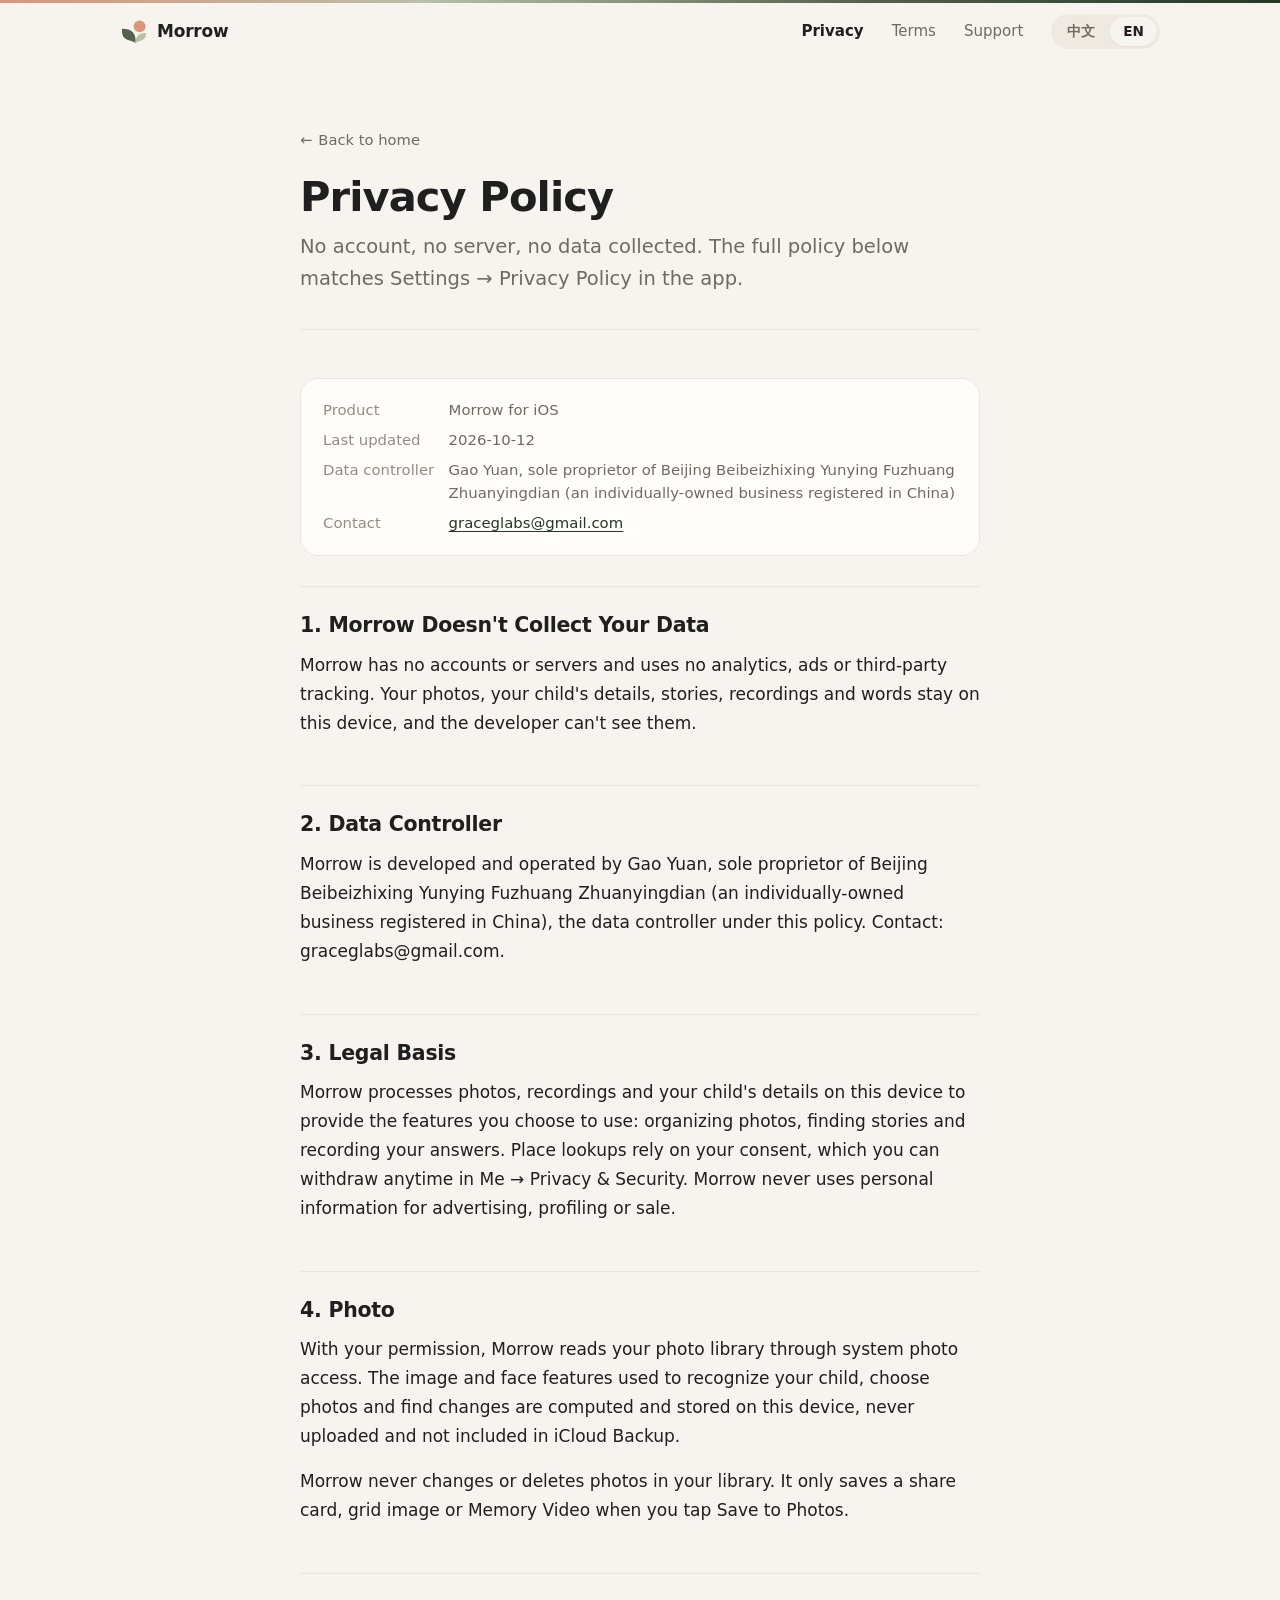
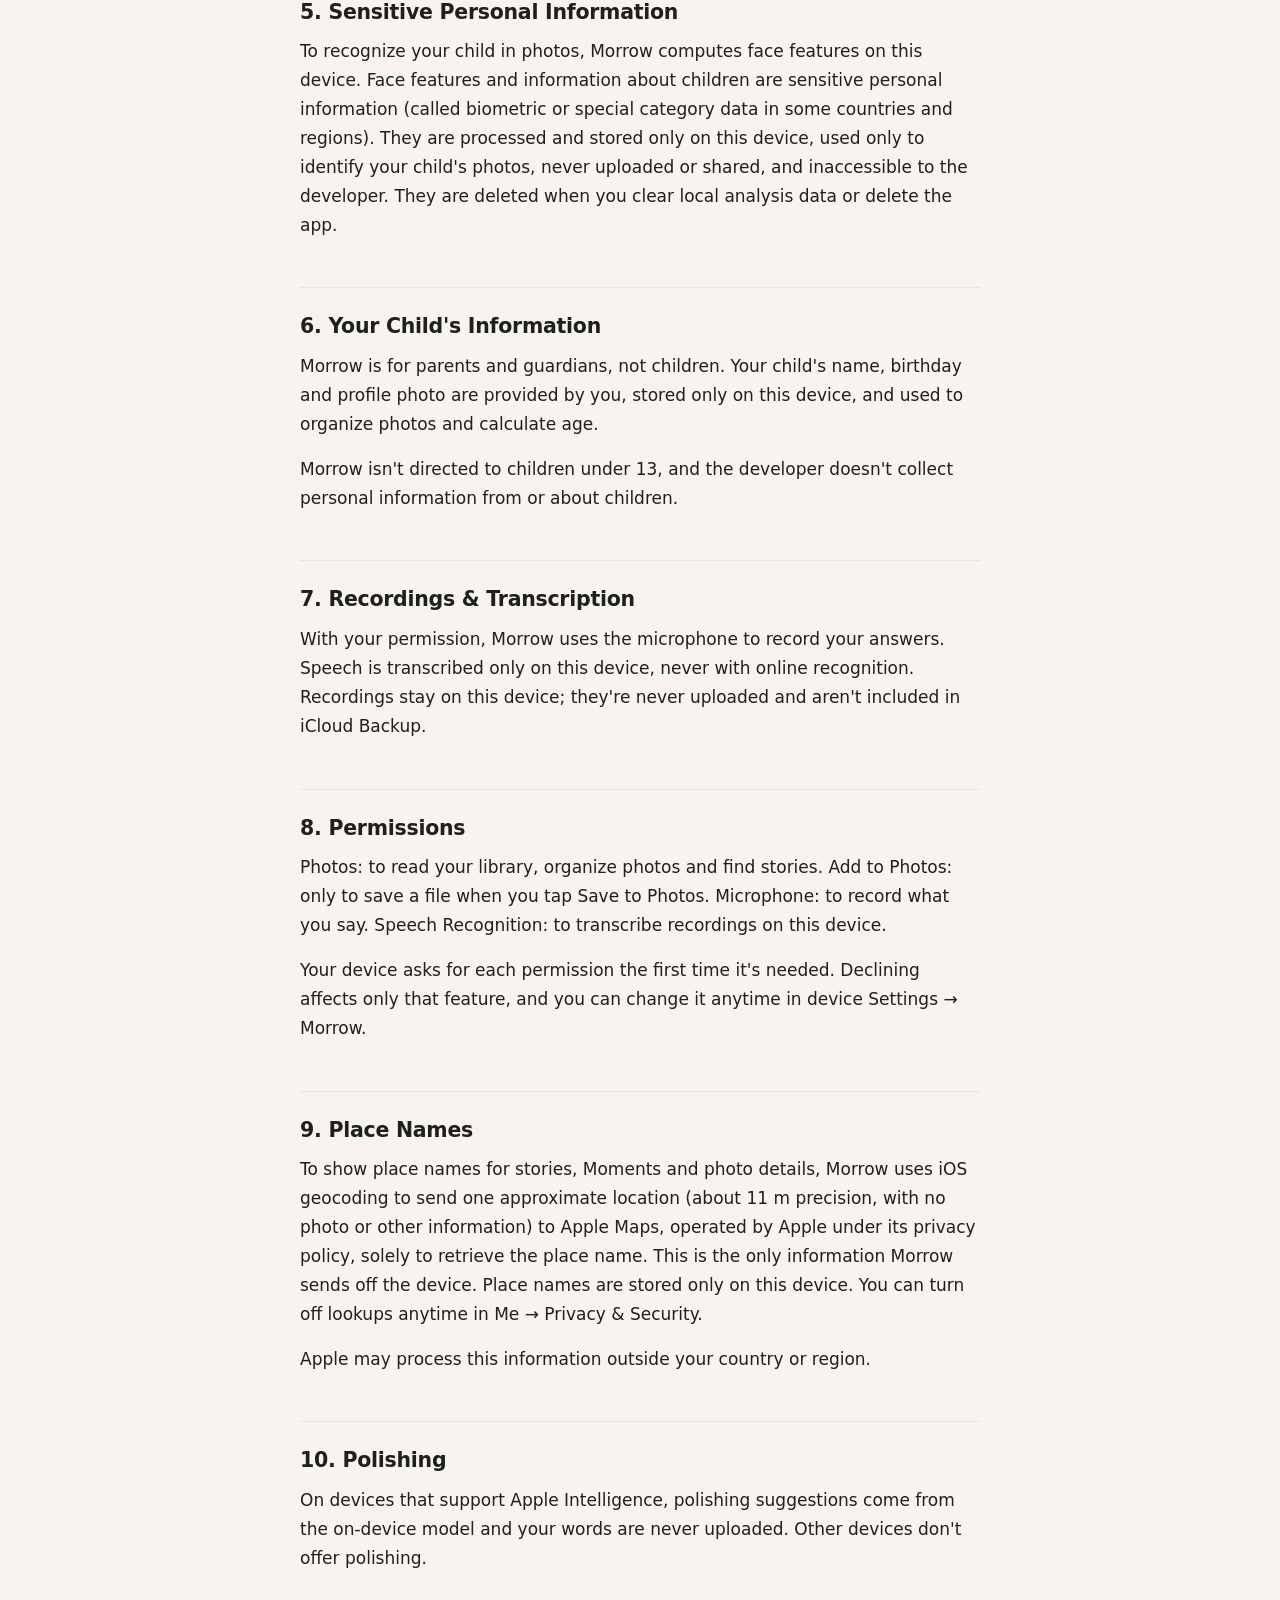
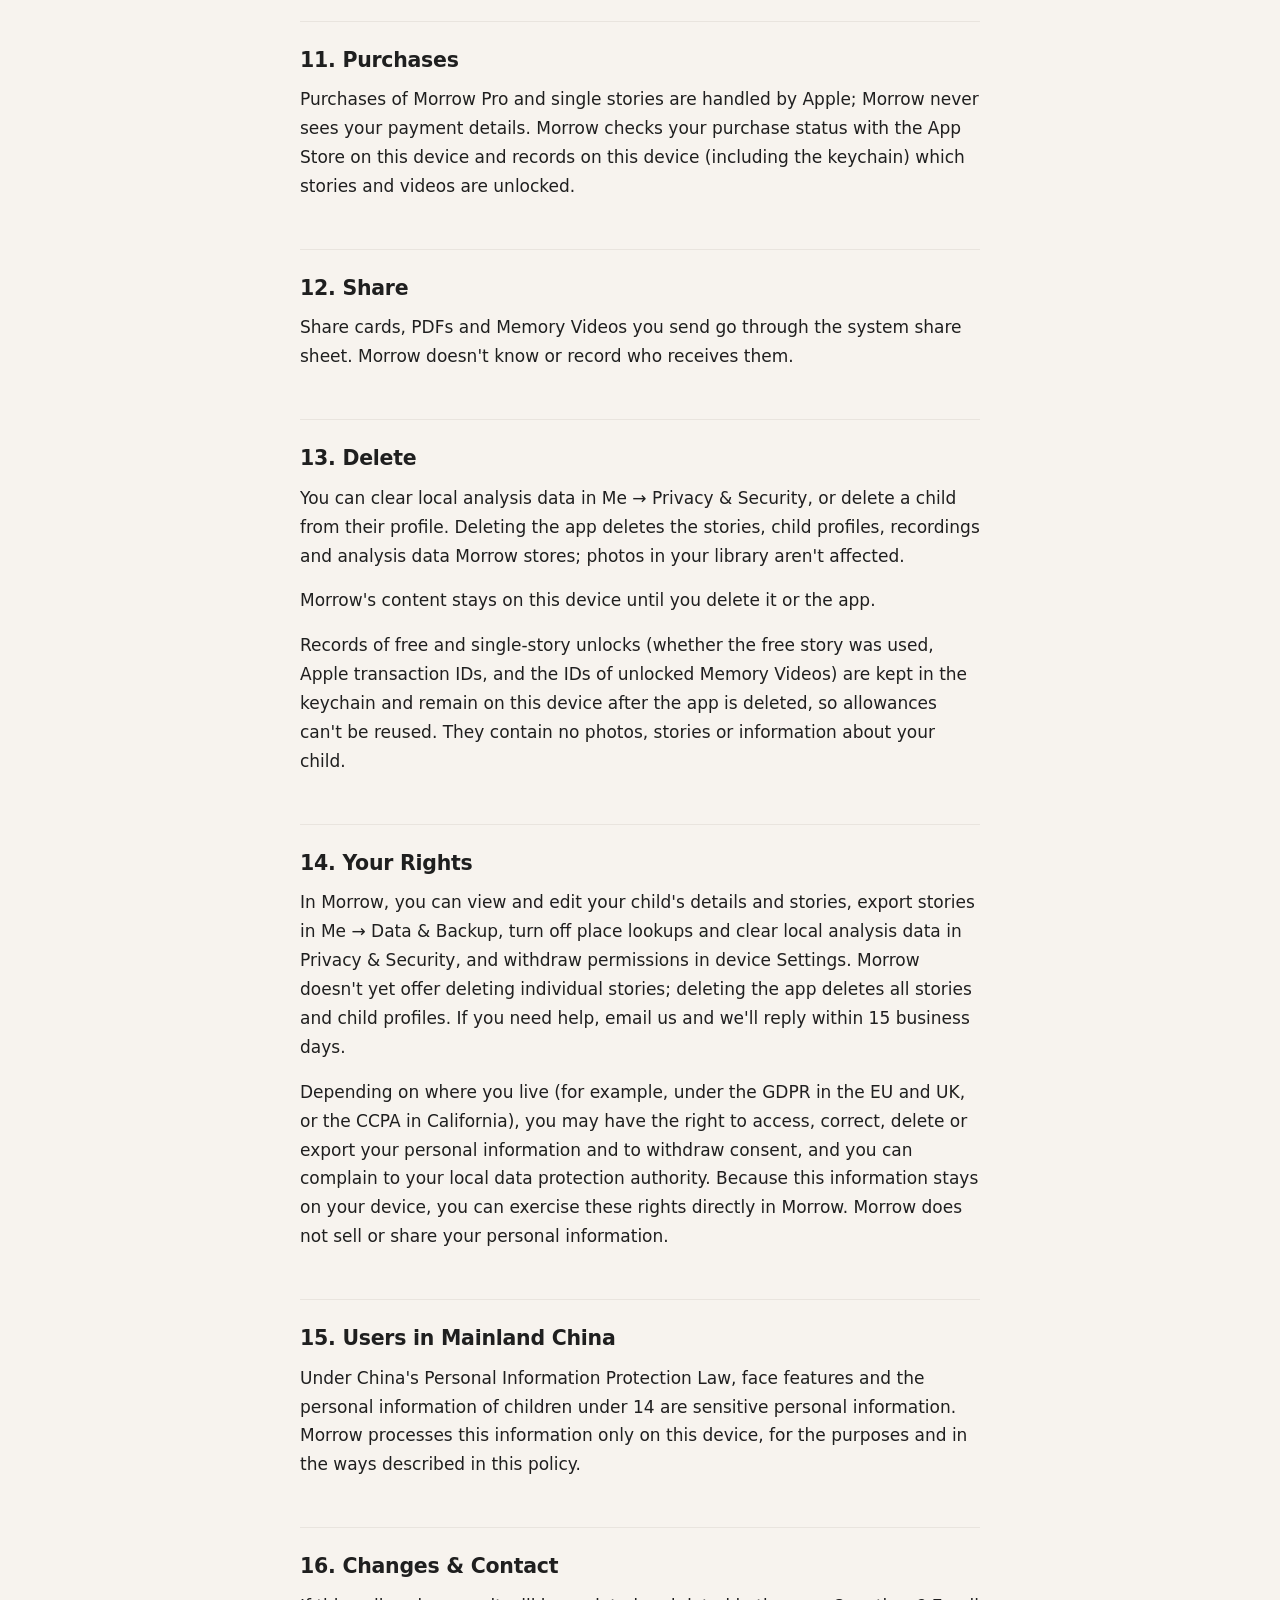
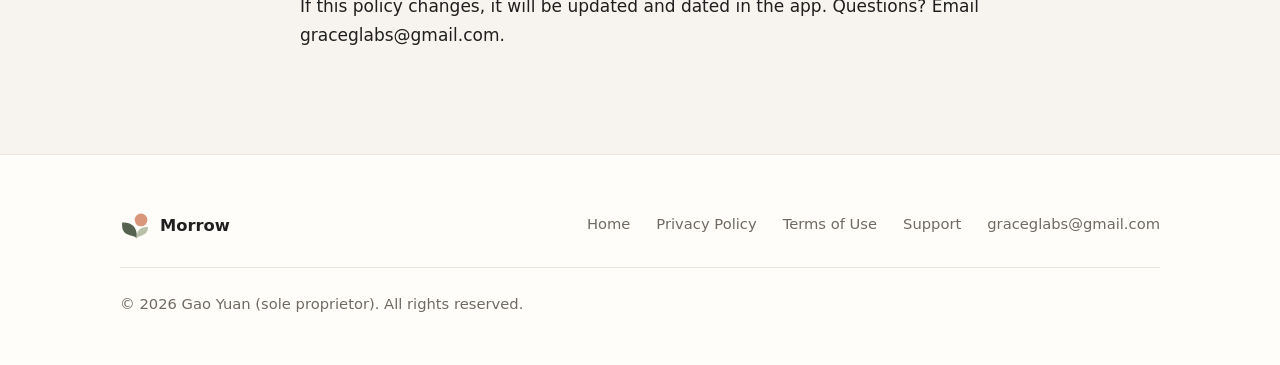
<file: morrow/privacy.html>
<!doctype html>
<html lang="zh-CN"
      data-title-zh="隐私政策 — 慢慢"
      data-title-en="Privacy Policy — Morrow"
      data-desc-zh="慢慢隐私政策：没有账号、没有服务器，照片、人脸特征、录音和故事只在你的 iPhone 上处理和保存。"
      data-desc-en="Morrow privacy policy: no accounts, no servers. Photos, face features, recordings and stories are processed and kept only on your iPhone.">
<head>
<meta charset="utf-8">
<meta name="viewport" content="width=device-width, initial-scale=1, viewport-fit=cover">
<title>隐私政策 — 慢慢</title>
<meta name="description" content="慢慢隐私政策：没有账号、没有服务器，照片、人脸特征、录音和故事只在你的 iPhone 上处理和保存。">
<meta name="theme-color" content="#f7f3ee" media="(prefers-color-scheme: light)">
<meta name="theme-color" content="#161513" media="(prefers-color-scheme: dark)">
<link rel="icon" href="mark.svg" type="image/svg+xml">
<link rel="apple-touch-icon" href="mark.svg">
<link rel="stylesheet" href="style.css">
<script>
(function () {
  var d = document.documentElement, K = 'morrow-site-lang', l = null, m;
  try { m = location.search.match(/[?&]lang=(zh|en)/); if (m) { l = m[1]; } } catch (e) {}
  if (!l && location.hash === '#en') { l = 'en'; }
  if (!l && location.hash === '#zh') { l = 'zh'; }
  if (l) { try { localStorage.setItem(K, l); } catch (e) {} }
  if (!l) { try { var s = localStorage.getItem(K); if (s === 'zh' || s === 'en') { l = s; } } catch (e) {} }
  if (!l) {
    var n = navigator.languages || [navigator.language || ''];
    for (var i = 0; i < n.length; i++) { if (/^zh(-|_|$)/i.test(n[i] || '')) { l = 'zh'; break; } }
  }
  if (!l) {
    try {
      var t = Intl.DateTimeFormat().resolvedOptions().timeZone || '';
      if (t === 'Asia/Shanghai' || t === 'Asia/Chongqing' || t === 'Asia/Harbin' || t === 'Asia/Urumqi' || t === 'PRC') { l = 'zh'; }
    } catch (e) {}
  }
  d.setAttribute('data-lang', l || 'en');
  d.lang = (l === 'zh') ? 'zh-CN' : 'en';
  var T = d.getAttribute('data-title-' + (l || 'en'));
  if (T) { document.title = T; }
}());
</script>
<noscript><style>.langswitch { display: none; }</style></noscript>
</head>
<body>

<a class="skip" href="#main"><span lang="zh">跳到主要内容</span><span lang="en">Skip to content</span></a>

<header class="topbar">
  <div class="container topbar__inner">
    <a class="brand" href="index.html">
      <img src="mark.svg" alt="" aria-hidden="true" width="28" height="28">
      <span lang="zh">慢慢</span><span lang="en">Morrow</span>
    </a>

    <nav class="topnav" aria-label="Site">
      <a href="privacy.html" aria-current="page"><span lang="zh">隐私政策</span><span lang="en">Privacy</span></a>
      <a href="terms.html"><span lang="zh">使用条款</span><span lang="en">Terms</span></a>
      <a href="support.html"><span lang="zh">支持</span><span lang="en">Support</span></a>
    </nav>

    <div class="langswitch" role="group" aria-label="Language / 语言">
      <button type="button" data-set-lang="zh" aria-pressed="true" lang="zh-CN">中文</button>
      <button type="button" data-set-lang="en" aria-pressed="false" lang="en">EN</button>
    </div>
  </div>
</header>

<main id="main">
  <div class="container prose">

    <div class="pagehead">
      <a class="back" href="index.html">
        <span aria-hidden="true">←</span>
        <span lang="zh">返回首页</span><span lang="en">Back to home</span>
      </a>
      <h1><span lang="zh">隐私政策</span><span lang="en">Privacy Policy</span></h1>
      <p class="lede"><span lang="zh">无账号、无服务器、不收集数据。以下为完整条款，与 App 内「设置 → 隐私政策」一致。</span><span lang="en">No account, no server, no data collected. The full policy below matches Settings → Privacy Policy in the app.</span></p>
    </div>

    <div class="doc">
      <dl class="meta">
        <div>
          <dt><span lang="zh">适用产品</span><span lang="en">Product</span></dt>
          <dd><span lang="zh">慢慢 iOS 应用</span><span lang="en">Morrow for iOS</span></dd>
        </div>
        <div>
          <dt><span lang="zh">最近更新</span><span lang="en">Last updated</span></dt>
          <dd>2026-10-12</dd>
        </div>
        <div>
          <dt><span lang="zh">个人信息处理者</span><span lang="en">Data controller</span></dt>
          <dd><span lang="zh">高园（个体工商户「北京贝贝之星孕婴服装专营店」经营者）</span><span lang="en">Gao Yuan, sole proprietor of Beijing Beibeizhixing Yunying Fuzhuang Zhuanyingdian (an individually-owned business registered in China)</span></dd>
        </div>
        <div>
          <dt><span lang="zh">联系邮箱</span><span lang="en">Contact</span></dt>
          <dd><span lang="zh"><a href="mailto:graceglabs@163.com">graceglabs@163.com</a></span><span lang="en"><a href="mailto:graceglabs@gmail.com">graceglabs@gmail.com</a></span></dd>
        </div>
      </dl>
      <h2><span lang="zh">一、慢慢不收集你的数据</span><span lang="en">1. Morrow Doesn't Collect Your Data</span></h2>
      <p><span lang="zh">慢慢没有账号与服务器，不使用任何统计、广告或第三方追踪工具。你的照片、孩子的资料、故事、录音与文字仅保存在本机，开发者无法查看。</span><span lang="en">Morrow has no accounts or servers and uses no analytics, ads or third-party tracking. Your photos, your child's details, stories, recordings and words stay on this device, and the developer can't see them.</span></p>
      <h2><span lang="zh">二、个人信息处理者</span><span lang="en">2. Data Controller</span></h2>
      <p><span lang="zh">慢慢由高园（个体工商户「北京贝贝之星孕婴服装专营店」经营者）开发和运营，是本政策所称的个人信息处理者。联系邮箱：graceglabs@163.com。</span><span lang="en">Morrow is developed and operated by Gao Yuan, sole proprietor of Beijing Beibeizhixing Yunying Fuzhuang Zhuanyingdian (an individually-owned business registered in China), the data controller under this policy. Contact: graceglabs@gmail.com.</span></p>
      <h2><span lang="zh">三、处理依据</span><span lang="en">3. Legal Basis</span></h2>
      <p><span lang="zh">慢慢在本机处理照片、录音与孩子的资料，是为了提供你主动使用的功能：整理照片、发现故事、记录你的回答。查询地名基于你的同意，可随时在「我的 → 隐私与安全」中关闭。慢慢不将任何个人信息用于广告、用户画像或出售。</span><span lang="en">Morrow processes photos, recordings and your child's details on this device to provide the features you choose to use: organizing photos, finding stories and recording your answers. Place lookups rely on your consent, which you can withdraw anytime in Me → Privacy &amp; Security. Morrow never uses personal information for advertising, profiling or sale.</span></p>
      <h2><span lang="zh">四、照片</span><span lang="en">4. Photo</span></h2>
      <p><span lang="zh">经你允许后，慢慢通过系统照片权限读取相册。识别孩子、挑选照片与发现成长变化所需的画面与面部特征均在本机计算并保存，不上传，也不纳入 iCloud 备份。</span><span lang="en">With your permission, Morrow reads your photo library through system photo access. The image and face features used to recognize your child, choose photos and find changes are computed and stored on this device, never uploaded and not included in iCloud Backup.</span></p>
      <p><span lang="zh">慢慢不会改动或删除相册中的照片，仅在你轻点「存到相册」时写入对应的分享卡、宫格图或回忆视频。</span><span lang="en">Morrow never changes or deletes photos in your library. It only saves a share card, grid image or Memory Video when you tap Save to Photos.</span></p>
      <h2><span lang="zh">五、敏感个人信息</span><span lang="en">5. Sensitive Personal Information</span></h2>
      <p><span lang="zh">为在照片中识别孩子，慢慢会在本机计算人脸特征。人脸特征与孩子的个人信息属于敏感个人信息（在部分国家和地区称为生物识别信息或特殊类别数据），仅在本机处理和保存，仅用于识别孩子的照片，不上传、不共享，开发者无法获取。清除本地分析数据或删除 App 时一并删除。</span><span lang="en">To recognize your child in photos, Morrow computes face features on this device. Face features and information about children are sensitive personal information (called biometric or special category data in some countries and regions). They are processed and stored only on this device, used only to identify your child's photos, never uploaded or shared, and inaccessible to the developer. They are deleted when you clear local analysis data or delete the app.</span></p>
      <h2><span lang="zh">六、孩子的信息</span><span lang="en">6. Your Child's Information</span></h2>
      <p><span lang="zh">慢慢面向家长（监护人），不面向儿童。孩子的名字、生日与头像照片由你填写或选择，仅保存在本机，用于整理照片和计算月龄。</span><span lang="en">Morrow is for parents and guardians, not children. Your child's name, birthday and profile photo are provided by you, stored only on this device, and used to organize photos and calculate age.</span></p>
      <p><span lang="zh">慢慢不面向 13 岁以下的儿童，开发者也不收集任何儿童的个人信息。</span><span lang="en">Morrow isn't directed to children under 13, and the developer doesn't collect personal information from or about children.</span></p>
      <h2><span lang="zh">七、录音与语音转写</span><span lang="en">7. Recordings &amp; Transcription</span></h2>
      <p><span lang="zh">经你允许后，慢慢使用麦克风录制你的回答。语音转写仅在本机进行，不使用网络识别。录音仅保存在本机，不上传，也不纳入 iCloud 备份。</span><span lang="en">With your permission, Morrow uses the microphone to record your answers. Speech is transcribed only on this device, never with online recognition. Recordings stay on this device; they're never uploaded and aren't included in iCloud Backup.</span></p>
      <h2><span lang="zh">八、系统权限</span><span lang="en">8. Permissions</span></h2>
      <p><span lang="zh">照片：读取相册，用于整理照片与发现故事。添加到照片：仅在你轻点「存到相册」时写入该文件。麦克风：录制你的讲述。语音识别：在本机将录音转为文字。</span><span lang="en">Photos: to read your library, organize photos and find stories. Add to Photos: only to save a file when you tap Save to Photos. Microphone: to record what you say. Speech Recognition: to transcribe recordings on this device.</span></p>
      <p><span lang="zh">各项权限在首次使用时由系统询问；拒绝仅影响对应功能，可随时在设备「设置 → 慢慢」中更改。</span><span lang="en">Your device asks for each permission the first time it's needed. Declining affects only that feature, and you can change it anytime in device Settings → Morrow.</span></p>
      <h2><span lang="zh">九、地名</span><span lang="en">9. Place Names</span></h2>
      <p><span lang="zh">为故事、成长瞬间和照片详情显示地名时，慢慢通过 iOS 地理编码服务，将一处地点的大致坐标（精度约 11 米，不含照片及其他信息）发送至 Apple 地图（接收方：Apple，依其隐私政策处理），仅用于获取地名。这是慢慢唯一对外发送的信息。地名仅保存在本机，可随时在「我的 → 隐私与安全」中关闭查询。</span><span lang="en">To show place names for stories, Moments and photo details, Morrow uses iOS geocoding to send one approximate location (about 11 m precision, with no photo or other information) to Apple Maps, operated by Apple under its privacy policy, solely to retrieve the place name. This is the only information Morrow sends off the device. Place names are stored only on this device. You can turn off lookups anytime in Me → Privacy &amp; Security.</span></p>
      <p><span lang="zh">Apple 可能在你所在的国家或地区以外处理这些信息。</span><span lang="en">Apple may process this information outside your country or region.</span></p>
      <h2><span lang="zh">十、文字润色</span><span lang="en">10. Polishing</span></h2>
      <p><span lang="zh">在支持 Apple 智能的设备上，润色建议由本机模型生成，你的文字不会上传。不支持的设备不提供润色。</span><span lang="en">On devices that support Apple Intelligence, polishing suggestions come from the on-device model and your words are never uploaded. Other devices don't offer polishing.</span></p>
      <h2><span lang="zh">十一、购买</span><span lang="en">11. Purchases</span></h2>
      <p><span lang="zh">慢慢 Pro 与单篇故事的购买由 Apple 处理，慢慢无法查看你的付款信息。慢慢在本机向 App Store 查询购买状态，并在本机（含钥匙串）记录已解锁的故事与视频。</span><span lang="en">Purchases of Morrow Pro and single stories are handled by Apple; Morrow never sees your payment details. Morrow checks your purchase status with the App Store on this device and records on this device (including the keychain) which stories and videos are unlocked.</span></p>
      <h2><span lang="zh">十二、分享</span><span lang="en">12. Share</span></h2>
      <p><span lang="zh">你发给家人的分享卡、PDF 与回忆视频经由系统分享面板发送，慢慢不知道、也不记录接收者。</span><span lang="en">Share cards, PDFs and Memory Videos you send go through the system share sheet. Morrow doesn't know or record who receives them.</span></p>
      <h2><span lang="zh">十三、删除</span><span lang="en">13. Delete</span></h2>
      <p><span lang="zh">你可以在「我的 → 隐私与安全」中清除本地分析数据，或在孩子资料中删除孩子。删除 App 将删除慢慢保存的故事、孩子资料、录音与分析数据，相册中的照片不受影响。</span><span lang="en">You can clear local analysis data in Me → Privacy &amp; Security, or delete a child from their profile. Deleting the app deletes the stories, child profiles, recordings and analysis data Morrow stores; photos in your library aren't affected.</span></p>
      <p><span lang="zh">慢慢的内容保存在本机，直至你将其删除或删除 App。</span><span lang="en">Morrow's content stays on this device until you delete it or the app.</span></p>
      <p><span lang="zh">免费名额与单篇购买的记录（是否已使用免费名额、Apple 交易编号、已解锁的回忆视频编号）保存在钥匙串中，删除 App 后仍保留在这台设备上，用于避免名额被重复使用；其中不含照片、故事或孩子的信息。</span><span lang="en">Records of free and single-story unlocks (whether the free story was used, Apple transaction IDs, and the IDs of unlocked Memory Videos) are kept in the keychain and remain on this device after the app is deleted, so allowances can't be reused. They contain no photos, stories or information about your child.</span></p>
      <h2><span lang="zh">十四、你的权利</span><span lang="en">14. Your Rights</span></h2>
      <p><span lang="zh">你可以在慢慢中查看和修改孩子的资料与故事，在「我的 → 数据与备份」中导出故事，在「隐私与安全」中关闭地名查询、清除本地分析数据，并在设备设置中撤回权限。慢慢暂不提供单独删除故事的功能，删除 App 将删除全部故事与孩子资料。如需帮助，请发送邮件，我们将在 15 个工作日内回复。</span><span lang="en">In Morrow, you can view and edit your child's details and stories, export stories in Me → Data &amp; Backup, turn off place lookups and clear local analysis data in Privacy &amp; Security, and withdraw permissions in device Settings. Morrow doesn't yet offer deleting individual stories; deleting the app deletes all stories and child profiles. If you need help, email us and we'll reply within 15 business days.</span></p>
      <p><span lang="zh">依据你所在地区的法律（例如欧盟和英国的《通用数据保护条例》、美国加利福尼亚州的《加州消费者隐私法》），你可能享有访问、更正、删除和导出个人信息以及撤回同意的权利，也可以向当地的数据保护监管机构投诉。这些信息只在你的设备上，你可以直接在慢慢中行使上述权利。慢慢不出售、不共享你的个人信息。</span><span lang="en">Depending on where you live (for example, under the GDPR in the EU and UK, or the CCPA in California), you may have the right to access, correct, delete or export your personal information and to withdraw consent, and you can complain to your local data protection authority. Because this information stays on your device, you can exercise these rights directly in Morrow. Morrow does not sell or share your personal information.</span></p>
      <h2><span lang="zh">十五、中国大陆用户</span><span lang="en">15. Users in Mainland China</span></h2>
      <p><span lang="zh">依据《个人信息保护法》，人脸特征与不满十四周岁儿童的个人信息属于敏感个人信息。慢慢仅按本政策所述的目的与方式在本机处理这些信息。</span><span lang="en">Under China's Personal Information Protection Law, face features and the personal information of children under 14 are sensitive personal information. Morrow processes this information only on this device, for the purposes and in the ways described in this policy.</span></p>
      <h2><span lang="zh">十六、变更与联系</span><span lang="en">16. Changes &amp; Contact</span></h2>
      <p><span lang="zh">本政策变更时，会在 App 内更新并标明日期。如有疑问，请发送邮件至 graceglabs@163.com。</span><span lang="en">If this policy changes, it will be updated and dated in the app. Questions? Email graceglabs@gmail.com.</span></p>
    </div>

  </div>
</main>

<footer>
  <div class="container">
    <div class="footer__top">
      <div class="footer__brand">
        <img src="mark.svg" alt="" aria-hidden="true" width="30" height="30">
        <span lang="zh">慢慢</span><span lang="en">Morrow</span>
      </div>
      <ul class="footer__nav">
        <li><a href="index.html"><span lang="zh">首页</span><span lang="en">Home</span></a></li>
        <li><a href="privacy.html"><span lang="zh">隐私政策</span><span lang="en">Privacy Policy</span></a></li>
        <li><a href="terms.html"><span lang="zh">使用条款</span><span lang="en">Terms of Use</span></a></li>
        <li><a href="support.html"><span lang="zh">支持</span><span lang="en">Support</span></a></li>
        <li><span lang="zh"><a href="mailto:graceglabs@163.com">graceglabs@163.com</a></span><span lang="en"><a href="mailto:graceglabs@gmail.com">graceglabs@gmail.com</a></span></li>
      </ul>
    </div>

    <div class="footer__legal">
      <p class="muted" lang="zh">© <span class="js-year">2026</span> 高园（个体工商户「北京贝贝之星孕婴服装专营店」经营者）。保留所有权利。</p>
      <p class="muted" lang="en">© <span class="js-year">2026</span> Gao Yuan (sole proprietor). All rights reserved.</p>
    <template data-icp-insertion-point></template>
    </div>
  </div>
</footer>

<script src="site.js" defer></script>
</body>
</html>
</file>
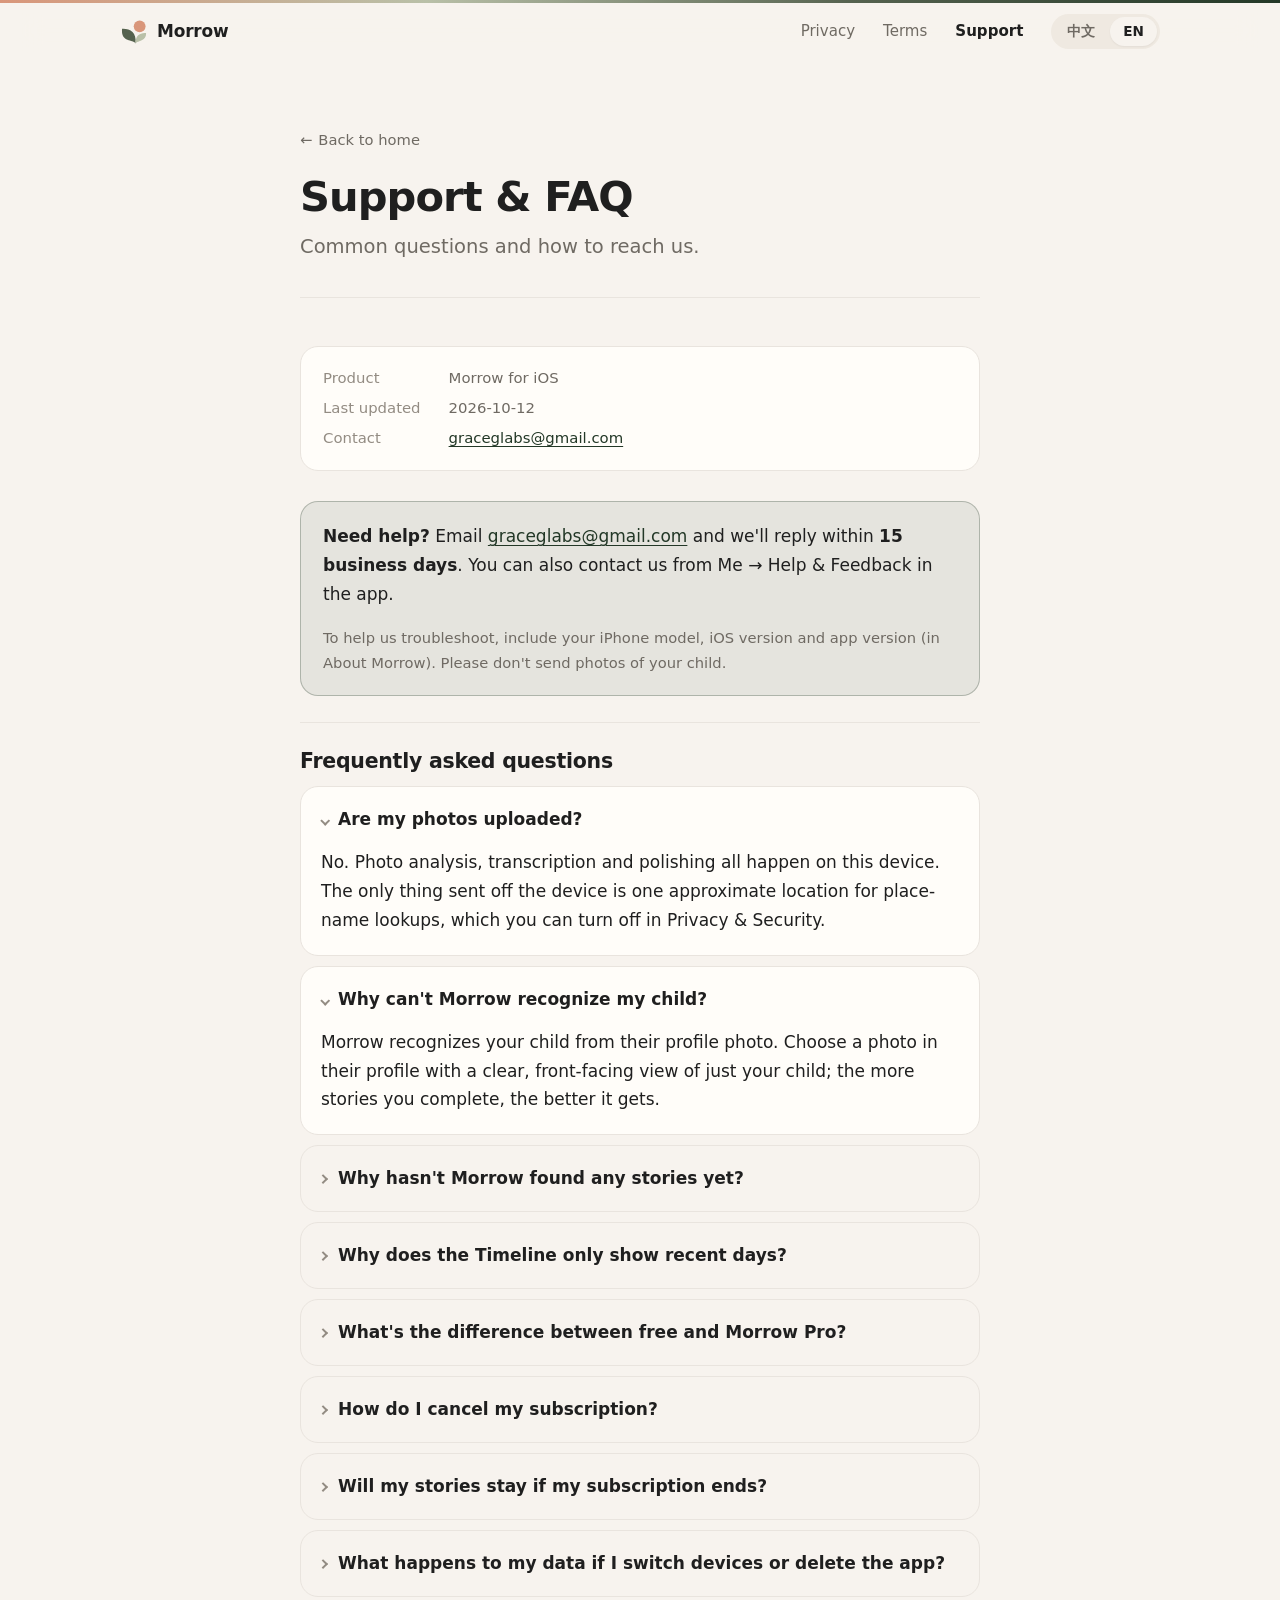
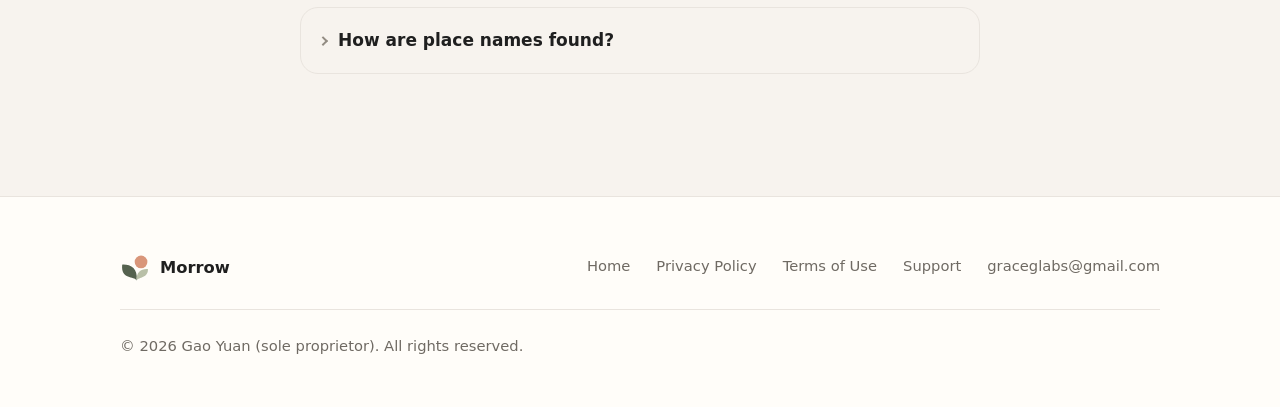
<file: morrow/support.html>
<!doctype html>
<html lang="zh-CN"
      data-title-zh="支持与常见问题 — 慢慢"
      data-title-en="Support & FAQ — Morrow"
      data-desc-zh="慢慢的常见问题与联系方式。"
      data-desc-en="Morrow FAQ and how to reach us.">
<head>
<meta charset="utf-8">
<meta name="viewport" content="width=device-width, initial-scale=1, viewport-fit=cover">
<title>支持与常见问题 — 慢慢</title>
<meta name="description" content="慢慢的常见问题与联系方式。">
<meta name="theme-color" content="#f7f3ee" media="(prefers-color-scheme: light)">
<meta name="theme-color" content="#161513" media="(prefers-color-scheme: dark)">
<link rel="icon" href="mark.svg" type="image/svg+xml">
<link rel="apple-touch-icon" href="mark.svg">
<link rel="stylesheet" href="style.css">
<script>
(function () {
  var d = document.documentElement, K = 'morrow-site-lang', l = null, m;
  try { m = location.search.match(/[?&]lang=(zh|en)/); if (m) { l = m[1]; } } catch (e) {}
  if (!l && location.hash === '#en') { l = 'en'; }
  if (!l && location.hash === '#zh') { l = 'zh'; }
  if (l) { try { localStorage.setItem(K, l); } catch (e) {} }
  if (!l) { try { var s = localStorage.getItem(K); if (s === 'zh' || s === 'en') { l = s; } } catch (e) {} }
  if (!l) {
    var n = navigator.languages || [navigator.language || ''];
    for (var i = 0; i < n.length; i++) { if (/^zh(-|_|$)/i.test(n[i] || '')) { l = 'zh'; break; } }
  }
  if (!l) {
    try {
      var t = Intl.DateTimeFormat().resolvedOptions().timeZone || '';
      if (t === 'Asia/Shanghai' || t === 'Asia/Chongqing' || t === 'Asia/Harbin' || t === 'Asia/Urumqi' || t === 'PRC') { l = 'zh'; }
    } catch (e) {}
  }
  d.setAttribute('data-lang', l || 'en');
  d.lang = (l === 'zh') ? 'zh-CN' : 'en';
  var T = d.getAttribute('data-title-' + (l || 'en'));
  if (T) { document.title = T; }
}());
</script>
<noscript><style>.langswitch { display: none; }</style></noscript>
</head>
<body>

<a class="skip" href="#main"><span lang="zh">跳到主要内容</span><span lang="en">Skip to content</span></a>

<header class="topbar">
  <div class="container topbar__inner">
    <a class="brand" href="index.html">
      <img src="mark.svg" alt="" aria-hidden="true" width="28" height="28">
      <span lang="zh">慢慢</span><span lang="en">Morrow</span>
    </a>

    <nav class="topnav" aria-label="Site">
      <a href="privacy.html"><span lang="zh">隐私政策</span><span lang="en">Privacy</span></a>
      <a href="terms.html"><span lang="zh">使用条款</span><span lang="en">Terms</span></a>
      <a href="support.html" aria-current="page"><span lang="zh">支持</span><span lang="en">Support</span></a>
    </nav>

    <div class="langswitch" role="group" aria-label="Language / 语言">
      <button type="button" data-set-lang="zh" aria-pressed="true" lang="zh-CN">中文</button>
      <button type="button" data-set-lang="en" aria-pressed="false" lang="en">EN</button>
    </div>
  </div>
</header>

<main id="main">
  <div class="container prose">

    <div class="pagehead">
      <a class="back" href="index.html">
        <span aria-hidden="true">←</span>
        <span lang="zh">返回首页</span><span lang="en">Back to home</span>
      </a>
      <h1><span lang="zh">支持与常见问题</span><span lang="en">Support &amp; FAQ</span></h1>
      <p class="lede"><span lang="zh">常见问题与联系方式。</span><span lang="en">Common questions and how to reach us.</span></p>
    </div>

    <div class="doc">
      <dl class="meta">
        <div>
          <dt><span lang="zh">适用产品</span><span lang="en">Product</span></dt>
          <dd><span lang="zh">慢慢 iOS 应用</span><span lang="en">Morrow for iOS</span></dd>
        </div>
        <div>
          <dt><span lang="zh">最近更新</span><span lang="en">Last updated</span></dt>
          <dd>2026-10-12</dd>
        </div>
        <div>
          <dt><span lang="zh">联系邮箱</span><span lang="en">Contact</span></dt>
          <dd><span lang="zh"><a href="mailto:graceglabs@163.com">graceglabs@163.com</a></span><span lang="en"><a href="mailto:graceglabs@gmail.com">graceglabs@gmail.com</a></span></dd>
        </div>
      </dl>
      <div class="callout">
      <p><span lang="zh"><strong>需要帮助？</strong>请发送邮件至 <a href="mailto:graceglabs@163.com">graceglabs@163.com</a>，我们将在 <strong>15 个工作日内</strong>回复。也可在 App 的「我的 → 帮助与反馈」中联系。</span><span lang="en"><strong>Need help?</strong> Email <a href="mailto:graceglabs@gmail.com">graceglabs@gmail.com</a> and we'll reply within <strong>15 business days</strong>. You can also contact us from Me → Help &amp; Feedback in the app.</span></p>
      <p class="muted small"><span lang="zh">为便于排查，请附上 iPhone 型号、iOS 版本与 App 版本号（见「关于慢慢」）。请勿发送孩子的照片。</span><span lang="en">To help us troubleshoot, include your iPhone model, iOS version and app version (in About Morrow). Please don't send photos of your child.</span></p>
      </div>
      <section class="faq-group">
      <h2><span lang="zh">常见问题</span><span lang="en">Frequently asked questions</span></h2>
      <details open>
        <summary><span lang="zh">我的照片会上传吗？</span><span lang="en">Are my photos uploaded?</span></summary>
      <p><span lang="zh">不会。照片分析、语音转写与文字润色均在本机完成。唯一对外发送的是查询地名所用的一处大致坐标，可在「隐私与安全」中关闭。</span><span lang="en">No. Photo analysis, transcription and polishing all happen on this device. The only thing sent off the device is one approximate location for place-name lookups, which you can turn off in Privacy &amp; Security.</span></p>
      </details>
      <details open>
        <summary><span lang="zh">为什么认不出我的孩子？</span><span lang="en">Why can't Morrow recognize my child?</span></summary>
      <p><span lang="zh">慢慢通过孩子的头像照片识别孩子。请在孩子资料中换一张正脸清晰、只有孩子一人的照片；完成的故事越多，识别越准确。</span><span lang="en">Morrow recognizes your child from their profile photo. Choose a photo in their profile with a clear, front-facing view of just your child; the more stories you complete, the better it gets.</span></p>
      </details>
      <details>
        <summary><span lang="zh">为什么还没有发现故事？</span><span lang="en">Why hasn't Morrow found any stories yet?</span></summary>
      <p><span lang="zh">成长变化需要时间跨度：同一地点相隔数月的照片、学步前后的照片，才能体现变化。慢慢宁可少推荐，也不编造故事。你也可以从首页「找照片」自行挑选照片开始。</span><span lang="en">Growth takes time to show: photos at the same place months apart, or before and after learning to walk. Morrow would rather suggest less than make stories up. You can also start one yourself from Find Photos on Home.</span></p>
      </details>
      <details>
        <summary><span lang="zh">为什么时光里只有最近的日子？</span><span lang="en">Why does the Timeline only show recent days?</span></summary>
      <p><span lang="zh">免费版首次整理最近 90 天，此后的新照片持续整理进时光，已整理的不会收回。开启慢慢 Pro 后，将一直整理到孩子出生之日。</span><span lang="en">The free version first organizes the last 90 days, then keeps adding new photos to the Timeline. Nothing already organized is taken away. Morrow Pro organizes all the way back to the day your child was born.</span></p>
      </details>
      <details>
        <summary><span lang="zh">免费版和慢慢 Pro 有什么区别？</span><span lang="en">What's the difference between free and Morrow Pro?</span></summary>
      <p><span lang="zh">免费版可以扫描全部照片、发现全部故事、完成第 1 篇完整故事、整理每个孩子的第一份周岁回忆，并导出前 3 个回忆视频。之后的故事可以单篇购买（最多 3 篇），或开启慢慢 Pro：从出生到现在的完整时光、不限篇数的完整故事、不限次导出回忆视频。</span><span lang="en">The free version scans all your photos, finds every story, lets you complete your first full story, makes each child's First Birthday Recap, and exports your first 3 Memory Videos. After that, buy single stories (up to 3) or get Morrow Pro: a complete Timeline from birth to now, unlimited full stories, and unlimited Memory Video exports.</span></p>
      </details>
      <details>
        <summary><span lang="zh">如何取消订阅？</span><span lang="en">How do I cancel my subscription?</span></summary>
      <p><span lang="zh">打开设备「设置 → Apple 账户 → 订阅」，选择慢慢 Pro 并取消；也可在慢慢「设置 → 慢慢 Pro → 管理订阅」中打开该页面。</span><span lang="en">Open device Settings → Apple Account → Subscriptions, choose Morrow Pro and cancel. You can also open the same page from Morrow: Settings → Morrow Pro → Manage Subscription.</span></p>
      </details>
      <details>
        <summary><span lang="zh">订阅到期后，故事会保留吗？</span><span lang="en">Will my stories stay if my subscription ends?</span></summary>
      <p><span lang="zh">会。已完成的故事以及免费、单篇解锁的故事均永久保留，你写下的文字与录音也不会删除。未完成的故事需再次解锁，才能生成初稿和完成。</span><span lang="en">Yes. Completed stories and stories unlocked for free or individually are kept forever, and your words and recordings are never deleted. Unfinished stories need to be unlocked again before drafting or completing.</span></p>
      </details>
      <details>
        <summary><span lang="zh">更换设备或删除 App 后，数据如何处理？</span><span lang="en">What happens to my data if I switch devices or delete the app?</span></summary>
      <p><span lang="zh">慢慢没有账号与云同步，内容均在本机。删除 App 将删除慢慢中的故事与资料（相册中的照片不受影响）。更换设备时，故事资料可随设备备份迁移，录音与照片分析数据不在备份中。重要的故事请导出 PDF 保存。</span><span lang="en">Morrow has no accounts or cloud sync; everything lives on this device. Deleting the app deletes your stories and data in Morrow (photos in your library aren't affected). When you switch devices, story data can move with your device backup, but recordings and photo analysis data aren't backed up. Export important stories as PDFs.</span></p>
      </details>
      <details>
        <summary><span lang="zh">地名如何获取？</span><span lang="en">How are place names found?</span></summary>
      <p><span lang="zh">慢慢将一处地点的大致坐标发送至 Apple 地图查询地名，仅使用具体地点；查不到时标题不含地名。地名印到分享卡前需经你确认。</span><span lang="en">Morrow sends one approximate location to Apple Maps to look up a place name, and only uses specific places; if nothing is found, titles leave the place out. You confirm a place name before it's printed on a share card.</span></p>
      </details>
      </section>
    </div>

  </div>
</main>

<footer>
  <div class="container">
    <div class="footer__top">
      <div class="footer__brand">
        <img src="mark.svg" alt="" aria-hidden="true" width="30" height="30">
        <span lang="zh">慢慢</span><span lang="en">Morrow</span>
      </div>
      <ul class="footer__nav">
        <li><a href="index.html"><span lang="zh">首页</span><span lang="en">Home</span></a></li>
        <li><a href="privacy.html"><span lang="zh">隐私政策</span><span lang="en">Privacy Policy</span></a></li>
        <li><a href="terms.html"><span lang="zh">使用条款</span><span lang="en">Terms of Use</span></a></li>
        <li><a href="support.html"><span lang="zh">支持</span><span lang="en">Support</span></a></li>
        <li><span lang="zh"><a href="mailto:graceglabs@163.com">graceglabs@163.com</a></span><span lang="en"><a href="mailto:graceglabs@gmail.com">graceglabs@gmail.com</a></span></li>
      </ul>
    </div>

    <div class="footer__legal">
      <p class="muted" lang="zh">© <span class="js-year">2026</span> 高园（个体工商户「北京贝贝之星孕婴服装专营店」经营者）。保留所有权利。</p>
      <p class="muted" lang="en">© <span class="js-year">2026</span> Gao Yuan (sole proprietor). All rights reserved.</p>
    <template data-icp-insertion-point></template>
    </div>
  </div>
</footer>

<script src="site.js" defer></script>
</body>
</html>
</file>
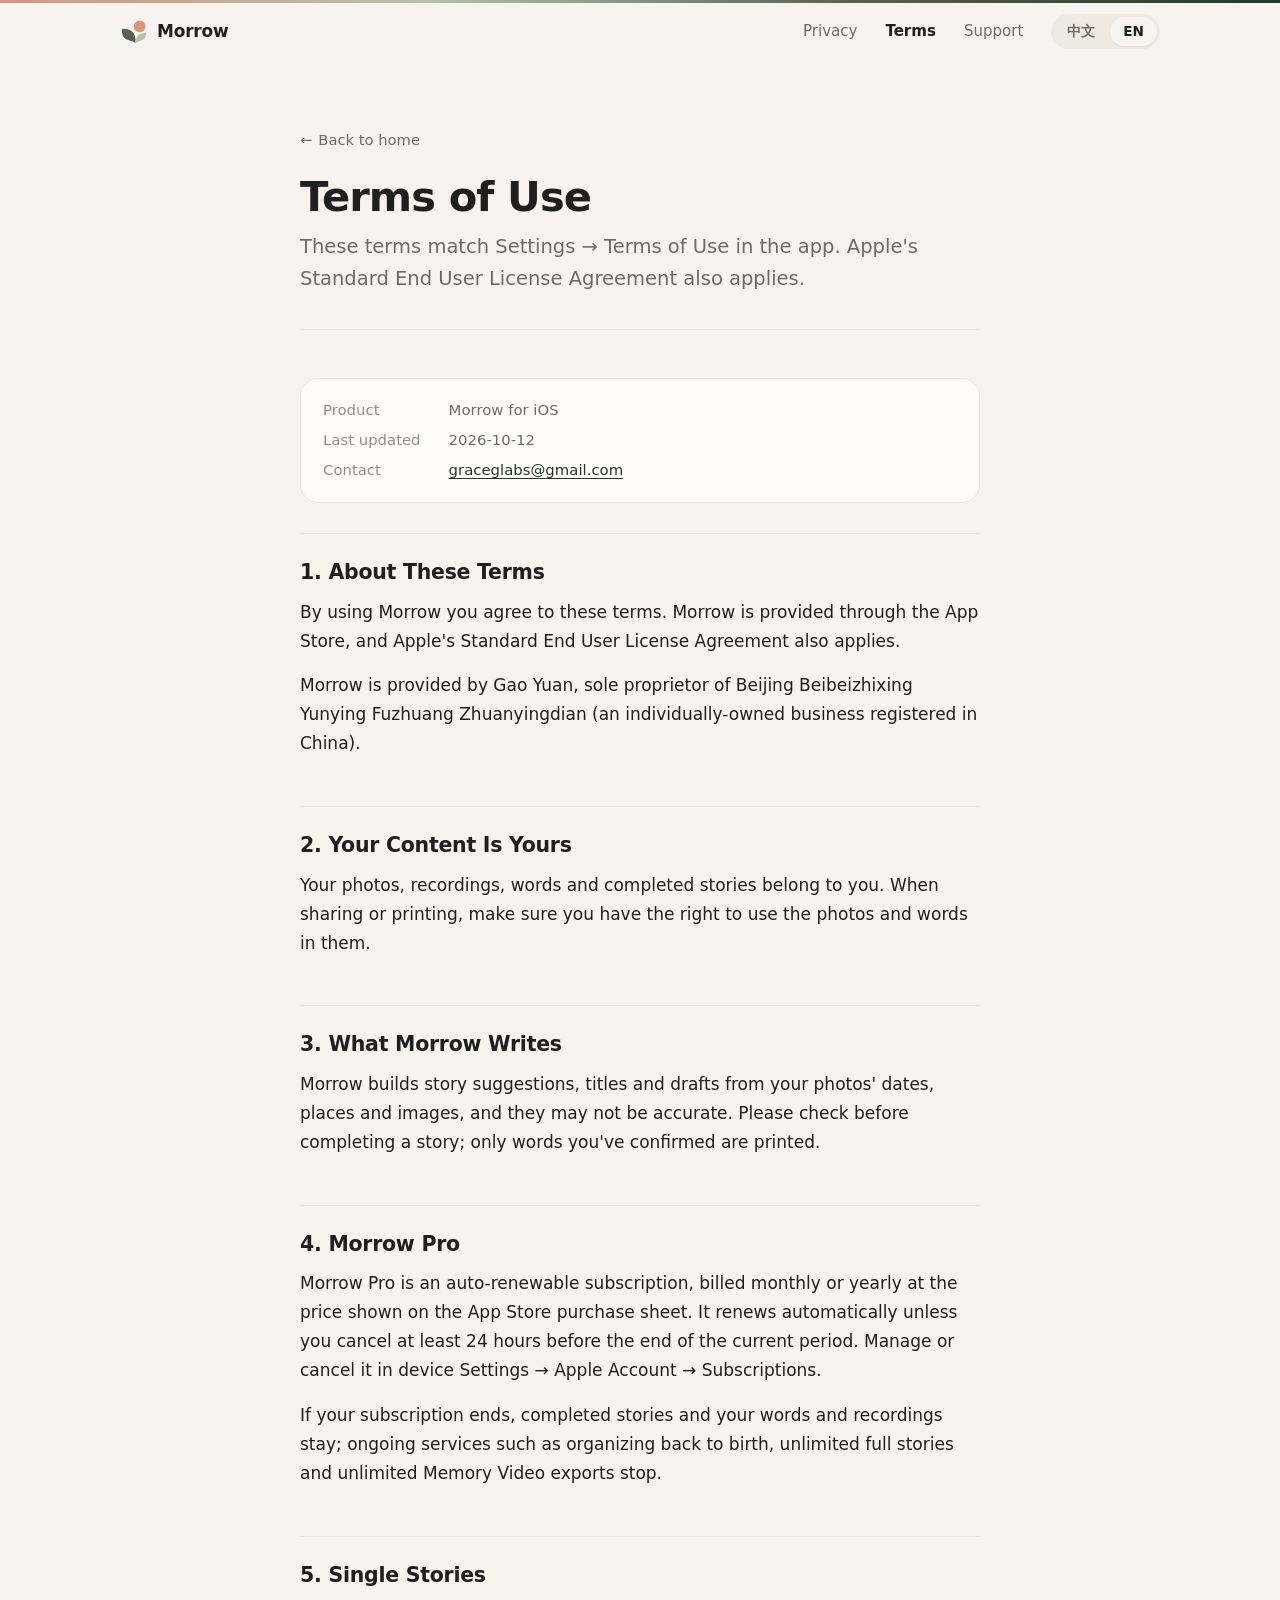
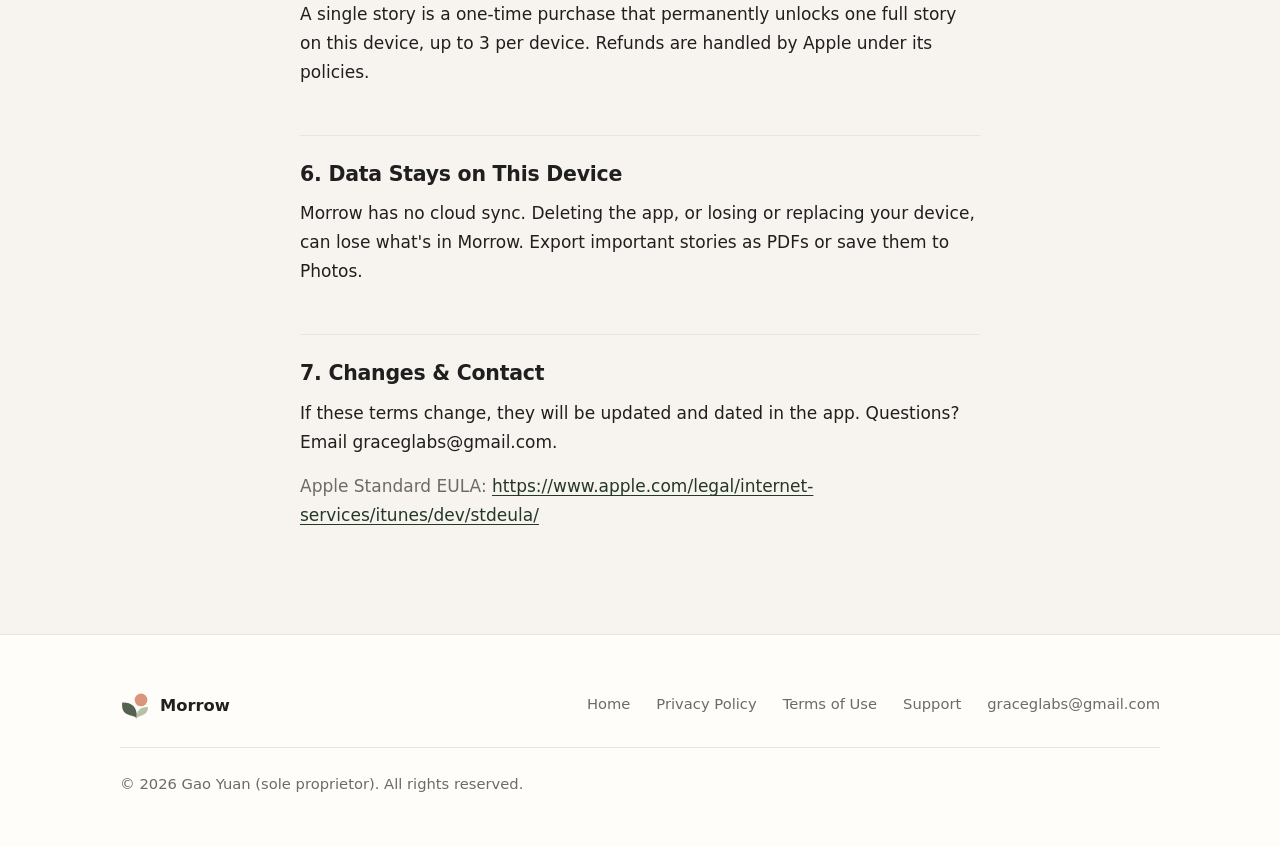
<file: morrow/terms.html>
<!doctype html>
<html lang="zh-CN"
      data-title-zh="使用条款 — 慢慢"
      data-title-en="Terms of Use — Morrow"
      data-desc-zh="慢慢使用条款：慢慢 Pro 自动续期订阅、单篇故事与内容归属。"
      data-desc-en="Morrow terms of use: Morrow Pro auto-renewing subscriptions, single stories and who owns your content.">
<head>
<meta charset="utf-8">
<meta name="viewport" content="width=device-width, initial-scale=1, viewport-fit=cover">
<title>使用条款 — 慢慢</title>
<meta name="description" content="慢慢使用条款：慢慢 Pro 自动续期订阅、单篇故事与内容归属。">
<meta name="theme-color" content="#f7f3ee" media="(prefers-color-scheme: light)">
<meta name="theme-color" content="#161513" media="(prefers-color-scheme: dark)">
<link rel="icon" href="mark.svg" type="image/svg+xml">
<link rel="apple-touch-icon" href="mark.svg">
<link rel="stylesheet" href="style.css">
<script>
(function () {
  var d = document.documentElement, K = 'morrow-site-lang', l = null, m;
  try { m = location.search.match(/[?&]lang=(zh|en)/); if (m) { l = m[1]; } } catch (e) {}
  if (!l && location.hash === '#en') { l = 'en'; }
  if (!l && location.hash === '#zh') { l = 'zh'; }
  if (l) { try { localStorage.setItem(K, l); } catch (e) {} }
  if (!l) { try { var s = localStorage.getItem(K); if (s === 'zh' || s === 'en') { l = s; } } catch (e) {} }
  if (!l) {
    var n = navigator.languages || [navigator.language || ''];
    for (var i = 0; i < n.length; i++) { if (/^zh(-|_|$)/i.test(n[i] || '')) { l = 'zh'; break; } }
  }
  if (!l) {
    try {
      var t = Intl.DateTimeFormat().resolvedOptions().timeZone || '';
      if (t === 'Asia/Shanghai' || t === 'Asia/Chongqing' || t === 'Asia/Harbin' || t === 'Asia/Urumqi' || t === 'PRC') { l = 'zh'; }
    } catch (e) {}
  }
  d.setAttribute('data-lang', l || 'en');
  d.lang = (l === 'zh') ? 'zh-CN' : 'en';
  var T = d.getAttribute('data-title-' + (l || 'en'));
  if (T) { document.title = T; }
}());
</script>
<noscript><style>.langswitch { display: none; }</style></noscript>
</head>
<body>

<a class="skip" href="#main"><span lang="zh">跳到主要内容</span><span lang="en">Skip to content</span></a>

<header class="topbar">
  <div class="container topbar__inner">
    <a class="brand" href="index.html">
      <img src="mark.svg" alt="" aria-hidden="true" width="28" height="28">
      <span lang="zh">慢慢</span><span lang="en">Morrow</span>
    </a>

    <nav class="topnav" aria-label="Site">
      <a href="privacy.html"><span lang="zh">隐私政策</span><span lang="en">Privacy</span></a>
      <a href="terms.html" aria-current="page"><span lang="zh">使用条款</span><span lang="en">Terms</span></a>
      <a href="support.html"><span lang="zh">支持</span><span lang="en">Support</span></a>
    </nav>

    <div class="langswitch" role="group" aria-label="Language / 语言">
      <button type="button" data-set-lang="zh" aria-pressed="true" lang="zh-CN">中文</button>
      <button type="button" data-set-lang="en" aria-pressed="false" lang="en">EN</button>
    </div>
  </div>
</header>

<main id="main">
  <div class="container prose">

    <div class="pagehead">
      <a class="back" href="index.html">
        <span aria-hidden="true">←</span>
        <span lang="zh">返回首页</span><span lang="en">Back to home</span>
      </a>
      <h1><span lang="zh">使用条款</span><span lang="en">Terms of Use</span></h1>
      <p class="lede"><span lang="zh">与 App 内「设置 → 使用条款」一致，Apple 标准最终用户许可协议同时适用。</span><span lang="en">These terms match Settings → Terms of Use in the app. Apple's Standard End User License Agreement also applies.</span></p>
    </div>

    <div class="doc">
      <dl class="meta">
        <div>
          <dt><span lang="zh">适用产品</span><span lang="en">Product</span></dt>
          <dd><span lang="zh">慢慢 iOS 应用</span><span lang="en">Morrow for iOS</span></dd>
        </div>
        <div>
          <dt><span lang="zh">最近更新</span><span lang="en">Last updated</span></dt>
          <dd>2026-10-12</dd>
        </div>
        <div>
          <dt><span lang="zh">联系邮箱</span><span lang="en">Contact</span></dt>
          <dd><span lang="zh"><a href="mailto:graceglabs@163.com">graceglabs@163.com</a></span><span lang="en"><a href="mailto:graceglabs@gmail.com">graceglabs@gmail.com</a></span></dd>
        </div>
      </dl>
      <h2><span lang="zh">一、关于这些条款</span><span lang="en">1. About These Terms</span></h2>
      <p><span lang="zh">使用慢慢即表示你同意这些条款。慢慢通过 App Store 提供，Apple 的标准最终用户许可协议同时适用。</span><span lang="en">By using Morrow you agree to these terms. Morrow is provided through the App Store, and Apple's Standard End User License Agreement also applies.</span></p>
      <p><span lang="zh">慢慢由高园（个体工商户「北京贝贝之星孕婴服装专营店」经营者）提供。</span><span lang="en">Morrow is provided by Gao Yuan, sole proprietor of Beijing Beibeizhixing Yunying Fuzhuang Zhuanyingdian (an individually-owned business registered in China).</span></p>
      <h2><span lang="zh">二、你的内容属于你</span><span lang="en">2. Your Content Is Yours</span></h2>
      <p><span lang="zh">照片、录音、你写下的文字和完成的故事都属于你。分享或打印时，请确认你有权使用其中的照片与文字。</span><span lang="en">Your photos, recordings, words and completed stories belong to you. When sharing or printing, make sure you have the right to use the photos and words in them.</span></p>
      <h2><span lang="zh">三、慢慢写的内容</span><span lang="en">3. What Morrow Writes</span></h2>
      <p><span lang="zh">慢慢根据照片的日期、地点与画面生成故事候选、标题与初稿，可能不准确。完成故事前请核对，故事中只印你确认过的文字。</span><span lang="en">Morrow builds story suggestions, titles and drafts from your photos' dates, places and images, and they may not be accurate. Please check before completing a story; only words you've confirmed are printed.</span></p>
      <h2><span lang="zh">四、慢慢 Pro</span><span lang="en">4. Morrow Pro</span></h2>
      <p><span lang="zh">慢慢 Pro 是自动续期订阅，分为月付和年付，价格以 App Store 购买页显示为准。订阅会在每期结束前 24 小时内自动续费，除非你在此之前取消；可在设备「设置 → Apple 账户 → 订阅」中管理或取消。</span><span lang="en">Morrow Pro is an auto-renewable subscription, billed monthly or yearly at the price shown on the App Store purchase sheet. It renews automatically unless you cancel at least 24 hours before the end of the current period. Manage or cancel it in device Settings → Apple Account → Subscriptions.</span></p>
      <p><span lang="zh">订阅到期后，已完成的故事、你写下的文字与录音均会保留；回溯至出生的时光、不限篇数的完整故事、不限次导出回忆视频等服务将停止。</span><span lang="en">If your subscription ends, completed stories and your words and recordings stay; ongoing services such as organizing back to birth, unlimited full stories and unlimited Memory Video exports stop.</span></p>
      <h2><span lang="zh">五、单篇故事</span><span lang="en">5. Single Stories</span></h2>
      <p><span lang="zh">单篇故事是一次性购买，在这台设备上永久解锁一篇完整故事，每台设备最多 3 篇。退款由 Apple 按其政策处理。</span><span lang="en">A single story is a one-time purchase that permanently unlocks one full story on this device, up to 3 per device. Refunds are handled by Apple under its policies.</span></p>
      <h2><span lang="zh">六、数据只在本机</span><span lang="en">6. Data Stays on This Device</span></h2>
      <p><span lang="zh">慢慢没有云同步。删除 App、丢失或更换设备都可能导致慢慢中的内容丢失。重要的故事请导出 PDF 或存到相册保存。</span><span lang="en">Morrow has no cloud sync. Deleting the app, or losing or replacing your device, can lose what's in Morrow. Export important stories as PDFs or save them to Photos.</span></p>
      <h2><span lang="zh">七、变更与联系</span><span lang="en">7. Changes &amp; Contact</span></h2>
      <p><span lang="zh">条款变更时，会在 App 内更新并标明日期。如有疑问，请发送邮件至 graceglabs@163.com。</span><span lang="en">If these terms change, they will be updated and dated in the app. Questions? Email graceglabs@gmail.com.</span></p>
      <p class="muted"><span lang="zh">Apple 标准最终用户许可协议：</span><span lang="en">Apple Standard EULA: </span><a href="https://www.apple.com/legal/internet-services/itunes/dev/stdeula/">https://www.apple.com/legal/internet-services/itunes/dev/stdeula/</a></p>
    </div>

  </div>
</main>

<footer>
  <div class="container">
    <div class="footer__top">
      <div class="footer__brand">
        <img src="mark.svg" alt="" aria-hidden="true" width="30" height="30">
        <span lang="zh">慢慢</span><span lang="en">Morrow</span>
      </div>
      <ul class="footer__nav">
        <li><a href="index.html"><span lang="zh">首页</span><span lang="en">Home</span></a></li>
        <li><a href="privacy.html"><span lang="zh">隐私政策</span><span lang="en">Privacy Policy</span></a></li>
        <li><a href="terms.html"><span lang="zh">使用条款</span><span lang="en">Terms of Use</span></a></li>
        <li><a href="support.html"><span lang="zh">支持</span><span lang="en">Support</span></a></li>
        <li><span lang="zh"><a href="mailto:graceglabs@163.com">graceglabs@163.com</a></span><span lang="en"><a href="mailto:graceglabs@gmail.com">graceglabs@gmail.com</a></span></li>
      </ul>
    </div>

    <div class="footer__legal">
      <p class="muted" lang="zh">© <span class="js-year">2026</span> 高园（个体工商户「北京贝贝之星孕婴服装专营店」经营者）。保留所有权利。</p>
      <p class="muted" lang="en">© <span class="js-year">2026</span> Gao Yuan (sole proprietor). All rights reserved.</p>
    <template data-icp-insertion-point></template>
    </div>
  </div>
</footer>

<script src="site.js" defer></script>
</body>
</html>
</file>
<file: feather/style.css>
:root {
  --bg: #ffffff;
  --surface: #f6f6f9;
  --surface-2: #eeeef3;
  --fg: #16171b;
  --fg-2: #5f6068;
  --fg-3: #8b8c95;
  --line: #e5e5ec;
  --line-strong: #d6d6e0;
  --accent: #0b7c94;
  --accent-fg: #ffffff;
  --accent-wash: rgba(11, 124, 148, 0.09);
  --coral: #c1493f;

  --b1: #fe7f3e;
  --b2: #fd81d8;
  --b3: #6f54f8;
  --b4: #53bffd;

  --topbar-bg: rgba(255, 255, 255, 0.78);
  --shadow-sm: 0 1px 2px rgba(16, 18, 26, 0.05);
  --shadow-md: 0 1px 2px rgba(16, 18, 26, 0.04), 0 10px 28px -14px rgba(16, 18, 26, 0.18);
  --shadow-lg: 0 2px 6px rgba(16, 18, 26, 0.05), 0 32px 64px -28px rgba(16, 18, 26, 0.32);

  --r-sm: 11px;
  --r-md: 18px;
  --r-lg: 28px;
  --r-pill: 999px;

  --maxw: 1120px;
  --gutter: clamp(20px, 5vw, 40px);
}

@media (prefers-color-scheme: dark) {
  :root {
    --bg: #0d0f16;
    --surface: #161923;
    --surface-2: #1e2230;
    --fg: #f2f2f7;
    --fg-2: #a3a6b3;
    --fg-3: #7c8090;
    --line: #242836;
    --line-strong: #343a4c;
    --accent: #57c8e6;
    --accent-fg: #0d0f16;
    --accent-wash: rgba(87, 200, 230, 0.13);
    --coral: #f0908a;

    --b1: #ff945d;
    --b2: #fea0e2;
    --b3: #8872f9;
    --b4: #72cbfe;

    --topbar-bg: rgba(13, 15, 22, 0.76);
    --shadow-sm: 0 1px 2px rgba(0, 0, 0, 0.4);
    --shadow-md: 0 1px 2px rgba(0, 0, 0, 0.4), 0 12px 32px -16px rgba(0, 0, 0, 0.7);
    --shadow-lg: 0 2px 8px rgba(0, 0, 0, 0.45), 0 36px 72px -32px rgba(0, 0, 0, 0.85);
  }
}


*, *::before, *::after { box-sizing: border-box; }

html {
  -webkit-text-size-adjust: 100%;
  scroll-behavior: smooth;
  scroll-padding-top: 88px;
}

@media (prefers-reduced-motion: reduce) {
  html { scroll-behavior: auto; }
  *, *::before, *::after {
    animation-duration: 0.01ms !important;
    animation-iteration-count: 1 !important;
    transition-duration: 0.01ms !important;
  }
}

body {
  margin: 0;
  background: var(--bg);
  color: var(--fg);
  font-family: -apple-system, BlinkMacSystemFont, "SF Pro Text", "Segoe UI",
               "PingFang SC", "Hiragino Sans GB", "Microsoft YaHei", system-ui,
               "Helvetica Neue", Arial, sans-serif;
  font-size: 17px;
  line-height: 1.7;
  -webkit-font-smoothing: antialiased;
  text-rendering: optimizeLegibility;
}

body::before {
  content: "";
  position: fixed;
  inset: 0 0 auto 0;
  height: 3px;
  z-index: 60;
  background: linear-gradient(90deg, var(--b1), var(--b2), var(--b3), var(--b4));
}

img { max-width: 100%; height: auto; }

a {
  color: var(--accent);
  text-underline-offset: 3px;
  text-decoration-thickness: 1px;
}
a:hover { text-decoration-thickness: 2px; }

:focus-visible {
  outline: 2px solid var(--accent);
  outline-offset: 3px;
  border-radius: 4px;
}

p, li { overflow-wrap: break-word; }

strong { font-weight: 650; }

code, kbd {
  font-family: ui-monospace, SFMono-Regular, Menlo, monospace;
  font-size: 0.9em;
  padding: 1px 5px;
  border-radius: 5px;
  background: var(--surface-2);
}

hr { display: none; }

.skip {
  position: absolute;
  left: -9999px;
  top: 0;
  z-index: 100;
}
.skip:focus {
  left: 12px;
  top: 12px;
  padding: 10px 16px;
  background: var(--bg);
  border: 1px solid var(--line-strong);
  border-radius: var(--r-sm);
  text-decoration: none;
}


html[data-lang="zh"] [lang="en"],
html[data-lang="en"] [lang="zh"] { display: none; }

html[data-lang] .langswitch button { display: inline-block; }


.container {
  width: 100%;
  max-width: var(--maxw);
  margin: 0 auto;
  padding-inline: var(--gutter);
}

.prose { max-width: 760px; }

main { display: block; }


.topbar {
  position: sticky;
  top: 0;
  z-index: 50;
  background: var(--topbar-bg);
  -webkit-backdrop-filter: saturate(180%) blur(20px);
  backdrop-filter: saturate(180%) blur(20px);
  border-bottom: 1px solid transparent;
  transition: border-color 0.2s ease;
}
.topbar.is-scrolled { border-bottom-color: var(--line); }

.topbar__inner {
  display: flex;
  align-items: center;
  gap: 16px;
  min-height: 60px;
  padding-top: 3px;
}

.brand {
  display: inline-flex;
  align-items: center;
  gap: 9px;
  font-weight: 650;
  font-size: 1.06rem;
  letter-spacing: -0.01em;
  color: var(--fg);
  text-decoration: none;
  margin-right: auto;
}
.brand img {
  width: 28px;
  height: 28px;
  border-radius: 7px;
  flex: none;
}

.topnav {
  display: flex;
  align-items: center;
  gap: 4px;
}
.topnav a {
  padding: 7px 12px;
  border-radius: var(--r-sm);
  color: var(--fg-2);
  font-size: 0.94rem;
  font-weight: 500;
  text-decoration: none;
  white-space: nowrap;
}
.topnav a:hover { color: var(--fg); background: var(--surface); }
.topnav a[aria-current="page"] { color: var(--fg); font-weight: 600; }

@media (max-width: 720px) {
  .topnav { display: none; }
}

.langswitch {
  display: inline-flex;
  padding: 3px;
  gap: 2px;
  background: var(--surface-2);
  border-radius: var(--r-pill);
  flex: none;
}
.langswitch button {
  appearance: none;
  border: 0;
  margin: 0;
  padding: 5px 13px;
  font: inherit;
  font-size: 0.85rem;
  font-weight: 600;
  line-height: 1.4;
  color: var(--fg-2);
  background: transparent;
  border-radius: var(--r-pill);
  cursor: pointer;
  transition: color 0.15s ease, background-color 0.15s ease;
}
.langswitch button:hover { color: var(--fg); }

html[data-lang="zh"] .langswitch [data-set-lang="zh"],
html[data-lang="en"] .langswitch [data-set-lang="en"] {
  color: var(--fg);
  background: var(--bg);
  box-shadow: var(--shadow-sm);
  cursor: default;
}


h1, h2, h3 {
  color: var(--fg);
  line-height: 1.25;
  letter-spacing: -0.012em;
  text-wrap: balance;
}

h1 {
  font-size: clamp(2rem, 1.4rem + 2.6vw, 3.3rem);
  font-weight: 700;
  letter-spacing: -0.022em;
  line-height: 1.12;
  margin: 0 0 18px;
}

h2 {
  font-size: clamp(1.4rem, 1.2rem + 0.8vw, 1.9rem);
  font-weight: 660;
  margin: 0 0 14px;
}

h3 {
  font-size: 1.1rem;
  font-weight: 640;
  margin: 32px 0 8px;
}

.eyebrow {
  display: inline-flex;
  align-items: center;
  gap: 8px;
  padding: 5px 13px 5px 9px;
  margin: 0 0 22px;
  border-radius: var(--r-pill);
  background: var(--accent-wash);
  color: var(--accent);
  font-size: 0.84rem;
  font-weight: 600;
  letter-spacing: 0.005em;
}
.eyebrow::before {
  content: "";
  width: 7px;
  height: 7px;
  border-radius: 50%;
  background: currentColor;
}

.section-kicker {
  display: block;
  margin: 0 0 10px;
  color: var(--accent);
  font-size: 0.82rem;
  font-weight: 700;
  letter-spacing: 0.08em;
  text-transform: uppercase;
}

.lede {
  font-size: clamp(1.05rem, 1rem + 0.35vw, 1.22rem);
  line-height: 1.65;
  color: var(--fg-2);
  margin: 0 0 26px;
  max-width: 46em;
}

.muted { color: var(--fg-2); }

.small { font-size: 0.92rem; }


section { scroll-margin-top: 88px; }

.band { padding: clamp(56px, 8vw, 96px) 0; }
.band--tint { background: var(--surface); }
.band--tight { padding: clamp(40px, 5vw, 64px) 0; }

.band + .band--tint,
.band--tint + .band { border-top: 1px solid var(--line); }


.hero {
  padding: clamp(48px, 7vw, 92px) 0 clamp(52px, 7vw, 96px);
}

.hero__grid {
  display: grid;
  gap: clamp(36px, 5vw, 64px);
  align-items: center;
}

@media (min-width: 900px) {
  .hero__grid { grid-template-columns: minmax(0, 1.05fr) minmax(0, 0.95fr); }
}

.hero__copy { min-width: 0; }

.cta-row {
  display: flex;
  flex-wrap: wrap;
  gap: 12px;
  margin: 0 0 26px;
}

.btn {
  display: inline-flex;
  align-items: center;
  justify-content: center;
  gap: 8px;
  padding: 13px 24px;
  border-radius: var(--r-pill);
  font-size: 1rem;
  font-weight: 600;
  text-decoration: none;
  border: 1px solid transparent;
  transition: transform 0.12s ease, background-color 0.15s ease, border-color 0.15s ease;
}
.btn:active { transform: scale(0.985); }

.btn--primary {
  background: var(--accent);
  color: var(--accent-fg);
}
.btn--primary:hover { filter: brightness(1.08); }

.btn--ghost {
  background: transparent;
  color: var(--fg);
  border-color: var(--line-strong);
}
.btn--ghost:hover { background: var(--surface); border-color: var(--fg-3); }

.trust {
  display: flex;
  flex-wrap: wrap;
  gap: 8px 22px;
  margin: 0;
  padding: 0;
  list-style: none;
  color: var(--fg-2);
  font-size: 0.94rem;
}
.trust li {
  display: flex;
  align-items: center;
  gap: 7px;
}
.trust svg { width: 17px; height: 17px; flex: none; color: var(--accent); }


.hero__visual {
  display: flex;
  justify-content: center;
  min-width: 0;
}

.device {
  position: relative;
  width: min(310px, 82vw);
  aspect-ratio: 9 / 18.6;
  padding: 11px;
  border-radius: 46px;
  background: linear-gradient(160deg, #d8d8e2, #a8a8b6 40%, #d2d2dc);
  box-shadow: var(--shadow-lg);
  flex: none;
}

@media (prefers-color-scheme: dark) {
  .device { background: linear-gradient(160deg, #3a3f4e, #22262f 40%, #343948); }
}

.device__screen {
  position: relative;
  height: 100%;
  border-radius: 36px;
  overflow: hidden;
  background: var(--bg);
  display: flex;
  align-items: center;
  justify-content: center;
}

.device__screen::before {
  content: "";
  position: absolute;
  top: 11px;
  left: 50%;
  transform: translateX(-50%);
  width: 78px;
  height: 22px;
  border-radius: var(--r-pill);
  background: #0b0c10;
  z-index: 3;
}

.stack {
  position: relative;
  width: 68%;
  aspect-ratio: 3 / 4;
}

.stack__card {
  position: absolute;
  inset: 0;
  border-radius: 15px;
  border: 5px solid #fff;
  background: var(--surface-2);
  box-shadow: 0 10px 30px -12px rgba(16, 18, 26, 0.5);
  overflow: hidden;
}

.stack__card img {
  display: block;
  width: 100%;
  height: 100%;
  object-fit: cover;
  border-radius: 10px;
}

@media (prefers-color-scheme: dark) {
  .stack__card { border-color: #f2f2f4; }
}

.stack__card--3 { transform: rotate(-13deg) translate(-27px, 12px) scale(0.92); }
.stack__card--2 { transform: rotate(10deg) translate(26px, 5px) scale(0.945); }
.stack__card--1 { transform: rotate(-1.5deg); }

.verdict {
  position: absolute;
  top: 30%;
  display: grid;
  place-items: center;
  width: 46px;
  height: 46px;
  border-radius: 50%;
  color: #fff;
  font-size: 1.25rem;
  font-weight: 700;
  line-height: 1;
  box-shadow: 0 8px 20px -8px rgba(16, 18, 26, 0.6);
  z-index: 2;
}
.verdict--keep { right: 13%; background: #0b7c94; }
.verdict--del  { left: 13%;  background: #c1493f; }

.island {
  position: absolute;
  bottom: 26px;
  left: 50%;
  transform: translateX(-50%);
  display: flex;
  gap: 12px;
  padding: 11px 15px;
  border-radius: var(--r-pill);
  background: rgba(255, 255, 255, 0.62);
  border: 1px solid rgba(255, 255, 255, 0.5);
  -webkit-backdrop-filter: blur(12px);
  backdrop-filter: blur(12px);
  box-shadow: 0 8px 24px -12px rgba(16, 18, 26, 0.45);
  z-index: 2;
}
.island i {
  width: 11px;
  height: 11px;
  border-radius: 50%;
  background: var(--fg-3);
}
.island i:nth-child(2) { background: var(--coral); }
.island i:nth-child(4) { background: var(--accent); }

@media (prefers-color-scheme: dark) {
  .island {
    background: rgba(40, 44, 56, 0.6);
    border-color: rgba(255, 255, 255, 0.14);
  }
}


.cards {
  display: grid;
  gap: 16px;
  grid-template-columns: 1fr;
  margin-top: 36px;
}
@media (min-width: 620px) { .cards { grid-template-columns: repeat(2, minmax(0, 1fr)); } }
@media (min-width: 1000px) { .cards { grid-template-columns: repeat(4, minmax(0, 1fr)); } }

.card {
  padding: 26px 24px 28px;
  background: var(--bg);
  border: 1px solid var(--line);
  border-radius: var(--r-md);
  box-shadow: var(--shadow-sm);
}
.card h3 { margin: 16px 0 6px; font-size: 1.05rem; }
.card p { margin: 0; color: var(--fg-2); font-size: 0.97rem; line-height: 1.62; }

.card__icon {
  display: grid;
  place-items: center;
  width: 42px;
  height: 42px;
  border-radius: var(--r-sm);
  background: var(--accent-wash);
  color: var(--accent);
}
.card__icon svg { width: 22px; height: 22px; }


.panel {
  display: grid;
  gap: clamp(28px, 4vw, 52px);
  padding: clamp(28px, 4vw, 46px);
  background: var(--surface);
  border: 1px solid var(--line);
  border-radius: var(--r-lg);
}
@media (min-width: 860px) {
  .panel { grid-template-columns: minmax(0, 1fr) minmax(0, 0.85fr); align-items: start; }
}
.panel p:last-child { margin-bottom: 0; }

.factlist {
  margin: 0;
  padding: 0;
  list-style: none;
  display: grid;
  gap: 2px;
}
.factlist li {
  display: flex;
  gap: 13px;
  align-items: baseline;
  padding: 13px 0;
  border-top: 1px solid var(--line);
  font-size: 0.97rem;
}
.factlist li:first-child { border-top: 0; padding-top: 0; }
.factlist b {
  flex: none;
  min-width: 6.4em;
  font-weight: 600;
  color: var(--fg);
}
.factlist span { color: var(--fg-2); }

.badge-label {
  display: inline-flex;
  align-items: center;
  gap: 8px;
  padding: 9px 16px;
  border-radius: var(--r-pill);
  background: var(--accent);
  color: var(--accent-fg);
  font-size: 0.92rem;
  font-weight: 650;
}


.doclinks {
  display: grid;
  gap: 14px;
  grid-template-columns: repeat(auto-fit, minmax(230px, 1fr));
  margin: 0;
  padding: 0;
  list-style: none;
}
.doclinks a {
  display: block;
  height: 100%;
  padding: 22px 24px;
  background: var(--bg);
  border: 1px solid var(--line);
  border-radius: var(--r-md);
  text-decoration: none;
  color: var(--fg);
  transition: border-color 0.15s ease, transform 0.15s ease;
}
.doclinks a:hover { border-color: var(--accent); transform: translateY(-2px); }
.doclinks strong { display: block; font-size: 1.02rem; font-weight: 640; margin-bottom: 4px; }
.doclinks span { display: block; color: var(--fg-2); font-size: 0.92rem; line-height: 1.55; }


.pagehead {
  padding: clamp(38px, 5.5vw, 64px) 0 clamp(24px, 3vw, 34px);
  border-bottom: 1px solid var(--line);
  margin-bottom: clamp(32px, 4vw, 48px);
}
.pagehead h1 { font-size: clamp(1.85rem, 1.4rem + 1.6vw, 2.6rem); margin-bottom: 10px; }
.pagehead .lede { margin-bottom: 0; }

.back {
  display: inline-flex;
  align-items: center;
  gap: 6px;
  margin-bottom: 22px;
  color: var(--fg-2);
  font-size: 0.92rem;
  text-decoration: none;
}
.back:hover { color: var(--fg); }

.doc h2 {
  font-size: 1.28rem;
  margin: 48px 0 12px;
  padding-top: 26px;
  border-top: 1px solid var(--line);
}
.doc > :first-child { margin-top: 0; }
.doc h2:first-of-type { margin-top: 0; }
.doc p { margin: 0 0 16px; }
.doc ul, .doc ol { padding-left: 1.35em; margin: 0 0 16px; }
.doc li { margin-bottom: 9px; }
.doc li::marker { color: var(--fg-3); }

.meta {
  display: grid;
  gap: 7px;
  padding: 20px 22px;
  margin: 0 0 30px;
  background: var(--surface);
  border: 1px solid var(--line);
  border-radius: var(--r-md);
  color: var(--fg-2);
  font-size: 0.93rem;
  line-height: 1.55;
}
.meta div { display: flex; gap: 10px 14px; flex-wrap: wrap; }
.meta dt {
  flex: none;
  min-width: 7.5em;
  margin: 0;
  color: var(--fg-3);
  font-weight: 500;
}
.meta dd {
  flex: 1 1 16em;
  margin: 0;
  min-width: 0;
  color: var(--fg-2);
}
.meta a { color: var(--accent); }

.callout {
  padding: 20px 22px;
  margin: 0 0 26px;
  background: var(--accent-wash);
  border: 1px solid color-mix(in srgb, var(--accent) 28%, transparent);
  border-radius: var(--r-md);
}
.callout > :last-child { margin-bottom: 0; }
.callout--warn {
  background: color-mix(in srgb, var(--coral) 9%, transparent);
  border-color: color-mix(in srgb, var(--coral) 30%, transparent);
}

@supports not (color: color-mix(in srgb, red 10%, transparent)) {
  .callout { border-color: var(--line-strong); }
  .callout--warn { background: var(--surface-2); border-color: var(--line-strong); }
}

details {
  border: 1px solid var(--line);
  border-radius: var(--r-md);
  padding: 4px 20px;
  margin-bottom: 10px;
  background: var(--bg);
}
details[open] { background: var(--surface); }
details > summary {
  cursor: pointer;
  font-weight: 600;
  padding: 14px 0;
  list-style: none;
  display: flex;
  align-items: baseline;
  gap: 10px;
}
details > summary::-webkit-details-marker { display: none; }
details > summary::before {
  content: "";
  flex: none;
  width: 7px;
  height: 7px;
  border-right: 2px solid var(--fg-3);
  border-bottom: 2px solid var(--fg-3);
  transform: rotate(-45deg) translateY(-2px);
  transition: transform 0.18s ease;
}
details[open] > summary::before { transform: rotate(45deg) translateY(-1px); }
details > summary + * { margin-top: 0; }
details > :last-child { margin-bottom: 16px; }

.faq-group { margin-bottom: 34px; }

.table-scroll {
  overflow-x: auto;
  border: 1px solid var(--line);
  border-radius: var(--r-md);
  margin: 0 0 22px;
  -webkit-overflow-scrolling: touch;
}
table {
  width: 100%;
  border-collapse: collapse;
  font-size: 0.93rem;
  min-width: 520px;
}
th, td {
  padding: 12px 15px;
  text-align: left;
  vertical-align: top;
  border-bottom: 1px solid var(--line);
}
tr:last-child td { border-bottom: 0; }
th {
  background: var(--surface);
  font-weight: 620;
  color: var(--fg);
  white-space: nowrap;
}
th:nth-child(1) { width: 24%; }
th:nth-child(2) { width: 26%; }


footer {
  border-top: 1px solid var(--line);
  background: var(--surface);
  padding: clamp(36px, 5vw, 56px) 0 clamp(30px, 4vw, 44px);
  font-size: 0.92rem;
  color: var(--fg-2);
}

main > .prose { padding-bottom: clamp(48px, 7vw, 88px); }

.footer__top {
  display: flex;
  flex-wrap: wrap;
  gap: 22px 40px;
  align-items: flex-start;
  justify-content: space-between;
  padding-bottom: 26px;
  margin-bottom: 24px;
  border-bottom: 1px solid var(--line);
}

.footer__brand {
  display: flex;
  align-items: center;
  gap: 10px;
  font-weight: 650;
  font-size: 1.02rem;
  color: var(--fg);
}
.footer__brand img { width: 30px; height: 30px; border-radius: 8px; }

.footer__nav {
  display: flex;
  flex-wrap: wrap;
  gap: 10px 26px;
  margin: 0;
  padding: 0;
  list-style: none;
}
.footer__nav a { color: var(--fg-2); text-decoration: none; }
.footer__nav a:hover { color: var(--accent); text-decoration: underline; }

.footer__legal p { margin: 0 0 6px; line-height: 1.6; }
.footer__legal p:last-child { margin-bottom: 0; }
.footer__legal .muted a { color: var(--fg-2); }

@media (max-width: 560px) {
  body { font-size: 16px; }
  .btn { width: 100%; }
  .cta-row { flex-direction: column; align-items: stretch; }
  .device { width: min(250px, 66vw); }
}
</file>
<file: morrow/style.css>
:root {
  --bg: #f7f3ee;
  --surface: #fffdf9;
  --surface-2: #efe9e1;
  --fg: #1f1f1f;
  --fg-2: #6f6a63;
  --fg-3: #938c83;
  --line: #e9e4de;
  --line-strong: #d9d2c9;
  --accent: #233827;
  --accent-fg: #fbfbfa;
  --accent-wash: rgba(35, 56, 39, 0.08);
  --coral: #c0704f;

  --b1: #d9967a;
  --b2: #b9c0a8;
  --b3: #55624f;
  --b4: #233827;

  --topbar-bg: rgba(247, 243, 238, 0.82);
  --shadow-sm: 0 1px 2px rgba(16, 18, 26, 0.05);
  --shadow-md: 0 1px 2px rgba(16, 18, 26, 0.04), 0 10px 28px -14px rgba(16, 18, 26, 0.18);
  --shadow-lg: 0 2px 6px rgba(16, 18, 26, 0.05), 0 32px 64px -28px rgba(16, 18, 26, 0.32);

  --r-sm: 11px;
  --r-md: 18px;
  --r-lg: 28px;
  --r-pill: 999px;

  --maxw: 1120px;
  --gutter: clamp(20px, 5vw, 40px);
}

@media (prefers-color-scheme: dark) {
  :root {
    --bg: #161513;
    --surface: #23211e;
    --surface-2: #2c2a26;
    --fg: #f2eee8;
    --fg-2: #a8a198;
    --fg-3: #857e75;
    --line: #3a3632;
    --line-strong: #4a4540;
    --accent: #c5d1b8;
    --accent-fg: #16241a;
    --accent-wash: rgba(197, 209, 184, 0.12);
    --coral: #e3a588;

    --b1: #e3a588;
    --b2: #c7ceb7;
    --b3: #a7b596;
    --b4: #c5d1b8;

    --topbar-bg: rgba(22, 21, 19, 0.8);
    --shadow-sm: 0 1px 2px rgba(0, 0, 0, 0.4);
    --shadow-md: 0 1px 2px rgba(0, 0, 0, 0.4), 0 12px 32px -16px rgba(0, 0, 0, 0.7);
    --shadow-lg: 0 2px 8px rgba(0, 0, 0, 0.45), 0 36px 72px -32px rgba(0, 0, 0, 0.85);
  }
}


*, *::before, *::after { box-sizing: border-box; }

html {
  -webkit-text-size-adjust: 100%;
  scroll-behavior: smooth;
  scroll-padding-top: 88px;
}

@media (prefers-reduced-motion: reduce) {
  html { scroll-behavior: auto; }
  *, *::before, *::after {
    animation-duration: 0.01ms !important;
    animation-iteration-count: 1 !important;
    transition-duration: 0.01ms !important;
  }
}

body {
  margin: 0;
  background: var(--bg);
  color: var(--fg);
  font-family: -apple-system, BlinkMacSystemFont, "SF Pro Text", "Segoe UI",
               "PingFang SC", "Hiragino Sans GB", "Microsoft YaHei", system-ui,
               "Helvetica Neue", Arial, sans-serif;
  font-size: 17px;
  line-height: 1.7;
  -webkit-font-smoothing: antialiased;
  text-rendering: optimizeLegibility;
}

body::before {
  content: "";
  position: fixed;
  inset: 0 0 auto 0;
  height: 3px;
  z-index: 60;
  background: linear-gradient(90deg, var(--b1), var(--b2), var(--b3), var(--b4));
}

img { max-width: 100%; height: auto; }

a {
  color: var(--accent);
  text-underline-offset: 3px;
  text-decoration-thickness: 1px;
}
a:hover { text-decoration-thickness: 2px; }

:focus-visible {
  outline: 2px solid var(--accent);
  outline-offset: 3px;
  border-radius: 4px;
}

p, li { overflow-wrap: break-word; }

strong { font-weight: 650; }

code, kbd {
  font-family: ui-monospace, SFMono-Regular, Menlo, monospace;
  font-size: 0.9em;
  padding: 1px 5px;
  border-radius: 5px;
  background: var(--surface-2);
}

hr { display: none; }

.skip {
  position: absolute;
  left: -9999px;
  top: 0;
  z-index: 100;
}
.skip:focus {
  left: 12px;
  top: 12px;
  padding: 10px 16px;
  background: var(--bg);
  border: 1px solid var(--line-strong);
  border-radius: var(--r-sm);
  text-decoration: none;
}


html[data-lang="zh"] [lang="en"],
html[data-lang="en"] [lang="zh"] { display: none; }

html[data-lang] .langswitch button { display: inline-block; }


.container {
  width: 100%;
  max-width: var(--maxw);
  margin: 0 auto;
  padding-inline: var(--gutter);
}

.prose { max-width: 760px; }

main { display: block; }


.topbar {
  position: sticky;
  top: 0;
  z-index: 50;
  background: var(--topbar-bg);
  -webkit-backdrop-filter: saturate(180%) blur(20px);
  backdrop-filter: saturate(180%) blur(20px);
  border-bottom: 1px solid transparent;
  transition: border-color 0.2s ease;
}
.topbar.is-scrolled { border-bottom-color: var(--line); }

.topbar__inner {
  display: flex;
  align-items: center;
  gap: 16px;
  min-height: 60px;
  padding-top: 3px;
}

.brand {
  display: inline-flex;
  align-items: center;
  gap: 9px;
  font-weight: 650;
  font-size: 1.06rem;
  letter-spacing: -0.01em;
  color: var(--fg);
  text-decoration: none;
  margin-right: auto;
}
.brand img {
  width: 28px;
  height: 28px;
  border-radius: 7px;
  flex: none;
}

.topnav {
  display: flex;
  align-items: center;
  gap: 4px;
}
.topnav a {
  padding: 7px 12px;
  border-radius: var(--r-sm);
  color: var(--fg-2);
  font-size: 0.94rem;
  font-weight: 500;
  text-decoration: none;
  white-space: nowrap;
}
.topnav a:hover { color: var(--fg); background: var(--surface); }
.topnav a[aria-current="page"] { color: var(--fg); font-weight: 600; }

@media (max-width: 720px) {
  .topnav { display: none; }
}

.langswitch {
  display: inline-flex;
  padding: 3px;
  gap: 2px;
  background: var(--surface-2);
  border-radius: var(--r-pill);
  flex: none;
}
.langswitch button {
  appearance: none;
  border: 0;
  margin: 0;
  padding: 5px 13px;
  font: inherit;
  font-size: 0.85rem;
  font-weight: 600;
  line-height: 1.4;
  color: var(--fg-2);
  background: transparent;
  border-radius: var(--r-pill);
  cursor: pointer;
  transition: color 0.15s ease, background-color 0.15s ease;
}
.langswitch button:hover { color: var(--fg); }

html[data-lang="zh"] .langswitch [data-set-lang="zh"],
html[data-lang="en"] .langswitch [data-set-lang="en"] {
  color: var(--fg);
  background: var(--bg);
  box-shadow: var(--shadow-sm);
  cursor: default;
}


h1, h2, h3 {
  color: var(--fg);
  line-height: 1.25;
  letter-spacing: -0.012em;
  text-wrap: balance;
}

h1 {
  font-size: clamp(2rem, 1.4rem + 2.6vw, 3.3rem);
  font-weight: 700;
  letter-spacing: -0.022em;
  line-height: 1.12;
  margin: 0 0 18px;
}

h2 {
  font-size: clamp(1.4rem, 1.2rem + 0.8vw, 1.9rem);
  font-weight: 660;
  margin: 0 0 14px;
}

h3 {
  font-size: 1.1rem;
  font-weight: 640;
  margin: 32px 0 8px;
}

.eyebrow {
  display: inline-flex;
  align-items: center;
  gap: 8px;
  padding: 5px 13px 5px 9px;
  margin: 0 0 22px;
  border-radius: var(--r-pill);
  background: var(--accent-wash);
  color: var(--accent);
  font-size: 0.84rem;
  font-weight: 600;
  letter-spacing: 0.005em;
}
.eyebrow::before {
  content: "";
  width: 7px;
  height: 7px;
  border-radius: 50%;
  background: currentColor;
}

.section-kicker {
  display: block;
  margin: 0 0 10px;
  color: var(--accent);
  font-size: 0.82rem;
  font-weight: 700;
  letter-spacing: 0.08em;
  text-transform: uppercase;
}

.lede {
  font-size: clamp(1.05rem, 1rem + 0.35vw, 1.22rem);
  line-height: 1.65;
  color: var(--fg-2);
  margin: 0 0 26px;
  max-width: 46em;
}

.muted { color: var(--fg-2); }

.small { font-size: 0.92rem; }


section { scroll-margin-top: 88px; }

.band { padding: clamp(56px, 8vw, 96px) 0; }
.band--tint { background: var(--surface); }
.band--tight { padding: clamp(40px, 5vw, 64px) 0; }

.band + .band--tint,
.band--tint + .band { border-top: 1px solid var(--line); }


.hero {
  padding: clamp(48px, 7vw, 92px) 0 clamp(52px, 7vw, 96px);
}

.hero__grid {
  display: grid;
  gap: clamp(36px, 5vw, 64px);
  align-items: center;
}

@media (min-width: 900px) {
  .hero__grid { grid-template-columns: minmax(0, 1.05fr) minmax(0, 0.95fr); }
}

.hero__copy { min-width: 0; }

.cta-row {
  display: flex;
  flex-wrap: wrap;
  gap: 12px;
  margin: 0 0 26px;
}

.btn {
  display: inline-flex;
  align-items: center;
  justify-content: center;
  gap: 8px;
  padding: 13px 24px;
  border-radius: var(--r-pill);
  font-size: 1rem;
  font-weight: 600;
  text-decoration: none;
  border: 1px solid transparent;
  transition: transform 0.12s ease, background-color 0.15s ease, border-color 0.15s ease;
}
.btn:active { transform: scale(0.985); }

.btn--primary {
  background: var(--accent);
  color: var(--accent-fg);
}
.btn--primary:hover { filter: brightness(1.08); }

.btn--ghost {
  background: transparent;
  color: var(--fg);
  border-color: var(--line-strong);
}
.btn--ghost:hover { background: var(--surface); border-color: var(--fg-3); }

.trust {
  display: flex;
  flex-wrap: wrap;
  gap: 8px 22px;
  margin: 0;
  padding: 0;
  list-style: none;
  color: var(--fg-2);
  font-size: 0.94rem;
}
.trust li {
  display: flex;
  align-items: center;
  gap: 7px;
}
.trust svg { width: 17px; height: 17px; flex: none; color: var(--accent); }


.hero__visual {
  display: flex;
  justify-content: center;
  min-width: 0;
}

.device {
  position: relative;
  width: min(310px, 82vw);
  aspect-ratio: 9 / 18.6;
  padding: 11px;
  border-radius: 46px;
  background: linear-gradient(160deg, #e2ddd5, #b9b2a8 40%, #ddd7ce);
  box-shadow: var(--shadow-lg);
  flex: none;
}

@media (prefers-color-scheme: dark) {
  .device { background: linear-gradient(160deg, #3d3a35, #24221f 40%, #36332e); }
}

.device__screen {
  position: relative;
  height: 100%;
  border-radius: 36px;
  overflow: hidden;
  background: var(--bg);
  display: flex;
  align-items: center;
  justify-content: center;
}

.device__screen::before {
  content: "";
  position: absolute;
  top: 11px;
  left: 50%;
  transform: translateX(-50%);
  width: 78px;
  height: 22px;
  border-radius: var(--r-pill);
  background: #0b0c10;
  z-index: 3;
}

.device__photo {
  position: absolute;
  inset: 0;
  width: 100%;
  height: 100%;
  object-fit: cover;
  object-position: center bottom;
}

.cards {
  display: grid;
  gap: 16px;
  grid-template-columns: 1fr;
  margin-top: 36px;
}
@media (min-width: 620px) { .cards { grid-template-columns: repeat(2, minmax(0, 1fr)); } }
@media (min-width: 1000px) { .cards { grid-template-columns: repeat(4, minmax(0, 1fr)); } }

.card {
  padding: 26px 24px 28px;
  background: var(--bg);
  border: 1px solid var(--line);
  border-radius: var(--r-md);
  box-shadow: var(--shadow-sm);
}
.card h3 { margin: 16px 0 6px; font-size: 1.05rem; }
.card p { margin: 0; color: var(--fg-2); font-size: 0.97rem; line-height: 1.62; }

.card__icon {
  display: grid;
  place-items: center;
  width: 42px;
  height: 42px;
  border-radius: var(--r-sm);
  background: var(--accent-wash);
  color: var(--accent);
}
.card__icon svg { width: 22px; height: 22px; }


.panel {
  display: grid;
  gap: clamp(28px, 4vw, 52px);
  padding: clamp(28px, 4vw, 46px);
  background: var(--surface);
  border: 1px solid var(--line);
  border-radius: var(--r-lg);
}
@media (min-width: 860px) {
  .panel { grid-template-columns: minmax(0, 1fr) minmax(0, 0.85fr); align-items: start; }
}
.panel p:last-child { margin-bottom: 0; }

.factlist {
  margin: 0;
  padding: 0;
  list-style: none;
  display: grid;
  gap: 2px;
}
.factlist li {
  display: flex;
  gap: 13px;
  align-items: baseline;
  padding: 13px 0;
  border-top: 1px solid var(--line);
  font-size: 0.97rem;
}
.factlist li:first-child { border-top: 0; padding-top: 0; }
.factlist b {
  flex: none;
  min-width: 6.4em;
  font-weight: 600;
  color: var(--fg);
}
.factlist span { color: var(--fg-2); }

.badge-label {
  display: inline-flex;
  align-items: center;
  gap: 8px;
  padding: 9px 16px;
  border-radius: var(--r-pill);
  background: var(--accent);
  color: var(--accent-fg);
  font-size: 0.92rem;
  font-weight: 650;
}


.doclinks {
  display: grid;
  gap: 14px;
  grid-template-columns: repeat(auto-fit, minmax(230px, 1fr));
  margin: 0;
  padding: 0;
  list-style: none;
}
.doclinks a {
  display: block;
  height: 100%;
  padding: 22px 24px;
  background: var(--bg);
  border: 1px solid var(--line);
  border-radius: var(--r-md);
  text-decoration: none;
  color: var(--fg);
  transition: border-color 0.15s ease, transform 0.15s ease;
}
.doclinks a:hover { border-color: var(--accent); transform: translateY(-2px); }
.doclinks strong { display: block; font-size: 1.02rem; font-weight: 640; margin-bottom: 4px; }
.doclinks span { display: block; color: var(--fg-2); font-size: 0.92rem; line-height: 1.55; }


.pagehead {
  padding: clamp(38px, 5.5vw, 64px) 0 clamp(24px, 3vw, 34px);
  border-bottom: 1px solid var(--line);
  margin-bottom: clamp(32px, 4vw, 48px);
}
.pagehead h1 { font-size: clamp(1.85rem, 1.4rem + 1.6vw, 2.6rem); margin-bottom: 10px; }
.pagehead .lede { margin-bottom: 0; }

.back {
  display: inline-flex;
  align-items: center;
  gap: 6px;
  margin-bottom: 22px;
  color: var(--fg-2);
  font-size: 0.92rem;
  text-decoration: none;
}
.back:hover { color: var(--fg); }

.doc h2 {
  font-size: 1.28rem;
  margin: 48px 0 12px;
  padding-top: 26px;
  border-top: 1px solid var(--line);
}
.doc > :first-child { margin-top: 0; }
.doc h2:first-of-type { margin-top: 0; }
.doc p { margin: 0 0 16px; }
.doc ul, .doc ol { padding-left: 1.35em; margin: 0 0 16px; }
.doc li { margin-bottom: 9px; }
.doc li::marker { color: var(--fg-3); }

.meta {
  display: grid;
  gap: 7px;
  padding: 20px 22px;
  margin: 0 0 30px;
  background: var(--surface);
  border: 1px solid var(--line);
  border-radius: var(--r-md);
  color: var(--fg-2);
  font-size: 0.93rem;
  line-height: 1.55;
}
.meta div { display: flex; gap: 10px 14px; flex-wrap: wrap; }
.meta dt {
  flex: none;
  min-width: 7.5em;
  margin: 0;
  color: var(--fg-3);
  font-weight: 500;
}
.meta dd {
  flex: 1 1 16em;
  margin: 0;
  min-width: 0;
  color: var(--fg-2);
}
.meta a { color: var(--accent); }

.callout {
  padding: 20px 22px;
  margin: 0 0 26px;
  background: var(--accent-wash);
  border: 1px solid color-mix(in srgb, var(--accent) 28%, transparent);
  border-radius: var(--r-md);
}
.callout > :last-child { margin-bottom: 0; }
.callout--warn {
  background: color-mix(in srgb, var(--coral) 9%, transparent);
  border-color: color-mix(in srgb, var(--coral) 30%, transparent);
}

@supports not (color: color-mix(in srgb, red 10%, transparent)) {
  .callout { border-color: var(--line-strong); }
  .callout--warn { background: var(--surface-2); border-color: var(--line-strong); }
}

details {
  border: 1px solid var(--line);
  border-radius: var(--r-md);
  padding: 4px 20px;
  margin-bottom: 10px;
  background: var(--bg);
}
details[open] { background: var(--surface); }
details > summary {
  cursor: pointer;
  font-weight: 600;
  padding: 14px 0;
  list-style: none;
  display: flex;
  align-items: baseline;
  gap: 10px;
}
details > summary::-webkit-details-marker { display: none; }
details > summary::before {
  content: "";
  flex: none;
  width: 7px;
  height: 7px;
  border-right: 2px solid var(--fg-3);
  border-bottom: 2px solid var(--fg-3);
  transform: rotate(-45deg) translateY(-2px);
  transition: transform 0.18s ease;
}
details[open] > summary::before { transform: rotate(45deg) translateY(-1px); }
details > summary + * { margin-top: 0; }
details > :last-child { margin-bottom: 16px; }

.faq-group { margin-bottom: 34px; }

.table-scroll {
  overflow-x: auto;
  border: 1px solid var(--line);
  border-radius: var(--r-md);
  margin: 0 0 22px;
  -webkit-overflow-scrolling: touch;
}
table {
  width: 100%;
  border-collapse: collapse;
  font-size: 0.93rem;
  min-width: 520px;
}
th, td {
  padding: 12px 15px;
  text-align: left;
  vertical-align: top;
  border-bottom: 1px solid var(--line);
}
tr:last-child td { border-bottom: 0; }
th {
  background: var(--surface);
  font-weight: 620;
  color: var(--fg);
  white-space: nowrap;
}
th:nth-child(1) { width: 24%; }
th:nth-child(2) { width: 26%; }


footer {
  border-top: 1px solid var(--line);
  background: var(--surface);
  padding: clamp(36px, 5vw, 56px) 0 clamp(30px, 4vw, 44px);
  font-size: 0.92rem;
  color: var(--fg-2);
}

main > .prose { padding-bottom: clamp(48px, 7vw, 88px); }

.footer__top {
  display: flex;
  flex-wrap: wrap;
  gap: 22px 40px;
  align-items: flex-start;
  justify-content: space-between;
  padding-bottom: 26px;
  margin-bottom: 24px;
  border-bottom: 1px solid var(--line);
}

.footer__brand {
  display: flex;
  align-items: center;
  gap: 10px;
  font-weight: 650;
  font-size: 1.02rem;
  color: var(--fg);
}
.footer__brand img { width: 30px; height: 30px; border-radius: 8px; }

.footer__nav {
  display: flex;
  flex-wrap: wrap;
  gap: 10px 26px;
  margin: 0;
  padding: 0;
  list-style: none;
}
.footer__nav a { color: var(--fg-2); text-decoration: none; }
.footer__nav a:hover { color: var(--accent); text-decoration: underline; }

.footer__legal p { margin: 0 0 6px; line-height: 1.6; }
.footer__legal p:last-child { margin-bottom: 0; }
.footer__legal .muted a { color: var(--fg-2); }

@media (max-width: 560px) {
  body { font-size: 16px; }
  .btn { width: 100%; }
  .cta-row { flex-direction: column; align-items: stretch; }
  .device { width: min(250px, 66vw); }
}
</file>
